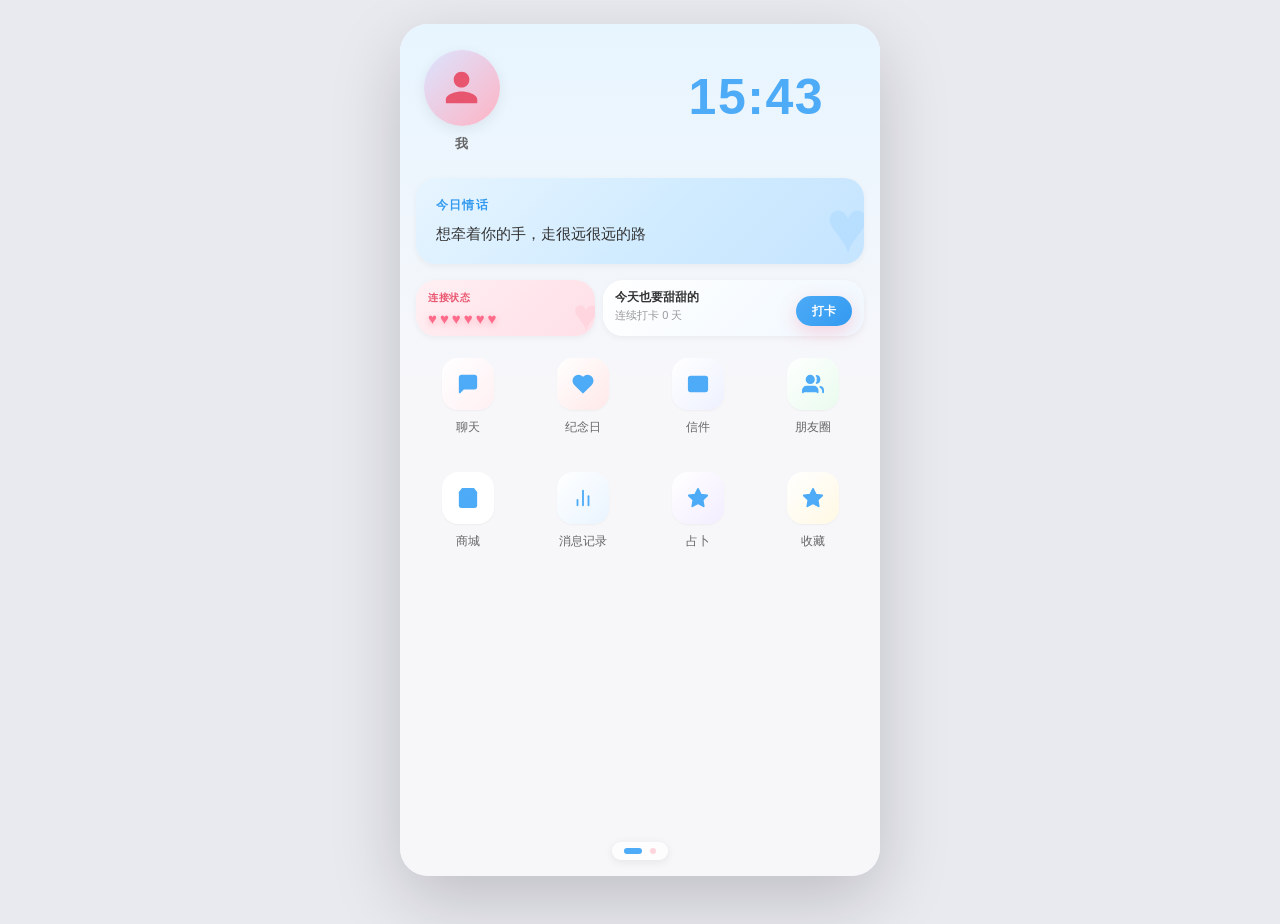
<file: index.html>
<!DOCTYPE html>
<html lang="zh-CN">
<head>
    <meta charset="UTF-8">
    <meta name="viewport" content="width=device-width, initial-scale=1.0, maximum-scale=1.0, user-scalable=no">
    <title>XIAO</title>
    <link rel="stylesheet" href="css/styles.css">
    <script>
window.addEventListener('error', function(e) {
    var msg = '【错误】\n'
        + '消息：' + (e.message || '') + '\n'
        + '文件：' + (e.filename || '') + '\n'
        + '行号：' + (e.lineno || '');
    alert(msg);
});
window.addEventListener('unhandledrejection', function(e) {
    alert('【Promise 错误】\n' + (e.reason && e.reason.message ? e.reason.message : e.reason));
});
</script>
</head>
<body>
    <div class="app" id="app" data-app-version="1.0.0">

        <!-- ============================================================ -->
        <!-- ==================== 首页（两页翻动） ======================== -->
        <!-- ============================================================ -->
        <div class="screen screen-home active" id="screen-home" data-screen="home" data-active-page="1">

            <!-- 首页翻页容器 -->
            <div class="home-pages" id="home-pages" data-current-page="1">

                <!-- ==================== 第一页 ==================== -->
                <section class="home-page home-page-1" id="home-page-1" data-page="1" data-page-name="main">

                    <!-- TA 与我 头像区 -->
                    <div class="avatar-section" id="avatar-section">
    <div class="avatar avatar-me" id="avatar-me" data-user="me" role="button" tabindex="0" aria-label="点击修改我的头像">
        <div class="avatar-circle avatar-circle-me" id="avatar-circle-me">
            <svg class="avatar-svg" viewBox="0 0 24 24" aria-hidden="true" focusable="false">
                <path d="M12 12c2.21 0 4-1.79 4-4s-1.79-4-4-4-4 1.79-4 4 1.79 4 4 4zm0 2c-2.67 0-8 1.34-8 4v2h16v-2c0-2.66-5.33-4-8-4z"/>
            </svg>
        </div>
        <span class="avatar-label avatar-label-me" id="avatar-label-me" role="button" tabindex="0" aria-label="点击修改昵称">我</span>
    </div>
    <div class="avatar-time" id="avatar-time">--:--</div>
                    </div>

                    <!-- 情话与备忘卡片 -->
                    <div class="cards cards-home" id="cards-home">
    <div class="card card-love" id="card-love">
        <div class="card-label card-label-love" id="card-label-love">今日情话</div>
        <div class="card-text card-text-love" id="daily-love-text" data-editable="false">你是我藏在心里的欢喜</div>
    </div>
</div>

<!-- 连接状态 + 打卡 并排 -->
<div class="connection-checkin-row">
    <div class="card card-connection" id="card-connection">
        <div class="card-label card-label-connection" id="card-label-connection">连接状态</div>
        <div class="connection-hearts" id="connection-hearts"></div>
    </div>

    <div class="checkin-card" id="checkin-card">
        <div class="checkin-info" id="checkin-info">
            <div class="checkin-title" id="checkin-title">今天也要甜甜的</div>
            <div class="checkin-sub" id="checkin-days">连续打卡 1 天</div>
        </div>
        <button class="checkin-btn" id="btn-checkin" data-action="checkin" aria-label="打卡">打卡</button>
    </div>
</div>

                    <!-- 功能网格菜单（第一页） -->
                    <nav class="grid-menu grid-menu-1" id="grid-menu-1" aria-label="功能菜单">
    <button class="grid-item grid-item-chat" id="grid-chat" data-nav="chat-list" data-action="nav-chat-list" aria-label="聊天">
        <span class="grid-icon" aria-hidden="true">
            <svg viewBox="0 0 24 24" fill="none" stroke="currentColor" stroke-width="2" stroke-linecap="round" stroke-linejoin="round" focusable="false">
                <path d="M21 15a2 2 0 0 1-2 2H7l-4 4V5a2 2 0 0 1 2-2h14a2 2 0 0 1 2 2z"></path>
            </svg>
        </span>
        <span class="grid-label" id="grid-label-chat">聊天</span>
    </button>
    <button class="grid-item grid-item-anniversary" id="grid-anniversary" data-modal="modal-anniversary" data-action="open-anniversary" aria-label="纪念日">
        <span class="grid-icon" aria-hidden="true">
            <svg viewBox="0 0 24 24" fill="none" stroke="currentColor" stroke-width="2" stroke-linecap="round" stroke-linejoin="round" focusable="false">
                <path d="M20.84 4.61a5.5 5.5 0 0 0-7.78 0L12 5.67l-1.06-1.06a5.5 5.5 0 0 0-7.78 7.78l1.06 1.06L12 21.23l7.78-7.78 1.06-1.06a5.5 5.5 0 0 0 0-7.78z"></path>
            </svg>
        </span>
        <span class="grid-label" id="grid-label-anniversary">纪念日</span>
    </button>
    <button class="grid-item grid-item-letter" id="grid-letter" data-nav="letters" data-action="nav-letters" aria-label="信件">
        <span class="grid-icon" aria-hidden="true">
            <svg viewBox="0 0 24 24" fill="none" stroke="currentColor" stroke-width="2" stroke-linecap="round" stroke-linejoin="round" focusable="false">
                <path d="M4 4h16c1.1 0 2 .9 2 2v12c0 1.1-.9 2-2 2H4c-1.1 0-2-.9-2-2V6c0-1.1.9-2 2-2z"/>
                <polyline points="22,6 12,13 2,6"/>
            </svg>
        </span>
        <span class="grid-label" id="grid-label-letter">信件</span>
    </button>
    <button class="grid-item grid-item-moments" id="grid-moments" data-nav="moments" data-action="nav-moments" aria-label="朋友圈">
        <span class="grid-icon" aria-hidden="true">
            <svg viewBox="0 0 24 24" fill="none" stroke="currentColor" stroke-width="2" stroke-linecap="round" stroke-linejoin="round" focusable="false">
                <path d="M17 21v-2a4 4 0 0 0-4-4H5a4 4 0 0 0-4 4v2"></path>
                <circle cx="9" cy="7" r="4"></circle>
                <path d="M23 21v-2a4 4 0 0 0-3-3.87"></path>
                <path d="M16 3.13a4 4 0 0 1 0 7.75"></path>
            </svg>
        </span>
        <span class="grid-label" id="grid-label-moments">朋友圈</span>
    </button>
    <button class="grid-item grid-item-shop" id="grid-shop" data-nav="shop" data-action="nav-shop" aria-label="商城">
        <span class="grid-icon" aria-hidden="true">
            <svg viewBox="0 0 24 24" fill="none" stroke="currentColor" stroke-width="2" stroke-linecap="round" stroke-linejoin="round" focusable="false">
                <path d="M6 2 3 6v14a2 2 0 0 0 2 2h14a2 2 0 0 0 2-2V6l-3-4z"/>
                <line x1="3" y1="6" x2="21" y2="6"/>
                <path d="M16 10a4 4 0 0 1-8 0"/>
            </svg>
        </span>
        <span class="grid-label" id="grid-label-shop">商城</span>
    </button>
    <button class="grid-item grid-item-message-stats" id="grid-message-stats" data-nav="message-stats" data-action="nav-message-stats" aria-label="消息记录">
        <span class="grid-icon" aria-hidden="true">
            <svg viewBox="0 0 24 24" fill="none" stroke="currentColor" stroke-width="2" stroke-linecap="round" stroke-linejoin="round" focusable="false">
                <line x1="18" y1="20" x2="18" y2="10"></line>
                <line x1="12" y1="20" x2="12" y2="4"></line>
                <line x1="6" y1="20" x2="6" y2="14"></line>
            </svg>
        </span>
        <span class="grid-label" id="grid-label-message-stats">消息记录</span>
    </button>
    <button class="grid-item grid-item-divine" id="grid-divine" data-nav="divine" data-action="nav-divine" aria-label="占卜">
        <span class="grid-icon" aria-hidden="true">
            <svg viewBox="0 0 24 24" fill="none" stroke="currentColor" stroke-width="2" stroke-linecap="round" stroke-linejoin="round" focusable="false">
                <polygon points="12 2 15.09 8.26 22 9.27 17 14.14 18.18 21.02 12 17.77 5.82 21.02 7 14.14 2 9.27 8.91 8.26 12 2"></polygon>
            </svg>
        </span>
        <span class="grid-label" id="grid-label-divine">占卜</span>
    </button>
    <button class="grid-item grid-item-favorites" id="grid-favorites" data-nav="favorites" data-action="nav-favorites" aria-label="收藏">
        <span class="grid-icon" aria-hidden="true">
            <svg viewBox="0 0 24 24" fill="none" stroke="currentColor" stroke-width="2" stroke-linecap="round" stroke-linejoin="round" focusable="false">
                <polygon points="12 2 15.09 8.26 22 9.27 17 14.14 18.18 21.02 12 17.77 5.82 21.02 7 14.14 2 9.27 8.91 8.26 12 2"></polygon>
            </svg>
        </span>
        <span class="grid-label" id="grid-label-favorites">收藏</span>
    </button>
</nav>

                </section>

                <!-- ==================== 第二页 ==================== -->
                <section class="home-page home-page-2" id="home-page-2" data-page="2" data-page-name="tools">

                    <!-- 音乐播放器卡片 -->
                    <div class="music-player-card" id="home-music-player">
                        <div class="music-player-top">
                            <div class="music-player-icon" id="home-music-icon" aria-hidden="true">♪</div>
                            <div class="music-player-info">
                                <div class="music-player-title" id="home-music-title">未在播放</div>
                                <div class="music-player-sub" id="home-music-sub">选择一首歌开始</div>
                            </div>
                        </div>
                        <div class="music-progress" id="home-music-progress-wrap">
                            <div class="music-progress-bar" id="home-music-progress" style="width: 0%;"></div>
                        </div>
                        <div class="music-time-row">
                            <span class="music-current-time" id="home-music-current-time">00:00</span>
                            <span class="music-total-time" id="home-music-total-time">00:00</span>
                        </div>
                        <div class="music-controls" id="home-music-controls">
                            <button class="music-control-btn" id="btn-home-music-prev" data-action="music-prev" aria-label="上一首">⏮</button>
                            <button class="music-play-btn" id="btn-home-music-play" data-action="music-play" aria-label="播放或暂停">▶</button>
                            <button class="music-control-btn" id="btn-home-music-next" data-action="music-next" aria-label="下一首">⏭</button>
                        </div>
                    </div>

                    <!-- 功能网格菜单（第二页） -->
                    <nav class="grid-menu grid-menu-2" id="grid-menu-2" aria-label="工具菜单">
                        <button class="grid-item grid-item-music" id="grid-music" data-nav="music" data-action="nav-music" aria-label="音乐">
                            <span class="grid-icon" aria-hidden="true">
                                <svg viewBox="0 0 24 24" fill="none" stroke="currentColor" stroke-width="2" stroke-linecap="round" stroke-linejoin="round" focusable="false">
                                    <path d="M9 18V5l12-2v13"></path>
                                    <circle cx="6" cy="18" r="3"></circle>
                                    <circle cx="18" cy="16" r="3"></circle>
                                </svg>
                            </span>
                            <span class="grid-label" id="grid-label-music">音乐</span>
                        </button>
                        <button class="grid-item grid-item-questions" id="grid-questions" data-nav="questions" data-action="nav-questions" aria-label="提问">
                            <span class="grid-icon" aria-hidden="true">
                                <svg viewBox="0 0 24 24" fill="none" stroke="currentColor" stroke-width="2" stroke-linecap="round" stroke-linejoin="round" focusable="false">
                                    <circle cx="12" cy="12" r="10"></circle>
                                    <path d="M9.09 9a3 3 0 0 1 5.83 1c0 2-3 3-3 3"></path>
                                    <line x1="12" y1="17" x2="12.01" y2="17"></line>
                                </svg>
                            </span>
                            <span class="grid-label" id="grid-label-questions">提问</span>
                        </button>
                        <button class="grid-item grid-item-period-2" id="grid-period-2" data-nav="period" data-action="nav-period" aria-label="经期记录">
                            <span class="grid-icon" aria-hidden="true">
                                <svg viewBox="0 0 24 24" fill="none" stroke="currentColor" stroke-width="2" stroke-linecap="round" stroke-linejoin="round" focusable="false">
                                    <rect x="3" y="4" width="18" height="18" rx="2" ry="2"></rect>
                                    <line x1="16" y1="2" x2="16" y2="6"></line>
                                    <line x1="8" y1="2" x2="8" y2="6"></line>
                                    <line x1="3" y1="10" x2="21" y2="10"></line>
                                </svg>
                            </span>
                            <span class="grid-label" id="grid-label-period-2">经期记录</span>
                        </button>
                        <button class="grid-item grid-item-settings" id="grid-settings" data-nav="settings" data-action="nav-settings" aria-label="设置">
                            <span class="grid-icon" aria-hidden="true">
                                <svg viewBox="0 0 24 24" fill="none" stroke="currentColor" stroke-width="2" stroke-linecap="round" stroke-linejoin="round" focusable="false">
                                    <circle cx="12" cy="12" r="3"></circle>
                                    <path d="M19.4 15a1.65 1.65 0 0 0 .33 1.82l.06.06a2 2 0 0 1 0 2.83 2 2 0 0 1-2.83 0l-.06-.06a1.65 1.65 0 0 0-1.82-.33 1.65 1.65 0 0 0-1 1.51V21a2 2 0 0 1-2 2 2 2 0 0 1-2-2v-.09A1.65 1.65 0 0 0 9 19.4a1.65 1.65 0 0 0-1.82.33l-.06.06a2 2 0 0 1-2.83 0 2 2 0 0 1 0-2.83l.06-.06a1.65 1.65 0 0 0 .33-1.82 1.65 1.65 0 0 0-1.51-1H3a2 2 0 0 1-2-2 2 2 0 0 1 2-2h.09A1.65 1.65 0 0 0 4.6 9a1.65 1.65 0 0 0-.33-1.82l-.06-.06a2 2 0 0 1 0-2.83 2 2 0 0 1 2.83 0l.06.06a1.65 1.65 0 0 0 1.82.33H9a1.65 1.65 0 0 0 1-1.51V3a2 2 0 0 1 2-2 2 2 0 0 1 2 2v.09a1.65 1.65 0 0 0 1 1.51 1.65 1.65 0 0 0 1.82-.33l.06-.06a2 2 0 0 1 2.83 0 2 2 0 0 1 0 2.83l-.06.06a1.65 1.65 0 0 0-.33 1.82V9a1.65 1.65 0 0 0 1.51 1H21a2 2 0 0 1 2 2 2 2 0 0 1-2 2h-.09a1.65 1.65 0 0 0-1.51 1z"></path>
                                </svg>
                            </span>
                            <span class="grid-label" id="grid-label-settings">设置</span>
                        </button>
                        <button class="grid-item grid-item-water" id="grid-water" data-nav="water" data-action="nav-water" aria-label="喝水">
                            <span class="grid-icon" aria-hidden="true">
                                <svg viewBox="0 0 24 24" fill="none" stroke="currentColor" stroke-width="2" stroke-linecap="round" stroke-linejoin="round" focusable="false">
                                    <path d="M12 2.69l5.66 5.66a8 8 0 1 1-11.31 0z"/>
                                </svg>
                            </span>
                            <span class="grid-label" id="grid-label-water">喝水</span>
                        </button>
                    </nav>

                    <!-- 经期状态卡片 -->
                    <div class="period-card-home" id="period-card-home" data-nav="period" data-action="nav-period">
                        <div class="period-card-home-title" id="period-card-home-title">经期</div>
                        <div class="period-card-home-sub" id="home-period-status">未记录</div>
                    </div>

                    <!-- 今日备忘与心情 -->
                    <div class="two-cards" id="two-cards">
                        <div class="two-card two-card-memo" id="two-card-memo" data-action="edit-daily-memo">
                            <div class="two-card-label" id="two-card-label-memo">今日备忘</div>
                            <div class="two-card-text two-card-placeholder" id="home-memo-text">点这里记一句话</div>
                        </div>
                        <div class="two-card two-card-mood" id="two-card-mood" data-action="edit-mood">
                            <div class="two-card-label" id="two-card-label-mood">今天的心情</div>
                            <div class="two-card-text two-card-placeholder" id="home-mood-text">点一下选心情</div>
                        </div>
                    </div>

                </section>

            </div>

            <!-- 开发测试：模拟来电按钮 -->
            <button class="dev-btn" id="btn-simulate-incoming" data-action="simulate-incoming-call" aria-label="模拟来电">模拟来电</button>

        </div>

        <!-- ============================================================ -->
        <!-- ==================== 聊天列表页面 ============================ -->
        <!-- ============================================================ -->
        <div class="screen screen-chat-list" id="screen-chat-list" data-screen="chat-list">

            <header class="header header-chat-list" id="header-chat-list">
                <button class="header-icon" id="btn-chat-list-back" data-nav="home" aria-label="返回首页">←</button>
                <h1 class="header-title" id="chat-list-title">消息</h1>
                 <div class="header-actions">
                <button class="header-icon" id="btn-chat-list-search" data-action="search-chat" aria-label="搜索聊天">
    <svg viewBox="0 0 24 24" fill="none" stroke="currentColor" stroke-width="2" stroke-linecap="round" stroke-linejoin="round">
        <circle cx="11" cy="11" r="8"/>
        <line x1="21" y1="21" x2="16.65" y2="16.65"/>
    </svg>
</button>
<button class="header-icon" id="btn-chat-list-add" data-action="manage-characters" aria-label="管理梦角">
    <svg viewBox="0 0 24 24" fill="none" stroke="currentColor" stroke-width="2" stroke-linecap="round" stroke-linejoin="round">
        <path d="M17 21v-2a4 4 0 0 0-4-4H5a4 4 0 0 0-4 4v2"/>
        <circle cx="9" cy="7" r="4"/>
        <path d="M23 21v-2a4 4 0 0 0-3-3.87"/>
        <path d="M16 3.13a4 4 0 0 1 0 7.75"/>
    </svg>
</button>
            </div>
        </header>

            <div class="chat-list" id="chat-list-container" data-list-type="chat">
                <button class="list-item list-item-ta" id="chat-list-item-ta" data-chat-id="ta" data-nav="chat" aria-label="与 TA 的聊天">
                    <div class="list-avatar" id="chat-list-avatar-ta">
                        <svg viewBox="0 0 24 24" aria-hidden="true" focusable="false">
                            <path d="M12 12c2.21 0 4-1.79 4-4s-1.79-4-4-4-4 1.79-4 4 1.79 4 4 4zm0 2c-2.67 0-8 1.34-8 4v2h16v-2c0-2.66-5.33-4-8-4z"/>
                        </svg>
                    </div>
                    <div class="list-info" id="chat-list-info-ta">
                        <div class="list-name" id="chat-list-name-ta">TA</div>
                        <div class="list-msg" id="chat-list-last-msg">还没有对话哦</div>
                    </div>
                    <div class="list-meta" id="chat-list-meta-ta">
                        <span class="list-time" id="chat-list-time-ta"></span>
                        <span class="list-unread" id="chat-list-unread-ta"></span>
                    </div>
                </button>
            </div>

        </div>

        <!-- ============================================================ -->
        <!-- ==================== 聊天页面 ================================ -->
        <!-- ============================================================ -->
        <div class="screen screen-chat" id="screen-chat" data-screen="chat" data-chat-with="ta">

            <header class="chat-header" id="chat-header">
                <div class="chat-header-left" id="chat-header-left">
                    <button class="header-icon" id="btn-chat-back" data-nav="chat-list" aria-label="返回消息列表">←</button>
                    <div class="chat-header-avatar" id="chat-header-avatar">
                        <svg viewBox="0 0 24 24" aria-hidden="true" focusable="false">
                            <path d="M12 12c2.21 0 4-1.79 4-4s-1.79-4-4-4-4 1.79-4 4 1.79 4 4 4zm0 2c-2.67 0-8 1.34-8 4v2h16v-2c0-2.66-5.33-4-8-4z"/>
                        </svg>
                    </div>
                    <div class="chat-header-name" id="chat-header-name">TA</div>
                </div>
                <div class="chat-header-right" id="chat-header-right">
                    <button class="header-icon" id="btn-chat-call" data-action="start-call" aria-label="语音通话">
                        <svg viewBox="0 0 24 24" fill="none" stroke="currentColor" stroke-width="2" stroke-linecap="round" stroke-linejoin="round" aria-hidden="true" focusable="false">
                            <path d="M22 16.92v3a2 2 0 0 1-2.18 2 19.79 19.79 0 0 1-8.63-3.07 19.5 19.5 0 0 1-6-6 19.79 19.79 0 0 1-3.07-8.67A2 2 0 0 1 4.11 2h3a2 2 0 0 1 2 1.72 12.84 12.84 0 0 0 .7 2.81 2 2 0 0 1-.45 2.11L8.09 9.91a16 16 0 0 0 6 6l1.27-1.27a2 2 0 0 1 2.11-.45 12.84 12.84 0 0 0 2.81.7A2 2 0 0 1 22 16.92z"></path>
                        </svg>
                    </button>
                    <button class="header-icon" id="btn-chat-more" data-nav="chat-info" aria-label="聊天信息">⋯</button>
                </div>
            </header>

            <!-- 消息列表容器（空白状态，后续由 JS 渲染消息） -->
            <div class="chat-body" id="chat-message-list" data-message-list="empty">
                <div class="chat-empty" id="chat-empty-state">
                    <div class="chat-heart" id="chat-heart-icon" aria-hidden="true">♥</div>
                    <div class="chat-hint" id="chat-hint-text">还没有聊天哦，快来增加感情吧</div>
                </div>
            </div>

            <!-- 输入区 -->
            <footer class="chat-footer" id="chat-footer">
                <input type="text" class="chat-input" id="chat-input" name="chat-message" placeholder="" autocomplete="off" aria-label="输入消息">
                <button class="chat-footer-btn" id="btn-chat-emoji" data-action="toggle-emoji-picker" aria-label="表情">
    <svg viewBox="0 0 24 24" fill="none" stroke="currentColor" stroke-width="2" stroke-linecap="round" stroke-linejoin="round">
        <circle cx="12" cy="12" r="10"/>
        <path d="M8 14s1.5 2 4 2 4-2 4-2"/>
        <line x1="9" y1="9" x2="9.01" y2="9"/>
        <line x1="15" y1="9" x2="15.01" y2="9"/>
    </svg>
</button>
                <button class="chat-footer-btn" id="btn-chat-plus" data-action="toggle-more-panel" aria-label="更多功能">+</button>
            </footer>

        </div>

        <!-- ============================================================ -->
        <!-- ==================== 聊天信息页面 ============================ -->
        <!-- ============================================================ -->
        <div class="screen screen-chat-info" id="screen-chat-info" data-screen="chat-info" data-chat-with="ta">

            <header class="header header-chat-info" id="header-chat-info">
                <button class="header-icon" id="btn-chat-info-back" data-nav="chat" aria-label="返回聊天">←</button>
                <h1 class="header-title" id="chat-info-title">聊天信息</h1>
                <button class="header-icon" id="btn-chat-info-close" data-action="close-chat-info" aria-label="关闭聊天信息">✕</button>
            </header>

            <div class="info-body" id="chat-info-body">

                <!-- TA 信息入口 -->
                <section class="info-section info-section-profile" id="info-section-profile">
                    <button class="info-row info-row-profile" id="info-row-profile" data-nav="chat" data-action="view-ta-profile" aria-label="查看 TA 资料">
                        <div class="info-row-left">
                            <div class="info-row-avatar" id="info-row-avatar">
                                <svg viewBox="0 0 24 24" aria-hidden="true" focusable="false">
                                    <path d="M12 12c2.21 0 4-1.79 4-4s-1.79-4-4-4-4 1.79-4 4 1.79 4 4 4zm0 2c-2.67 0-8 1.34-8 4v2h16v-2c0-2.66-5.33-4-8-4z"/>
                                </svg>
                            </div>
                            <span class="info-row-name" id="info-row-name">TA</span>
                        </div>
                        <span class="info-row-arrow" aria-hidden="true">›</span>
                    </button>
                </section>

                <!-- 发起群聊 -->
                <section class="info-section info-section-group" id="info-section-group">
                    <button class="info-row info-row-group" id="info-row-group" data-modal="modal-group-chat" data-action="open-group-chat" aria-label="发起群聊">
                        <div class="info-row-left">
                            <span class="info-row-plus" aria-hidden="true">+</span>
                            <span class="info-row-label" id="info-row-label-group">发起群聊</span>
                        </div>
                        <span class="info-row-arrow" aria-hidden="true">›</span>
                    </button>
                </section>

                <!-- 外观设置 -->
                <section class="info-section info-section-appearance" id="info-section-appearance">
                    <button class="info-row info-row-bg" id="info-row-bg" data-modal="modal-bg" data-action="open-bg-settings" aria-label="聊天背景">
                        <span class="info-row-label" id="info-row-label-bg">背景</span>
                        <span class="info-row-arrow" aria-hidden="true">›</span>
                    </button>
                    <button class="info-row info-row-bubble" id="info-row-bubble" data-modal="modal-bubble" data-action="open-bubble-settings" aria-label="气泡设置">
                        <span class="info-row-label" id="info-row-label-bubble">气泡</span>
                        <span class="info-row-value" id="info-row-value-bubble">14px <span class="info-row-arrow" aria-hidden="true">›</span></span>
                    </button>
                    <button class="info-row info-row-text" id="info-row-text" data-modal="modal-text" data-action="open-text-settings" aria-label="文字设置">
                        <span class="info-row-label" id="info-row-label-text">文字</span>
                        <span class="info-row-value" id="info-row-value-text">14px <span class="info-row-arrow" aria-hidden="true">›</span></span>
                    </button>
                    <button class="info-row info-row-avatar-settings" id="info-row-avatar-settings" data-modal="modal-avatar" data-action="open-avatar-settings" aria-label="头像设置">
                        <span class="info-row-label" id="info-row-label-avatar">头像</span>
                        <span class="info-row-value" id="info-row-value-avatar">圆形 · 38px <span class="info-row-arrow" aria-hidden="true">›</span></span>
                    </button>
                    <button class="info-row info-row-timestamp" id="info-row-timestamp" data-modal="modal-timestamp" data-action="open-timestamp-settings" aria-label="时间戳与已读">
                        <span class="info-row-label" id="info-row-label-timestamp">时间戳 / 已读</span>
                        <span class="info-row-value" id="info-row-value-timestamp">时间戳 · 未读 <span class="info-row-arrow" aria-hidden="true">›</span></span>
                    </button>
                </section>

                <!-- 数据 -->
                <section class="info-section info-section-data" id="info-section-data">
                    <button class="info-row info-row-data" id="info-row-data" data-modal="modal-data" data-action="open-chat-data" aria-label="聊天数据">
                        <span class="info-row-label" id="info-row-label-data">数据</span>
                        <span class="info-row-arrow" aria-hidden="true">›</span>
                    </button>
                </section>

            </div>

        </div>

        <!-- ============================================================ -->
        <!-- ==================== 纪念日弹窗 ============================== -->
        <!-- ============================================================ -->
        <div class="modal-overlay" id="modal-anniversary" data-modal-id="anniversary" data-modal-type="anniversary" role="dialog" aria-modal="true" aria-labelledby="modal-anniversary-title">
    <div class="modal modal-anniversary" id="modal-anniversary-content">
        <div class="modal-header" id="modal-anniversary-header">
            <h2 class="modal-title" id="modal-anniversary-title">纪念日</h2>
            <button class="modal-close" data-action="close-modal" aria-label="关闭">✕</button>
        </div>
        <div class="anniversary-list" id="anniversary-list"></div>
        <button class="anniversary-add" id="btn-add-anniversary" data-action="add-anniversary" aria-label="添加纪念日">+ 添加纪念日</button>
    </div>
        </div>

        <!-- ============================================================ -->
        <!-- ==================== 信件页面 ================================ -->
        <!-- ============================================================ -->
        <div class="screen screen-letters" id="screen-letters" data-screen="letters">

            <header class="header header-letters" id="header-letters">
                <button class="header-icon" id="btn-letters-back" data-nav="home" aria-label="返回首页">←</button>
                <h1 class="header-title" id="letters-title">❤️信件❤️</h1>
                <span class="header-icon header-icon-placeholder" aria-hidden="true"></span>
            </header>

            <div class="letter-tabs" id="letter-tabs" role="tablist" aria-label="信件分类">
                <button class="letter-tab active" id="letter-tab-sent" role="tab" data-letter-tab="sent" aria-selected="true" aria-controls="letter-content" tabindex="0">✈ 寄出的信</button>
                <button class="letter-tab" id="letter-tab-received" role="tab" data-letter-tab="received" aria-selected="false" aria-controls="letter-content" tabindex="-1">📥 收到的信</button>
                <button class="letter-tab" id="letter-tab-time" role="tab" data-letter-tab="time" aria-selected="false" aria-controls="letter-content" tabindex="-1">🌐 时空来信</button>
            </div>

            <div class="letter-body" id="letter-content" role="tabpanel">
                <div class="letter-icon" id="letter-icon" aria-hidden="true">✉</div>
                <div class="letter-hint" id="letter-hint">还没有寄出任何信件</div>
                <div class="letter-sub" id="letter-sub">提笔写下心意，寄送给Ta吧~</div>
            </div>

            <div class="letter-footer" id="letter-footer">
                <button class="letter-btn primary" id="btn-write-letter" data-action="write-letter" aria-label="提笔写信">✏ 提笔写信</button>
                <button class="letter-btn secondary" id="btn-close-letters" data-nav="home" aria-label="关闭信件页面">关闭</button>
            </div>

        </div>

        <!-- ============================================================ -->
        <!-- ==================== 朋友圈页面 ============================== -->
        <!-- ============================================================ -->
        <div class="screen screen-moments" id="screen-moments" data-screen="moments">

            <header class="header header-moments" id="header-moments">
                <button class="header-icon" id="btn-moments-back" data-nav="home" aria-label="返回首页">←</button>
                <h1 class="header-title" id="moments-title">朋友圈</h1>
                <div class="header-actions" id="moments-header-actions">
                    <button class="header-icon" id="btn-moments-visitors" data-action="view-visitors" aria-label="查看访问记录">🔔</button>
                    <button class="header-icon" id="btn-moments-post" data-action="post-moment" aria-label="发朋友圈">+</button>
                </div>
            </header>

            <div class="moments-bg" id="moments-bg" data-action="change-moments-bg" aria-label="更换朋友圈背景">
                <div class="moments-bg-avatar" id="moments-bg-avatar">
                    <svg viewBox="0 0 24 24" aria-hidden="true" focusable="false">
                        <path d="M12 12c2.21 0 4-1.79 4-4s-1.79-4-4-4-4 1.79-4 4 1.79 4 4 4zm0 2c-2.67 0-8 1.34-8 4v2h16v-2c0-2.66-5.33-4-8-4z"/>
                    </svg>
                </div>
                <div class="moments-bg-name" id="moments-bg-name">我</div>
            </div>

            <div class="moments-feed" id="moments-feed">
                <div class="moments-empty" id="moments-empty">还没有动态</div>
                <!-- 动态列表由 JS 动态渲染 -->
            </div>

        </div>

        <!-- ============================================================ -->
        <!-- ==================== 经期记录页面 ============================ -->
        <!-- ============================================================ -->
        <div class="screen screen-period" id="screen-period" data-screen="period">

            <header class="header header-period" id="header-period">
                <button class="header-icon" id="btn-period-back" data-nav="home" aria-label="返回首页">←</button>
                <h1 class="header-title" id="period-title">经期记录</h1>
                <div class="header-actions" id="period-header-actions">
                    <button class="header-icon" id="btn-period-notifications" data-action="period-notifications" aria-label="经期通知">🔔</button>
                    <button class="header-icon" id="btn-period-settings" data-action="period-settings" aria-label="经期设置">⚙</button>
                </div>
            </header>

            <div class="period-body" id="period-body">

                <!-- 记录卡片 -->
                <section class="period-card period-card-record" id="period-card-record">
                    <div class="period-ring" id="period-ring" aria-hidden="true">
                        <div class="period-ring-line" id="period-ring-line"></div>
                    </div>
                    <div class="period-row" id="period-row-status">
                        <div class="period-icon" id="period-icon-status">
                            <svg viewBox="0 0 24 24" aria-hidden="true" focusable="false">
                                <path d="M12 2C8 2 5 5 5 9c0 5 7 13 7 13s7-8 7-13c0-4-3-7-7-7z"/>
                            </svg>
                        </div>
                        <div class="period-info" id="period-info-status">
                            <div class="period-info-title" id="period-info-title">暂无记录</div>
                            <div class="period-info-sub" id="period-info-sub">点下方按钮标记本次经期开始</div>
                        </div>
                    </div>
                    <div class="period-btns" id="period-btns">
                        <button class="period-btn pink" id="btn-mark-period-start" data-action="mark-period-start" aria-label="标记今天开始">标记今天开始</button>
                        <button class="period-btn white" id="btn-record-today" data-action="record-today" aria-label="记录今天">记录今天</button>
                    </div>
                </section>

                <!-- 日历卡片 -->
                <section class="period-card period-card-calendar" id="period-card-calendar">
                    <div class="calendar-nav" id="calendar-nav">
                        <button class="calendar-nav-btn" id="btn-calendar-prev" data-action="calendar-prev" aria-label="上个月">‹</button>
                        <div class="calendar-nav-title" id="calendar-title">2026 年 9 月</div>
                        <button class="calendar-nav-btn" id="btn-calendar-next" data-action="calendar-next" aria-label="下个月">›</button>
                    </div>
                    <div class="period-legend" id="period-legend">
                        <div class="legend-item" id="legend-period"><span class="legend-dot pink" aria-hidden="true"></span> 经期</div>
                        <div class="legend-item" id="legend-predicted"><span class="legend-dot dashed" aria-hidden="true"></span> 预测</div>
                        <div class="legend-item" id="legend-ovulation"><span class="legend-dot yellow" aria-hidden="true"></span> 排卵期</div>
                    </div>
                    <div class="calendar" id="period-calendar">
                        <div class="calendar-header" aria-hidden="true">日</div>
                        <div class="calendar-header" aria-hidden="true">一</div>
                        <div class="calendar-header" aria-hidden="true">二</div>
                        <div class="calendar-header" aria-hidden="true">三</div>
                        <div class="calendar-header" aria-hidden="true">四</div>
                        <div class="calendar-header" aria-hidden="true">五</div>
                        <div class="calendar-header" aria-hidden="true">六</div>
                        <div class="calendar-day calendar-day-empty"></div>
                        <div class="calendar-day calendar-day-empty"></div>
                        <div class="calendar-day" data-date="2026-09-01">1</div>
                        <div class="calendar-day" data-date="2026-09-02">2</div>
                        <div class="calendar-day" data-date="2026-09-03">3</div>
                        <div class="calendar-day" data-date="2026-09-04">4</div>
                        <div class="calendar-day" data-date="2026-09-05">5</div>
                        <div class="calendar-day" data-date="2026-09-06">6</div>
                        <div class="calendar-day" data-date="2026-09-07">7</div>
                        <div class="calendar-day" data-date="2026-09-08">8</div>
                        <div class="calendar-day" data-date="2026-09-09">9</div>
                        <div class="calendar-day" data-date="2026-09-10">10</div>
                        <div class="calendar-day" data-date="2026-09-11">11</div>
                        <div class="calendar-day" data-date="2026-09-12">12</div>
                        <div class="calendar-day" data-date="2026-09-13">13</div>
                        <div class="calendar-day" data-date="2026-09-14">14</div>
                        <div class="calendar-day" data-date="2026-09-15">15</div>
                        <div class="calendar-day today" data-date="2026-09-16">16</div>
                        <div class="calendar-day" data-date="2026-09-17">17</div>
                        <div class="calendar-day" data-date="2026-09-18">18</div>
                        <div class="calendar-day" data-date="2026-09-19">19</div>
                        <div class="calendar-day" data-date="2026-09-20">20</div>
                        <div class="calendar-day" data-date="2026-09-21">21</div>
                        <div class="calendar-day" data-date="2026-09-22">22</div>
                        <div class="calendar-day" data-date="2026-09-23">23</div>
                        <div class="calendar-day" data-date="2026-09-24">24</div>
                        <div class="calendar-day" data-date="2026-09-25">25</div>
                        <div class="calendar-day" data-date="2026-09-26">26</div>
                        <div class="calendar-day" data-date="2026-09-27">27</div>
                        <div class="calendar-day" data-date="2026-09-28">28</div>
                        <div class="calendar-day" data-date="2026-09-29">29</div>
                        <div class="calendar-day" data-date="2026-09-30">30</div>
                        <div class="calendar-day calendar-day-empty"></div>
                        <div class="calendar-day calendar-day-empty"></div>
                        <div class="calendar-day calendar-day-empty"></div>
                    </div>
                </section>

                <!-- 历史记录 -->
                <section class="period-card period-card-history" id="period-card-history">
                    <h3 class="period-card-title" id="period-history-title">历史记录</h3>
                    <div class="period-history-list" id="period-history-list">
                        <div class="period-empty" id="period-history-empty">还没有记录，标记本次经期开始后会显示在这里</div>
                    </div>
                </section>

                <!-- 统计 -->
                <section class="period-card period-card-stats" id="period-card-stats">
                    <div class="period-card-header" id="period-stats-header">
                        <h3 class="period-card-title" id="period-stats-title">统计</h3>
                        <button class="period-report-btn" id="btn-monthly-report" data-action="monthly-report" aria-label="查看月度报告">月度报告</button>
                    </div>
                    <div class="period-stat-text" id="period-stat-text">继续记录几次经期后，这里会有周期洞察。</div>
                    <div class="period-stat-sub" id="period-stat-sub">暂无症状记录（长按日格可录入）</div>
                </section>

                <!-- 症状缓解建议 -->
                <section class="period-card period-card-relief" id="period-card-relief">
                    <h3 class="period-card-title" id="period-relief-title">症状缓解建议</h3>
                    <div class="period-stat-text" id="period-relief-text">记录症状后，这里会给针对性缓解建议。</div>
                </section>

                <!-- 健康小贴士 -->
                <section class="period-card period-card-tips" id="period-card-tips">
                    <h3 class="period-card-title" id="period-tips-title">健康小贴士</h3>
                    <div class="period-stat-text" id="period-tips-text">连续记录几次经期后，我可以帮你预测周期和排卵窗口。</div>
                    <div class="period-tip" id="period-tip-text">梦角 · 从今天开始记一点点，好吗？</div>
                </section>

            </div>

        </div>

        <!-- ============================================================ -->
        <!-- ==================== 消息记录页面 ============================ -->
        <!-- ============================================================ -->
        <div class="screen screen-message-stats" id="screen-message-stats" data-screen="message-stats">

            <header class="header header-message-stats" id="header-message-stats">
                <button class="header-icon" id="btn-message-stats-back" data-nav="home" aria-label="返回首页">←</button>
                <h1 class="header-title" id="message-stats-title">消息记录</h1>
                <span class="header-icon header-icon-placeholder" aria-hidden="true"></span>
            </header>

            <div class="message-stats-body" id="message-stats-body">

                <div class="stat-row" id="stat-row">
                    <div class="stat-card stat-card-my" id="stat-card-my">
                        <div class="stat-card-label" id="stat-label-my">我发送</div>
                        <div class="stat-card-value" id="stat-my-count">0</div>
                    </div>
                    <div class="stat-card stat-card-ta" id="stat-card-ta">
                        <div class="stat-card-label" id="stat-label-ta">TA 发送</div>
                        <div class="stat-card-value" id="stat-ta-count">0</div>
                    </div>
                </div>

                <div class="stat-block stat-block-my-top5" id="stat-block-my-top5">
                    <div class="stat-block-title" id="stat-title-my-top5">我的高频词 TOP 5</div>
                    <div class="stat-block-empty" id="stat-my-top5">暂无数据</div>
                </div>

                <div class="stat-block stat-block-ta-top5" id="stat-block-ta-top5">
                    <div class="stat-block-title" id="stat-title-ta-top5">TA 的高频词 TOP 5</div>
                    <div class="stat-block-empty" id="stat-ta-top5">暂无数据</div>
                </div>

                <div class="stat-block stat-block-recent7" id="stat-block-recent7">
                    <div class="stat-block-title" id="stat-title-recent7">最近 7 天</div>
                    <div class="stat-block-empty" id="stat-recent7">暂无数据</div>
                </div>

            </div>

        </div>

        <!-- ============================================================ -->
        <!-- ==================== 占卜页面 ================================ -->
        <!-- ============================================================ -->
        <div class="screen screen-divine" id="screen-divine" data-screen="divine">

            <header class="header header-divine" id="header-divine">
                <button class="header-icon" id="btn-divine-back" data-nav="home" aria-label="返回首页">←</button>
                <h1 class="header-title" id="divine-title">占卜</h1>
                <span class="header-icon header-icon-placeholder" aria-hidden="true"></span>
            </header>

            <div class="divine-body" id="divine-body">

                <div class="divine-options" id="divine-options">
                    <button class="divine-card active" id="divine-card-tarot" data-divine-type="tarot" aria-pressed="true" aria-label="塔罗牌">
                        <div class="divine-card-icon" id="divine-icon-tarot" aria-hidden="true">🔮</div>
                        <div class="divine-card-title" id="divine-title-tarot">塔罗牌</div>
                        <div class="divine-card-sub" id="divine-sub-tarot">78 张 · 正逆位</div>
                    </button>
                    <button class="divine-card" id="divine-card-lenormand" data-divine-type="lenormand" aria-pressed="false" aria-label="雷诺曼">
                        <div class="divine-card-icon" id="divine-icon-lenormand" aria-hidden="true">🌙</div>
                        <div class="divine-card-title" id="divine-title-lenormand">雷诺曼</div>
                        <div class="divine-card-sub" id="divine-sub-lenormand">36 张</div>
                    </button>
                </div>

                <div class="divine-input" id="divine-input-wrap">
                    <label class="divine-label" for="divine-question" id="divine-question-label">你想问什么？</label>
                    <textarea id="divine-question" name="divine-question" placeholder="输入你的问题..." rows="4" aria-label="输入占卜问题"></textarea>
                </div>

                <div class="divine-label divine-count-label" id="divine-count-label">选择牌数</div>
                <div class="divine-counts" id="divine-counts">
                    <button class="divine-count active" id="divine-count-1" data-divine-count="1" aria-pressed="true">1 张</button>
                    <button class="divine-count" id="divine-count-3" data-divine-count="3" aria-pressed="false">3 张</button>
                    <button class="divine-count" id="divine-count-7" data-divine-count="7" aria-pressed="false">7 张</button>
                </div>

                <button class="divine-btn" id="btn-start-divine" data-action="start-divine" aria-label="开始占卜">开始占卜</button>
                <div class="divine-note" id="divine-note">每次占卜都会重新洗牌打乱，结果随机。</div>

                <div class="divine-result" id="divine-result" hidden>
                    <!-- 占卜结果由 JS 动态渲染 -->
                </div>

            </div>

        </div>

        <!-- ============================================================ -->
        <!-- ==================== 收藏页面 ================================ -->
        <!-- ============================================================ -->
        <div class="screen screen-favorites" id="screen-favorites" data-screen="favorites">

            <header class="header header-favorites" id="header-favorites">
                <button class="header-icon" id="btn-favorites-back" data-nav="home" aria-label="返回首页">←</button>
                <h1 class="header-title" id="favorites-title">收藏</h1>
                <button class="header-action-text" id="btn-favorites-multi-select" data-action="toggle-fav-multi-select" aria-label="多选收藏">多选</button>
            </header>

            <div class="fav-tabs" id="fav-tabs" role="tablist" aria-label="收藏分类">
                <button class="fav-tab active" id="fav-tab-my" role="tab" data-fav-tab="my" aria-selected="true" tabindex="0">我的收藏</button>
                <button class="fav-tab" id="fav-tab-ta" role="tab" data-fav-tab="ta" aria-selected="false" tabindex="-1">TA 的收藏</button>
            </div>

            <div class="fav-list" id="fav-list" role="tabpanel">
                <div class="fav-empty" id="fav-empty">还没有收藏</div>
                <!-- 收藏列表由 JS 动态渲染 -->
            </div>

            <!-- 多选模式下底部操作栏 -->
            <div class="fav-multi-actions" id="fav-multi-actions" hidden>
                <button class="fav-multi-delete" id="btn-fav-delete" data-action="delete-selected-fav" aria-label="删除选中收藏">删除</button>
                <button class="fav-multi-cancel" id="btn-fav-cancel" data-action="cancel-fav-multi-select" aria-label="取消多选">取消</button>
            </div>

        </div>

        <!-- ============================================================ -->
        <!-- ==================== 音乐页面 ================================ -->
        <!-- ============================================================ -->
        <div class="screen screen-music" id="screen-music" data-screen="music">

            <header class="header header-music" id="header-music">
                <button class="header-icon" id="btn-music-back" data-nav="home" aria-label="返回首页">←</button>
                <h1 class="header-title" id="music-title">音乐</h1>
                <div class="header-actions" id="music-header-actions">
                    <button class="header-action-text" id="btn-music-batch-manage" data-action="music-batch-manage" aria-label="批量管理">批量管理</button>
                    <button class="header-icon" id="btn-music-add" data-action="add-music" aria-label="添加音乐">+</button>
                </div>
            </header>

            <div class="music-tabs" id="music-tabs" role="tablist" aria-label="音乐分类">
                <button class="music-tab active" id="music-tab-my-library" role="tab" data-music-tab="my-library" aria-selected="true" tabindex="0">我的音乐库</button>
                <button class="music-tab" id="music-tab-my-fav" role="tab" data-music-tab="my-fav" aria-selected="false" tabindex="-1">我的收藏</button>
                <button class="music-tab" id="music-tab-ta-fav" role="tab" data-music-tab="ta-fav" aria-selected="false" tabindex="-1">TA 的收藏</button>
            </div>

            <!-- 添加音乐输入区 -->
            <div class="music-add-input" id="music-add-input" hidden>
                <input type="text" id="music-url-input" name="music-url" placeholder="输入音乐链接" value="https://music.example.com/song.mp3" aria-label="输入音乐链接">
                <button id="btn-confirm-add-music" data-action="confirm-add-music" aria-label="确认添加音乐">添加</button>
            </div>

            <!-- 音乐库列表 -->
            <div class="music-library" id="music-library" role="tabpanel">
                <div class="music-empty" id="music-empty">还没有音乐</div>
                <!-- 音乐列表由 JS 动态渲染 -->
            </div>

            <!-- 歌单区域 -->
            <div class="music-playlist" id="music-playlist">
                <div class="music-playlist-title" id="music-playlist-title">我的歌单</div>
                <div class="music-playlist-items" id="music-playlist-items">
                    <button class="music-playlist-item" id="music-playlist-default" data-playlist-id="default" aria-label="默认歌单">
                        <span class="music-playlist-icon" aria-hidden="true">♪</span>
                        <span class="music-playlist-name">默认歌单</span>
                    </button>
                </div>
                <button class="music-playlist-add" id="btn-music-playlist-add" data-action="add-playlist" aria-label="新建歌单">+ 新建歌单</button>
            </div>

            <!-- 批量管理操作栏 -->
            <div class="music-batch-actions" id="music-batch-actions" hidden>
                <button class="music-batch-delete" id="btn-music-batch-delete" data-action="delete-selected-music" aria-label="删除选中音乐">删除</button>
                <button class="music-batch-cancel" id="btn-music-batch-cancel" data-action="cancel-music-batch" aria-label="取消批量管理">取消</button>
            </div>

        </div>

        <!-- ============================================================ -->
        <!-- ==================== 提问页面 ================================ -->
        <!-- ============================================================ -->
        <div class="screen screen-questions" id="screen-questions" data-screen="questions">

            <header class="header header-questions" id="header-questions">
                <button class="header-icon" id="btn-questions-back" data-nav="home" aria-label="返回首页">←</button>
                <h1 class="header-title" id="questions-title">提问</h1>
                <button class="header-icon" id="btn-questions-add" data-action="add-question" aria-label="新建提问">+</button>
            </header>

            <div class="question-tabs" id="question-tabs" role="tablist" aria-label="提问分类">
                <button class="question-tab active" id="question-tab-my" role="tab" data-question-tab="my" aria-selected="true" tabindex="0">我的提问</button>
                <button class="question-tab" id="question-tab-ta" role="tab" data-question-tab="ta" aria-selected="false" tabindex="-1">TA 的提问</button>
            </div>

            <div class="question-list" id="question-list" role="tabpanel">
                <div class="question-empty" id="question-empty">还没有提问</div>
                <!-- 提问列表由 JS 动态渲染 -->
            </div>

            <div class="question-note" id="question-note">一次提问可以包含至少 1 个问题，数量不限。</div>

            <!-- 新建提问弹窗（内联隐藏） -->
            <div class="question-create-panel" id="question-create-panel" hidden>
                <div class="question-create-header">
                    <h3 id="question-create-title">新建提问</h3>
                    <button id="btn-question-create-close" data-action="close-question-create" aria-label="关闭新建提问">✕</button>
                </div>
                <div class="question-create-body" id="question-create-body">
                    <div class="question-create-item" id="question-create-item-1">
                        <label for="question-input-1">问题 1</label>
                        <input type="text" id="question-input-1" name="question-1" placeholder="输入问题..." aria-label="问题 1">
                        <select id="question-type-1" name="question-type-1" aria-label="问题类型">
                            <option value="single">单选题</option>
                            <option value="multiple">多选题</option>
                        </select>
                    </div>
                    <!-- 更多问题由 JS 动态添加 -->
                </div>
                <div class="question-create-actions" id="question-create-actions">
                    <button id="btn-question-add-item" data-action="add-question-item" aria-label="添加问题">+ 添加问题</button>
                    <button id="btn-question-save" data-action="save-question" aria-label="保存提问">保存</button>
                </div>
            </div>

        </div>

        <!-- ============================================================ -->
        <!-- ==================== 喝水页面 ================================ -->
        <!-- ============================================================ -->
        <div class="screen screen-water" id="screen-water" data-screen="water">

            <header class="header header-water" id="header-water">
                <button class="header-icon" id="btn-water-back" data-nav="home" aria-label="返回首页">←</button>
                <h1 class="header-title" id="water-title">喝水</h1>
                <span class="header-icon header-icon-placeholder" aria-hidden="true"></span>
            </header>

            <div class="water-body" id="water-body">

                <!-- 主统计卡片 -->
                <div class="water-main-card" id="water-main-card">
                    <div class="water-big-num" id="water-count">0</div>
                    <div class="water-sub" id="water-sub">0 杯 · 0 ml / 8 杯 · 2000 ml</div>
                    <div class="water-progress" id="water-progress-wrap">
                        <div class="water-progress-bar" id="water-progress-bar" style="width: 0%;"></div>
                    </div>
                    <div class="water-cups" id="water-cups">
                        <div class="water-cup" data-cup-index="1"></div>
                        <div class="water-cup" data-cup-index="2"></div>
                        <div class="water-cup" data-cup-index="3"></div>
                        <div class="water-cup" data-cup-index="4"></div>
                        <div class="water-cup" data-cup-index="5"></div>
                        <div class="water-cup" data-cup-index="6"></div>
                        <div class="water-cup" data-cup-index="7"></div>
                        <div class="water-cup" data-cup-index="8"></div>
                    </div>
                </div>

                <!-- 近 7 天图表 -->
                <div class="water-chart" id="water-chart">
                    <div class="water-chart-label" id="water-chart-label">近 7 天</div>
                    <div class="water-bars" id="water-bars">
                        <div class="water-bar-item" data-date="10"><div class="water-bar"></div><div class="water-bar-label">10</div></div>
                        <div class="water-bar-item" data-date="11"><div class="water-bar"></div><div class="water-bar-label">11</div></div>
                        <div class="water-bar-item" data-date="12"><div class="water-bar"></div><div class="water-bar-label">12</div></div>
                        <div class="water-bar-item" data-date="13"><div class="water-bar"></div><div class="water-bar-label">13</div></div>
                        <div class="water-bar-item" data-date="14"><div class="water-bar"></div><div class="water-bar-label">14</div></div>
                        <div class="water-bar-item" data-date="15"><div class="water-bar"></div><div class="water-bar-label">15</div></div>
                        <div class="water-bar-item" data-date="16"><div class="water-bar active"></div><div class="water-bar-label">16</div></div>
                    </div>
                </div>

                <!-- 加减操作 -->
                <div class="water-actions" id="water-actions">
                    <button class="water-btn minus" id="btn-water-minus" data-action="water-minus" aria-label="减少一杯">-1</button>
                    <button class="water-btn plus" id="btn-water-plus" data-action="water-plus" aria-label="增加一杯">+1</button>
                </div>

                <!-- 提醒按钮 -->
                <div class="water-remind" id="water-remind">
                    <button class="water-remind-btn" id="btn-water-remind" data-action="water-remind" aria-label="别忘了喝水">“别忘了喝水”</button>
                </div>

                <!-- 发到聊天 / TA 提醒 -->
                <div class="water-remind-actions" id="water-remind-actions">
                    <button class="water-action-btn blue" id="btn-water-send-chat" data-action="water-send-chat" aria-label="发到聊天">发到聊天</button>
                    <button class="water-action-btn orange" id="btn-water-ta-remind" data-action="water-ta-remind" aria-label="TA 提醒">TA 提醒</button>
                </div>

                <!-- 设置按钮 -->
                <div class="water-settings" id="water-settings">
                    <button class="water-setting-btn" id="btn-water-set-goal" data-action="water-set-goal" aria-label="设置目标">设目标</button>
                    <button class="water-setting-btn" id="btn-water-set-volume" data-action="water-set-volume" aria-label="设置单次量">单次量</button>
                    <button class="water-setting-btn" id="btn-water-add-reminder" data-action="water-add-reminder" aria-label="添加提醒字卡">+ 提醒字卡</button>
                </div>

            </div>

        </div>

<!-- ============================================================ -->
<!-- ==================== 商城页面 ================================ -->
<!-- ============================================================ -->
<div class="screen screen-shop" id="screen-shop" data-screen="shop">

    <!-- 头部 -->
    <header class="shop-header">
        <button class="header-icon" data-nav="home" aria-label="返回首页">←</button>
        <h1 class="header-title" id="shop-title">商城</h1>
        <button class="shop-balance" id="shop-balance-btn" data-action="edit-balance" aria-label="修改余额">
            💰 余额：<span id="shop-balance">¥520.00</span>
        </button>
    </header>

    <!-- 面板：商城 / 购物车 / 订单 -->
    <div class="shop-panel-wrap">

        <!-- 商城 -->
        <div class="shop-panel active" data-shop-panel="shop">
            <div class="shop-search-row">
                <input type="text" class="shop-search" id="shop-search" placeholder="搜索商品..." aria-label="搜索商品">
                <button class="shop-wish-btn" id="btn-shop-wish" data-action="wish-product">✏️ 许愿</button>
            </div>

            <div class="shop-tabs" id="shop-tabs">
                <button class="shop-tab active" data-shop-tab="recommend">推荐</button>
                <button class="shop-tab" data-shop-tab="takeout">外卖</button>
            </div>

            <div class="shop-products" id="shop-products"></div>
        </div>

        <!-- 购物车 -->
        <div class="shop-panel" data-shop-panel="cart">
            <div class="shop-cart-list" id="shop-cart-list"></div>
            <div class="shop-cart-bar">
                <label class="shop-cart-selectall">
                    <input type="checkbox" id="cart-select-all">
                    <span>全选</span>
                </label>
                <div class="shop-cart-total">
                    合计：<span id="cart-total">¥0</span>
                </div>
                <button class="shop-cart-delete" id="btn-cart-delete" data-action="cart-delete">删除</button>
                <button class="shop-cart-checkout" id="btn-cart-checkout" data-action="cart-checkout">结算</button>
            </div>
        </div>

        <!-- 订单 -->
        <div class="shop-panel" data-shop-panel="orders">
            <div class="shop-order-tabs" id="shop-order-tabs">
                <button class="shop-order-tab active" data-order-tab="all">全部</button>
                <button class="shop-order-tab" data-order-tab="pending">待送达</button>
                <button class="shop-order-tab" data-order-tab="done">已完成</button>
                <button class="shop-order-tab" data-order-tab="cancelled">已取消</button>
            </div>
            <div class="shop-orders" id="shop-orders"></div>
        </div>

    </div>

    <!-- 底部导航 -->
    <nav class="shop-nav" id="shop-nav">
        <button class="shop-nav-item active" data-shop-view="shop" aria-label="商城">
            <span class="shop-nav-icon" aria-hidden="true">
                <svg viewBox="0 0 24 24" fill="none" stroke="currentColor" stroke-width="2" stroke-linecap="round" stroke-linejoin="round">
                    <path d="M6 2 3 6v14a2 2 0 0 0 2 2h14a2 2 0 0 0 2-2V6l-3-4z"/>
                    <line x1="3" y1="6" x2="21" y2="6"/>
                    <path d="M16 10a4 4 0 0 1-8 0"/>
                </svg>
            </span>
            <span class="shop-nav-label">商城</span>
        </button>
        <button class="shop-nav-item" data-shop-view="cart" aria-label="购物车">
            <span class="shop-nav-icon" aria-hidden="true">
                <svg viewBox="0 0 24 24" fill="none" stroke="currentColor" stroke-width="2" stroke-linecap="round" stroke-linejoin="round">
                    <circle cx="9" cy="21" r="1"/>
                    <circle cx="20" cy="21" r="1"/>
                    <path d="M1 1h4l2.68 13.39a2 2 0 0 0 2 1.61h9.72a2 2 0 0 0 2-1.61L23 6H6"/>
                </svg>
            </span>
            <span class="shop-nav-label">购物车</span>
        </button>
        <button class="shop-nav-item" data-shop-view="orders" aria-label="订单">
            <span class="shop-nav-icon" aria-hidden="true">
                <svg viewBox="0 0 24 24" fill="none" stroke="currentColor" stroke-width="2" stroke-linecap="round" stroke-linejoin="round">
                    <path d="M14 2H6a2 2 0 0 0-2 2v16a2 2 0 0 0 2 2h12a2 2 0 0 0 2-2V8z"/>
                    <polyline points="14 2 14 8 20 8"/>
                    <line x1="16" y1="13" x2="8" y2="13"/>
                    <line x1="16" y1="17" x2="8" y2="17"/>
                </svg>
            </span>
            <span class="shop-nav-label">订单</span>
        </button>
    </nav>

</div>
        
        <!-- ============================================================ -->
        <!-- ==================== 设置页面 ================================ -->
        <!-- ============================================================ -->
        <div class="screen screen-settings" id="screen-settings" data-screen="settings">

            <header class="header header-settings" id="header-settings">
                <button class="header-icon" id="btn-settings-back" data-nav="home" aria-label="返回首页">←</button>
                <h1 class="header-title" id="settings-title">设置</h1>
                <span class="header-icon header-icon-placeholder" aria-hidden="true"></span>
            </header>

            <div class="settings-body" id="settings-body">

                <!-- 第一组：内容设置 -->
                <section class="settings-section settings-section-content" id="settings-section-content">
                    <button class="settings-row" id="settings-row-word-card" data-modal="modal-word-card" data-action="open-word-card" aria-label="字卡设置">
                        <div class="settings-row-left">
                            <span class="settings-row-icon" aria-hidden="true">
    <svg viewBox="0 0 24 24" fill="none" stroke="currentColor" stroke-width="2" stroke-linecap="round" stroke-linejoin="round">
        <path d="M16 4h2a2 2 0 0 1 2 2v14a2 2 0 0 1-2 2H6a2 2 0 0 1-2-2V6a2 2 0 0 1 2-2h2"/>
        <rect x="8" y="2" width="8" height="4" rx="1" ry="1"/>
    </svg>
                            </span>
                            <span class="settings-row-label" id="settings-label-word-card">字卡</span>
                        </div>
                        <span class="settings-row-arrow" aria-hidden="true">›</span>
                    </button>
                    <button class="settings-row" id="settings-row-reply" data-modal="modal-reply" data-action="open-reply-settings" aria-label="回复设置">
                        <div class="settings-row-left">
                            <span class="settings-row-icon" aria-hidden="true">
    <svg viewBox="0 0 24 24" fill="none" stroke="currentColor" stroke-width="2" stroke-linecap="round" stroke-linejoin="round">
        <path d="M21 15a2 2 0 0 1-2 2H7l-4 4V5a2 2 0 0 1 2-2h14a2 2 0 0 1 2 2z"/>
    </svg>
                            </span>
                            <span class="settings-row-label" id="settings-label-reply">回复</span>
                        </div>
                        <span class="settings-row-arrow" aria-hidden="true">›</span>
                    </button>
                    <button class="settings-row" id="settings-row-letter-settings" data-modal="modal-letter-settings" data-action="open-letter-settings" aria-label="信件设置">
                        <div class="settings-row-left">
                            <span class="settings-row-icon" aria-hidden="true">
    <svg viewBox="0 0 24 24" fill="none" stroke="currentColor" stroke-width="2" stroke-linecap="round" stroke-linejoin="round">
        <path d="M4 4h16c1.1 0 2 .9 2 2v12c0 1.1-.9 2-2 2H4c-1.1 0-2-.9-2-2V6c0-1.1.9-2 2-2z"/>
        <polyline points="22,6 12,13 2,6"/>
    </svg>
                            </span>
                            <span class="settings-row-label" id="settings-label-letter">信件</span>
                        </div>
                        <span class="settings-row-arrow" aria-hidden="true">›</span>
                    </button>
                    <button class="settings-row" id="settings-row-moments-settings" data-modal="modal-moments-settings" data-action="open-moments-settings" aria-label="朋友圈设置">
                        <div class="settings-row-left">
                            <span class="settings-row-icon" aria-hidden="true">
    <svg viewBox="0 0 24 24" fill="none" stroke="currentColor" stroke-width="2" stroke-linecap="round" stroke-linejoin="round">
        <path d="M23 19a2 2 0 0 1-2 2H3a2 2 0 0 1-2-2V8a2 2 0 0 1 2-2h4l2-3h6l2 3h4a2 2 0 0 1 2 2z"/>
        <circle cx="12" cy="13" r="4"/>
    </svg>
                            </span>
                            <span class="settings-row-label" id="settings-label-moments">朋友圈</span>
                        </div>
                        <span class="settings-row-arrow" aria-hidden="true">›</span>
                    </button>
                </section>

                <!-- 第二组：系统设置 -->
                <section class="settings-section settings-section-system" id="settings-section-system">
                    <button class="settings-row" id="settings-row-dark-mode" data-modal="modal-dark-mode" data-action="open-dark-mode" aria-label="深色模式">
                        <div class="settings-row-left">
                            <span class="settings-row-icon" aria-hidden="true">
    <svg viewBox="0 0 24 24" fill="none" stroke="currentColor" stroke-width="2" stroke-linecap="round" stroke-linejoin="round">
        <path d="M21 12.79A9 9 0 1 1 11.21 3 7 7 0 0 0 21 12.79z"/>
    </svg>
                            </span>
                            <span class="settings-row-label" id="settings-label-dark-mode">深色模式</span>
                        </div>
                        <span class="settings-row-arrow" aria-hidden="true">›</span>
                    </button>
                    <button class="settings-row" id="settings-row-notification" data-modal="modal-notification" data-action="open-notification" aria-label="后台通知">
                        <div class="settings-row-left">
                            <span class="settings-row-icon" aria-hidden="true">
    <svg viewBox="0 0 24 24" fill="none" stroke="currentColor" stroke-width="2" stroke-linecap="round" stroke-linejoin="round">
        <path d="M18 8A6 6 0 0 0 6 8c0 7-3 9-3 9h18s-3-2-3-9"/>
        <path d="M13.73 21a2 2 0 0 1-3.46 0"/>
    </svg>
                            </span>
                            <span class="settings-row-label" id="settings-label-notification">后台通知</span>
                        </div>
                        <span class="settings-row-arrow" aria-hidden="true">›</span>
                    </button>
                </section>

                <!-- 第三组：数据设置 -->
                <section class="settings-section settings-section-data" id="settings-section-data">
                    <button class="settings-row" id="settings-row-data" data-modal="modal-data-settings" data-action="open-data-settings" aria-label="数据管理">
                        <div class="settings-row-left">
                            <span class="settings-row-icon" aria-hidden="true">
    <svg viewBox="0 0 24 24" fill="none" stroke="currentColor" stroke-width="2" stroke-linecap="round" stroke-linejoin="round">
        <ellipse cx="12" cy="5" rx="9" ry="3"/>
        <path d="M21 12c0 1.66-4 3-9 3s-9-1.34-9-3"/>
        <path d="M3 5v14c0 1.66 4 3 9 3s9-1.34 9-3V5"/>
    </svg>
                            </span>
                            <span class="settings-row-label" id="settings-label-data">数据</span>
                        </div>
                        <span class="settings-row-arrow" aria-hidden="true">›</span>
                    </button>
                    <button class="settings-row" id="settings-row-storage" data-modal="modal-storage" data-action="open-storage" aria-label="存储管理">
                        <div class="settings-row-left">
                            <span class="settings-row-icon" aria-hidden="true">
    <svg viewBox="0 0 24 24" fill="none" stroke="currentColor" stroke-width="2" stroke-linecap="round" stroke-linejoin="round">
        <line x1="18" y1="20" x2="18" y2="10"/>
        <line x1="12" y1="20" x2="12" y2="4"/>
        <line x1="6" y1="20" x2="6" y2="14"/>
    </svg>
                            </span>
                            <span class="settings-row-label" id="settings-label-storage">存储</span>
                        </div>
                        <span class="settings-row-arrow" aria-hidden="true">›</span>
                    </button>
                </section>

            </div>

        </div>

        <!-- ============================================================ -->
        <!-- ==================== 设置弹窗：字卡库 ======================== -->
        <!-- ============================================================ -->
        <div class="modal-overlay" id="modal-word-card" data-modal-id="word-card" data-modal-type="word-card" role="dialog" aria-modal="true" aria-labelledby="modal-word-card-title">
            <div class="modal modal-word-card" id="modal-word-card-content">
                <div class="modal-header" id="modal-word-card-header">
                    <h2 class="modal-title" id="modal-word-card-title">字卡库</h2>
                </div>

                <div class="word-card-tabs" id="word-card-tabs" role="tablist" aria-label="字卡分类">
                    <button class="word-card-tab active" id="word-card-tab-main" role="tab" data-word-card-tab="main" aria-selected="true" tabindex="0">主字卡</button>
                    <button class="word-card-tab" id="word-card-tab-kaomoji" role="tab" data-word-card-tab="kaomoji" aria-selected="false" tabindex="-1">颜文字</button>
                    <button class="word-card-tab" id="word-card-tab-emoji" role="tab" data-word-card-tab="emoji" aria-selected="false" tabindex="-1">Emoji</button>
                    <button class="word-card-tab" id="word-card-tab-sticker" role="tab" data-word-card-tab="sticker" aria-selected="false" tabindex="-1">表情库</button>
                    <button class="word-card-tab" id="word-card-tab-voice" role="tab" data-word-card-tab="voice" aria-selected="false" tabindex="-1">语音</button>
                </div>

                <div class="word-card-icons" id="word-card-icons">
    <button class="word-card-icon-btn" id="btn-word-card-search" data-action="word-card-search" aria-label="搜索字卡">
        <svg viewBox="0 0 24 24" fill="none" stroke="currentColor" stroke-width="2" stroke-linecap="round" stroke-linejoin="round">
            <circle cx="11" cy="11" r="8"/>
            <line x1="21" y1="21" x2="16.65" y2="16.65"/>
        </svg>
    </button>
    <button class="word-card-icon-btn" id="btn-word-card-folder" data-action="word-card-folder" aria-label="字卡文件夹">
        <svg viewBox="0 0 24 24" fill="none" stroke="currentColor" stroke-width="2" stroke-linecap="round" stroke-linejoin="round">
            <path d="M22 19a2 2 0 0 1-2 2H4a2 2 0 0 1-2-2V5a2 2 0 0 1 2-2h5l2 3h9a2 2 0 0 1 2 2z"/>
        </svg>
    </button>
    <button class="word-card-icon-btn" id="btn-word-card-select" data-action="word-card-select" aria-label="选择字卡">
        <svg viewBox="0 0 24 24" fill="none" stroke="currentColor" stroke-width="2" stroke-linecap="round" stroke-linejoin="round">
            <polyline points="9 11 12 14 22 4"/>
            <path d="M21 12v7a2 2 0 0 1-2 2H5a2 2 0 0 1-2-2V5a2 2 0 0 1 2-2h11"/>
        </svg>
    </button>
    <button class="word-card-icon-btn" id="btn-word-card-import" data-action="word-card-import" aria-label="导入字卡">
        <svg viewBox="0 0 24 24" fill="none" stroke="currentColor" stroke-width="2" stroke-linecap="round" stroke-linejoin="round">
            <path d="M21 15v4a2 2 0 0 1-2 2H5a2 2 0 0 1-2-2v-4"/>
            <polyline points="7 10 12 15 17 10"/>
            <line x1="12" y1="15" x2="12" y2="3"/>
        </svg>
    </button>
    <button class="word-card-icon-btn" id="btn-word-card-export" data-action="word-card-export" aria-label="导出字卡">
        <svg viewBox="0 0 24 24" fill="none" stroke="currentColor" stroke-width="2" stroke-linecap="round" stroke-linejoin="round">
            <path d="M21 15v4a2 2 0 0 1-2 2H5a2 2 0 0 1-2-2v-4"/>
            <polyline points="17 8 12 3 7 8"/>
            <line x1="12" y1="3" x2="12" y2="15"/>
        </svg>
    </button>
</div>

                <div class="word-card-list" id="word-card-list" role="tabpanel">
                    <div class="word-card-empty" id="word-card-empty">
                        <div class="word-card-empty-icon" id="word-card-empty-icon" aria-hidden="true">🔍</div>
                        <div class="word-card-empty-text" id="word-card-empty-text">列表空空如也</div>
                        <div class="word-card-empty-sub" id="word-card-empty-sub">暂无内容</div>
                    </div>
                </div>

                <div class="modal-actions" id="word-card-actions">
                    <button class="modal-btn primary" id="btn-add-word-card" data-action="add-word-card" aria-label="新增字卡">+ 新增</button>
                    <button class="modal-btn secondary" id="btn-close-word-card" data-action="close-modal" aria-label="关闭字卡库">关闭</button>
                </div>
            </div>
        </div>

        <!-- ============================================================ -->
        <!-- ==================== 设置弹窗：回复 ========================== -->
        <!-- ============================================================ -->
        <div class="modal-overlay" id="modal-reply" data-modal-id="reply" data-modal-type="reply" role="dialog" aria-modal="true" aria-labelledby="modal-reply-title">
            <div class="modal modal-reply" id="modal-reply-content">
                <div class="modal-header" id="modal-reply-header">
                    <h2 class="modal-title" id="modal-reply-title">回复</h2>
                </div>

                <div class="setting-form-row" id="reply-row-min-speed">
                    <label class="setting-form-label" for="reply-min-speed" id="reply-label-min-speed">回复速度最短</label>
                    <div class="setting-form-value">
                        <input class="setting-form-input" id="reply-min-speed" name="reply-min-speed" type="number" value="1" min="0" aria-label="回复速度最短">
                        <span class="setting-form-unit" id="reply-unit-min-speed">秒</span>
                    </div>
                </div>

                <div class="setting-form-row" id="reply-row-max-speed">
                    <label class="setting-form-label" for="reply-max-speed" id="reply-label-max-speed">回复速度最长</label>
                    <div class="setting-form-value">
                        <input class="setting-form-input" id="reply-max-speed" name="reply-max-speed" type="number" value="10" min="0" aria-label="回复速度最长">
                        <span class="setting-form-unit" id="reply-unit-max-speed">秒</span>
                    </div>
                </div>

                <div class="setting-form-row" id="reply-row-min-count">
                    <label class="setting-form-label" for="reply-min-count" id="reply-label-min-count">回复条数最少</label>
                    <div class="setting-form-value">
                        <input class="setting-form-input" id="reply-min-count" name="reply-min-count" type="number" value="1" min="1" aria-label="回复条数最少">
                        <span class="setting-form-unit" id="reply-unit-min-count">条</span>
                    </div>
                </div>

                <div class="setting-form-row" id="reply-row-max-count">
                    <label class="setting-form-label" for="reply-max-count" id="reply-label-max-count">回复条数最多</label>
                    <div class="setting-form-value">
                        <input class="setting-form-input" id="reply-max-count" name="reply-max-count" type="number" value="3" min="1" aria-label="回复条数最多">
                        <span class="setting-form-unit" id="reply-unit-max-count">条</span>
                    </div>
                </div>

                <div class="setting-form-row" id="reply-row-spell-card">
                    <span class="setting-form-label" id="reply-label-spell-card">拼字卡</span>
                    <button class="switch" id="switch-spell-card" data-action="toggle-switch" data-switch-id="spell-card" role="switch" aria-checked="false" aria-label="拼字卡"></button>
                </div>

                <div class="setting-form-row" id="reply-row-read-no-reply">
                    <span class="setting-form-label" id="reply-label-read-no-reply">已读不回</span>
                    <button class="switch" id="switch-read-no-reply" data-action="toggle-switch" data-switch-id="read-no-reply" role="switch" aria-checked="false" aria-label="已读不回"></button>
                </div>

                <div class="setting-form-row" id="reply-row-ta-proactive">
                    <span class="setting-form-label" id="reply-label-ta-proactive">TA 主动发信息</span>
                    <button class="switch" id="switch-ta-proactive" data-action="toggle-switch" data-switch-id="ta-proactive" role="switch" aria-checked="false" aria-label="TA 主动发信息"></button>
                </div>

                <div class="modal-actions" id="reply-actions">
                    <button class="modal-btn primary" id="btn-close-reply" data-action="close-modal" aria-label="关闭回复设置">关闭</button>
                    <button class="modal-btn secondary" id="btn-save-reply" data-action="save-reply-settings" aria-label="保存回复设置">保存</button>
                </div>
            </div>
        </div>

        <!-- ============================================================ -->
        <!-- ==================== 设置弹窗：信件 ========================== -->
        <!-- ============================================================ -->
        <div class="modal-overlay" id="modal-letter-settings" data-modal-id="letter-settings" data-modal-type="letter-settings" role="dialog" aria-modal="true" aria-labelledby="modal-letter-settings-title">
            <div class="modal modal-letter-settings" id="modal-letter-settings-content">
                <div class="modal-header" id="modal-letter-settings-header">
                    <h2 class="modal-title" id="modal-letter-settings-title">信件</h2>
                </div>

                <div class="setting-form-row" id="letter-row-min-time">
                    <label class="setting-form-label" for="letter-min-time" id="letter-label-min-time">写信时间最短</label>
                    <div class="setting-form-value">
                        <input class="setting-form-input" id="letter-min-time" name="letter-min-time" type="number" value="5" min="0" aria-label="写信时间最短">
                        <span class="setting-form-unit" id="letter-unit-min-time">秒</span>
                    </div>
                </div>

                <div class="setting-form-row" id="letter-row-max-time">
                    <label class="setting-form-label" for="letter-max-time" id="letter-label-max-time">写信时间最长</label>
                    <div class="setting-form-value">
                        <input class="setting-form-input" id="letter-max-time" name="letter-max-time" type="number" value="30" min="0" aria-label="写信时间最长">
                        <span class="setting-form-unit" id="letter-unit-max-time">秒</span>
                    </div>
                </div>

                <div class="setting-form-row" id="letter-row-min-cards">
                    <label class="setting-form-label" for="letter-min-cards" id="letter-label-min-cards">写信最少使用字卡</label>
                    <div class="setting-form-value">
                        <input class="setting-form-input" id="letter-min-cards" name="letter-min-cards" type="number" value="1" min="0" aria-label="写信最少使用字卡">
                        <span class="setting-form-unit" id="letter-unit-min-cards">张</span>
                    </div>
                </div>

                <div class="setting-form-row" id="letter-row-max-cards">
                    <label class="setting-form-label" for="letter-max-cards" id="letter-label-max-cards">写信最多使用字卡</label>
                    <div class="setting-form-value">
                        <input class="setting-form-input" id="letter-max-cards" name="letter-max-cards" type="number" value="5" min="0" aria-label="写信最多使用字卡">
                        <span class="setting-form-unit" id="letter-unit-max-cards">张</span>
                    </div>
                </div>

                <button class="modal-btn primary" id="btn-close-letter-settings" data-action="close-modal" aria-label="关闭信件设置">关闭</button>
            </div>
        </div>

        <!-- ============================================================ -->
        <!-- ==================== 设置弹窗：朋友圈 ======================== -->
        <!-- ============================================================ -->
        <div class="modal-overlay" id="modal-moments-settings" data-modal-id="moments-settings" data-modal-type="moments-settings" role="dialog" aria-modal="true" aria-labelledby="modal-moments-settings-title">
            <div class="modal modal-moments-settings" id="modal-moments-settings-content">
                <div class="modal-header" id="modal-moments-settings-header">
                    <h2 class="modal-title" id="modal-moments-settings-title">朋友圈</h2>
                </div>

                <div class="setting-form-row" id="moments-row-min-time">
                    <label class="setting-form-label" for="moments-min-time" id="moments-label-min-time">发朋友圈时间最短</label>
                    <div class="setting-form-value">
                        <input class="setting-form-input" id="moments-min-time" name="moments-min-time" type="number" value="30" min="0" aria-label="发朋友圈时间最短">
                        <span class="setting-form-unit" id="moments-unit-min-time">秒</span>
                    </div>
                </div>

                <div class="setting-form-row" id="moments-row-max-time">
                    <label class="setting-form-label" for="moments-max-time" id="moments-label-max-time">发朋友圈时间最长</label>
                    <div class="setting-form-value">
                        <input class="setting-form-input" id="moments-max-time" name="moments-max-time" type="number" value="120" min="0" aria-label="发朋友圈时间最长">
                        <span class="setting-form-unit" id="moments-unit-max-time">秒</span>
                    </div>
                </div>

                <div class="setting-form-row" id="moments-row-min-cards">
                    <label class="setting-form-label" for="moments-min-cards" id="moments-label-min-cards">发朋友圈最少使用字卡</label>
                    <div class="setting-form-value">
                        <input class="setting-form-input" id="moments-min-cards" name="moments-min-cards" type="number" value="1" min="0" aria-label="发朋友圈最少使用字卡">
                        <span class="setting-form-unit" id="moments-unit-min-cards">张</span>
                    </div>
                </div>

                <div class="setting-form-row" id="moments-row-max-cards">
                    <label class="setting-form-label" for="moments-max-cards" id="moments-label-max-cards">发朋友圈最多使用字卡</label>
                    <div class="setting-form-value">
                        <input class="setting-form-input" id="moments-max-cards" name="moments-max-cards" type="number" value="3" min="0" aria-label="发朋友圈最多使用字卡">
                        <span class="setting-form-unit" id="moments-unit-max-cards">张</span>
                    </div>
                </div>

                <div class="setting-form-row" id="moments-row-all-dream">
                    <span class="setting-form-label" id="moments-label-all-dream">朋友圈让全部梦角看见</span>
                    <button class="switch on" id="switch-moments-all-dream" data-action="toggle-switch" data-switch-id="moments-all-dream" role="switch" aria-checked="true" aria-label="朋友圈让全部梦角看见"></button>
                </div>

                <div class="setting-form-row" id="moments-row-cross-comment">
                    <span class="setting-form-label" id="moments-label-cross-comment">允许 TA 们看见对方评论</span>
                    <button class="switch on" id="switch-moments-cross-comment" data-action="toggle-switch" data-switch-id="moments-cross-comment" role="switch" aria-checked="true" aria-label="允许 TA 们看见对方评论"></button>
                </div>

                <div class="modal-actions" id="moments-actions">
                    <button class="modal-btn primary" id="btn-close-moments-settings" data-action="close-modal" aria-label="关闭朋友圈设置">关闭</button>
                    <button class="modal-btn secondary" id="btn-save-moments-settings" data-action="save-moments-settings" aria-label="保存朋友圈设置">保存</button>
                </div>
            </div>
        </div>

        <!-- ============================================================ -->
        <!-- ==================== 设置弹窗：深色模式 ====================== -->
        <!-- ============================================================ -->
        <div class="modal-overlay" id="modal-dark-mode" data-modal-id="dark-mode" data-modal-type="dark-mode" role="dialog" aria-modal="true" aria-labelledby="modal-dark-mode-title">
            <div class="modal modal-dark-mode" id="modal-dark-mode-content">
                <div class="modal-header" id="modal-dark-mode-header">
                    <h2 class="modal-title" id="modal-dark-mode-title">深色模式</h2>
                </div>

                <div class="setting-form-row" id="dark-mode-row-system">
                    <span class="setting-form-label" id="dark-mode-label-system">跟随系统</span>
                    <button class="check-indicator checked" id="check-dark-system" data-action="select-dark-mode" data-mode="system" aria-label="跟随系统">✓</button>
                </div>

                <div class="setting-form-row" id="dark-mode-row-dark">
                    <span class="setting-form-label" id="dark-mode-label-dark">黑色</span>
                    <button class="check-indicator" id="check-dark-black" data-action="select-dark-mode" data-mode="dark" aria-label="黑色"></button>
                </div>

                <div class="setting-form-row" id="dark-mode-row-light">
                    <span class="setting-form-label" id="dark-mode-label-light">白色</span>
                    <button class="check-indicator" id="check-dark-white" data-action="select-dark-mode" data-mode="light" aria-label="白色"></button>
                </div>

                <button class="modal-btn primary" id="btn-close-dark-mode" data-action="close-modal" aria-label="关闭深色模式">关闭</button>
            </div>
        </div>

        <!-- ============================================================ -->
        <!-- ==================== 设置弹窗：后台通知 ====================== -->
        <!-- ============================================================ -->
        <div class="modal-overlay" id="modal-notification" data-modal-id="notification" data-modal-type="notification" role="dialog" aria-modal="true" aria-labelledby="modal-notification-title">
            <div class="modal modal-notification" id="modal-notification-content">
                <div class="modal-header" id="modal-notification-header">
                    <h2 class="modal-title" id="modal-notification-title">后台通知</h2>
                </div>

                <div class="setting-form-row" id="notification-row-main">
                    <span class="setting-form-label" id="notification-label-main">后台通知</span>
                    <button class="switch" id="switch-notification" data-action="toggle-switch" data-switch-id="notification" role="switch" aria-checked="false" aria-label="后台通知"></button>
                </div>

                <div class="setting-form-row" id="notification-row-keepalive">
                    <span class="setting-form-label" id="notification-label-keepalive">后台保活</span>
                    <button class="switch" id="switch-background-keepalive" data-action="toggle-switch" data-switch-id="background-keepalive" role="switch" aria-checked="false" aria-label="后台保活"></button>
                </div>

                <button class="upload-btn" id="btn-test-notification" data-action="test-notification" aria-label="测试通知">测试</button>
                <button class="modal-btn primary" id="btn-close-notification" data-action="close-modal" aria-label="关闭后台通知">关闭</button>
            </div>
        </div>

        <!-- ============================================================ -->
        <!-- ==================== 设置弹窗：数据 ========================== -->
        <!-- ============================================================ -->
        <div class="modal-overlay" id="modal-data-settings" data-modal-id="data-settings" data-modal-type="data-settings" role="dialog" aria-modal="true" aria-labelledby="modal-data-settings-title">
            <div class="modal modal-data-settings" id="modal-data-settings-content">
                <div class="modal-header" id="modal-data-settings-header">
                    <h2 class="modal-title" id="modal-data-settings-title">数据</h2>
                </div>

                <button class="data-option" id="btn-import-data" data-action="import-data" aria-label="导入数据">导入数据</button>
                <button class="data-option" id="btn-export-data" data-action="export-data" aria-label="导出数据">导出数据</button>
                <button class="data-option danger" id="btn-clear-data" data-action="clear-data" aria-label="清除数据">清除数据</button>
                <button class="modal-btn primary" id="btn-close-data-settings" data-action="close-modal" aria-label="关闭数据设置">关闭</button>
            </div>
        </div>

        <!-- ============================================================ -->
        <!-- ==================== 设置弹窗：存储 ========================== -->
        <!-- ============================================================ -->
        <div class="modal-overlay" id="modal-storage" data-modal-id="storage" data-modal-type="storage" role="dialog" aria-modal="true" aria-labelledby="modal-storage-title">
            <div class="modal modal-storage" id="modal-storage-content">
                <div class="modal-header" id="modal-storage-header">
                    <h2 class="modal-title" id="modal-storage-title">存储</h2>
                </div>

                <div class="storage-list" id="storage-list">
                    <div class="storage-row" id="storage-row-chat"><span class="storage-label">聊天记录</span><span class="storage-value" id="storage-chat">390 B</span></div>
                    <div class="storage-row" id="storage-row-word-card"><span class="storage-label">字卡</span><span class="storage-value" id="storage-word-card">170 B</span></div>
                    <div class="storage-row" id="storage-row-favorites"><span class="storage-label">收藏</span><span class="storage-value" id="storage-favorites">4 B</span></div>
                    <div class="storage-row" id="storage-row-moments"><span class="storage-label">朋友圈</span><span class="storage-value" id="storage-moments">2 B</span></div>
                    <div class="storage-row" id="storage-row-stickers"><span class="storage-label">表情包</span><span class="storage-value" id="storage-stickers">4 B</span></div>
                    <div class="storage-row" id="storage-row-letters"><span class="storage-label">信件</span><span class="storage-value" id="storage-letters">2 B</span></div>
                    <div class="storage-row" id="storage-row-anniversary"><span class="storage-label">纪念日</span><span class="storage-value" id="storage-anniversary">2 B</span></div>
                    <div class="storage-row" id="storage-row-divine"><span class="storage-label">占卜记录</span><span class="storage-value" id="storage-divine">2 B</span></div>
                    <div class="storage-row" id="storage-row-music"><span class="storage-label">音乐</span><span class="storage-value" id="storage-music">2 B</span></div>
                    <div class="storage-row" id="storage-row-questions"><span class="storage-label">提问</span><span class="storage-value" id="storage-questions">4 B</span></div>
                    <div class="storage-row" id="storage-row-period"><span class="storage-label">经期记录</span><span class="storage-value" id="storage-period">39 B</span></div>
                </div>

                <button class="modal-btn primary" id="btn-close-storage" data-action="close-modal" aria-label="关闭存储设置">关闭</button>
            </div>
        </div>

        <!-- ============================================================ -->
        <!-- ==================== 聊天信息弹窗：发起群聊 ================== -->
        <!-- ============================================================ -->
        <div class="modal-overlay" id="modal-group-chat" data-modal-id="group-chat" data-modal-type="group-chat" role="dialog" aria-modal="true" aria-labelledby="modal-group-chat-title">
            <div class="modal modal-group-chat" id="modal-group-chat-content">
                <div class="modal-header" id="modal-group-chat-header">
                    <h2 class="modal-title" id="modal-group-chat-title">发起群聊</h2>
                </div>

                <div class="form-group" id="group-chat-name-group">
                    <label class="form-label" for="group-chat-name" id="group-chat-name-label">群聊名称</label>
                    <input class="form-input" id="group-chat-name" name="group-chat-name" type="text" value="TA" aria-label="群聊名称">
                </div>

                <div class="form-group" id="group-chat-members-group">
                    <div class="form-label" id="group-chat-members-label">群成员</div>
                    <div class="group-member-item" id="group-member-item-ta">
                        <div class="group-member-avatar" id="group-member-avatar-ta">
                            <svg viewBox="0 0 24 24" aria-hidden="true" focusable="false">
                                <path d="M12 12c2.21 0 4-1.79 4-4s-1.79-4-4-4-4 1.79-4 4 1.79 4 4 4zm0 2c-2.67 0-8 1.34-8 4v2h16v-2c0-2.66-5.33-4-8-4z"/>
                            </svg>
                        </div>
                        <span class="group-member-name" id="group-member-name-ta">TA</span>
                    </div>
                </div>

                <button class="upload-btn" id="btn-add-group-member" data-action="add-group-member" aria-label="添加群成员">+ 添加群成员</button>

                <div class="modal-actions" id="group-chat-actions">
                    <button class="modal-btn primary" id="btn-close-group-chat" data-action="close-modal" aria-label="关闭发起群聊">关闭</button>
                    <button class="modal-btn secondary" id="btn-create-group-chat" data-action="create-group-chat" aria-label="创建群聊">创建</button>
                </div>
            </div>
        </div>

        <!-- ============================================================ -->
        <!-- ==================== 聊天信息弹窗：数据 ====================== -->
        <!-- ============================================================ -->
        <div class="modal-overlay" id="modal-data" data-modal-id="data" data-modal-type="data" role="dialog" aria-modal="true" aria-labelledby="modal-data-title">
            <div class="modal modal-data" id="modal-data-content">
                <div class="modal-header" id="modal-data-header">
                    <h2 class="modal-title" id="modal-data-title">聊天数据</h2>
                    <button class="modal-close" id="btn-close-data" data-action="close-modal" aria-label="关闭聊天数据">✕</button>
                </div>

                <button class="data-option" id="btn-export-chat" data-action="export-chat" aria-label="导出聊天记录">导出聊天记录</button>
                <button class="data-option" id="btn-import-chat" data-action="import-chat" aria-label="导入聊天记录">导入聊天记录</button>
                <button class="data-option danger" id="btn-delete-chat" data-action="delete-chat" aria-label="删除聊天记录">删除聊天记录</button>
                <button class="data-option" id="btn-cancel-data" data-action="close-modal" aria-label="取消">取消</button>
            </div>
        </div>

        <!-- ============================================================ -->
        <!-- ==================== 聊天信息弹窗：时间戳 / 已读 ============= -->
        <!-- ============================================================ -->
        <div class="modal-overlay" id="modal-timestamp" data-modal-id="timestamp" data-modal-type="timestamp" role="dialog" aria-modal="true" aria-labelledby="modal-timestamp-title">
            <div class="modal modal-timestamp" id="modal-timestamp-content">
                <div class="modal-header" id="modal-timestamp-header">
                    <h2 class="modal-title" id="modal-timestamp-title">时间戳 / 已读</h2>
                    <button class="modal-close" id="btn-close-timestamp" data-action="close-modal" aria-label="关闭时间戳设置">✕</button>
                </div>

                <div class="check-row" id="timestamp-row-display">
                    <span class="check-row-label" id="timestamp-label-display">显示时间戳</span>
                    <button class="check-indicator checked" id="check-timestamp" data-action="toggle-check" data-check-id="timestamp" aria-label="显示时间戳">✓</button>
                </div>

                <div class="check-row" id="timestamp-row-read">
                    <span class="check-row-label" id="timestamp-label-read">显示已读</span>
                    <button class="check-indicator" id="check-read-receipt" data-action="toggle-check" data-check-id="read-receipt" aria-label="显示已读"></button>
                </div>
                <div class="check-row" id="timestamp-row-format">
                   <span class="check-row-label" id="timestamp-label-format">时间格式</span>
                   <div class="time-format-toggle">
                   <button class="time-format-btn active" data-time-format="hm">时:分</button>
                   <button class="time-format-btn" data-time-format="hms">时:分:秒</button>
                </div>
                </div>

                <button class="modal-btn primary" id="btn-done-timestamp" data-action="close-modal" aria-label="完成时间戳设置">完成</button>
            </div>
        </div>

        <!-- ============================================================ -->
        <!-- ==================== 聊天信息弹窗：头像设置 ================== -->
        <!-- ============================================================ -->
        <div class="modal-overlay" id="modal-avatar" data-modal-id="avatar" data-modal-type="avatar" role="dialog" aria-modal="true" aria-labelledby="modal-avatar-title">
            <div class="modal modal-avatar" id="modal-avatar-content">
                <div class="modal-header" id="modal-avatar-header">
                    <h2 class="modal-title" id="modal-avatar-title">头像设置</h2>
                    <button class="modal-close" id="btn-close-avatar" data-action="close-modal" aria-label="关闭头像设置">✕</button>
                </div>

                <div class="form-group" id="avatar-shape-group">
                    <div class="form-label" id="avatar-shape-label">形状</div>
                    <div class="shape-options" id="avatar-shape-options">
                        <button class="shape-option active" id="avatar-shape-circle" data-shape="circle" aria-pressed="true">圆形</button>
                        <button class="shape-option" id="avatar-shape-square" data-shape="square" aria-pressed="false">方形</button>
                    </div>
                </div>

                <div class="form-group" id="avatar-size-group">
                    <label class="form-label" for="avatar-size" id="avatar-size-label">大小（px）</label>
                    <input class="form-input" id="avatar-size" name="avatar-size" type="number" value="38" min="1" max="200" aria-label="头像大小">
                </div>

                <div class="modal-actions" id="avatar-actions">
                    <button class="modal-btn secondary" id="btn-cancel-avatar" data-action="close-modal" aria-label="取消头像设置">取消</button>
                    <button class="modal-btn primary" id="btn-save-avatar" data-action="save-avatar-settings" aria-label="保存头像设置">保存</button>
                </div>
            </div>
        </div>

        <!-- ============================================================ -->
        <!-- ==================== 聊天信息弹窗：文字设置 ================== -->
        <!-- ============================================================ -->
        <div class="modal-overlay" id="modal-text" data-modal-id="text" data-modal-type="text" role="dialog" aria-modal="true" aria-labelledby="modal-text-title">
            <div class="modal modal-text" id="modal-text-content">
                <div class="modal-header" id="modal-text-header">
                    <h2 class="modal-title" id="modal-text-title">文字设置</h2>
                    <button class="modal-close" id="btn-close-text" data-action="close-modal" aria-label="关闭文字设置">✕</button>
                </div>

                <div class="form-group" id="text-size-group">
                    <label class="form-label" for="text-size" id="text-size-label">文字大小（px）</label>
                    <input class="form-input" id="text-size" name="text-size" type="number" value="14" min="1" max="100" aria-label="文字大小">
                </div>

                <div class="form-group" id="text-css-url-group">
                    <label class="form-label" for="text-css-url" id="text-css-url-label">🔗 文字 CSS 链接（可选）</label>
                    <input class="form-input" id="text-css-url" name="text-css-url" type="text" placeholder="https://.../text.css" aria-label="文字 CSS 链接">
                </div>

                <button class="upload-btn" id="btn-upload-text-css" data-action="upload-text-css" aria-label="上传文字 CSS 文件">📁 或上传 CSS 文件</button>

                <div class="form-group" id="text-custom-css-group">
                    <label class="form-label" for="text-custom-css" id="text-custom-css-label">自定义 CSS 代码（可选）</label>
                    <textarea class="form-textarea" id="text-custom-css" name="text-custom-css" rows="4" aria-label="自定义文字 CSS 代码"></textarea>
                </div>

                <div class="modal-actions" id="text-actions">
                    <button class="modal-btn secondary" id="btn-cancel-text" data-action="close-modal" aria-label="取消文字设置">取消</button>
                    <button class="modal-btn primary" id="btn-save-text" data-action="save-text-settings" aria-label="保存文字设置">保存</button>
                </div>
            </div>
        </div>

        <!-- ============================================================ -->
        <!-- ==================== 聊天信息弹窗：气泡设置 ================== -->
        <!-- ============================================================ -->
        <div class="modal-overlay" id="modal-bubble" data-modal-id="bubble" data-modal-type="bubble" role="dialog" aria-modal="true" aria-labelledby="modal-bubble-title">
            <div class="modal modal-bubble" id="modal-bubble-content">
                <div class="modal-header" id="modal-bubble-header">
                    <h2 class="modal-title" id="modal-bubble-title">气泡设置</h2>
                    <button class="modal-close" id="btn-close-bubble" data-action="close-modal" aria-label="关闭气泡设置">✕</button>
                </div>

                <div class="form-group" id="bubble-size-group">
                    <label class="form-label" for="bubble-size" id="bubble-size-label">气泡大小（px）</label>
                    <input class="form-input" id="bubble-size" name="bubble-size" type="number" value="14" min="1" max="100" aria-label="气泡大小">
                </div>

                <div class="form-group" id="bubble-radius-group">
                    <label class="form-label" for="bubble-radius" id="bubble-radius-label">圆角（px）</label>
                    <input class="form-input" id="bubble-radius" name="bubble-radius" type="number" value="15" min="0" max="100" aria-label="气泡圆角">
                </div>

                <div class="form-group" id="bubble-color-group">
                    <div class="form-label" id="bubble-color-label">气泡颜色（我）</div>
                    <div class="color-grid" id="bubble-color-grid">
                        <button class="color-item active" id="bubble-color-black" data-color="#000" style="background:#000;" aria-label="黑色"></button>
                        <button class="color-item" id="bubble-color-dark" data-color="#1a1a1a" style="background:#1a1a1a;" aria-label="深灰"></button>
                        <button class="color-item" id="bubble-color-red" data-color="#ff6b6b" style="background:#ff6b6b;" aria-label="红色"></button>
                        <button class="color-item" id="bubble-color-green" data-color="#51cf66" style="background:#51cf66;" aria-label="绿色"></button>
                        <button class="color-item" id="bubble-color-blue" data-color="#4dabf7" style="background:#4dabf7;" aria-label="蓝色"></button>
                        <button class="color-item" id="bubble-color-yellow" data-color="#fcc419" style="background:#fcc419;" aria-label="黄色"></button>
                        <button class="color-item" id="bubble-color-purple" data-color="#b197fc" style="background:#b197fc;" aria-label="紫色"></button>
                    </div>
                </div>

                <div class="form-group" id="bubble-css-url-group">
                    <label class="form-label" for="bubble-css-url" id="bubble-css-url-label">🔗 气泡 CSS 链接（可选）</label>
                    <input class="form-input" id="bubble-css-url" name="bubble-css-url" type="text" placeholder="https://.../bubble.css" aria-label="气泡 CSS 链接">
                </div>

                <button class="upload-btn" id="btn-upload-bubble-css" data-action="upload-bubble-css" aria-label="上传气泡 CSS 文件">📁 或上传 CSS 文件</button>

                <div class="form-group" id="bubble-custom-css-group">
                    <label class="form-label" for="bubble-custom-css" id="bubble-custom-css-label">自定义 CSS 代码（可选）</label>
                    <textarea class="form-textarea" id="bubble-custom-css" name="bubble-custom-css" rows="4" aria-label="自定义气泡 CSS 代码"></textarea>
                </div>

                <div class="modal-actions" id="bubble-actions">
                    <button class="modal-btn secondary" id="btn-cancel-bubble" data-action="close-modal" aria-label="取消气泡设置">取消</button>
                    <button class="modal-btn primary" id="btn-save-bubble" data-action="save-bubble-settings" aria-label="保存气泡设置">保存</button>
                </div>
            </div>
        </div>

        <!-- ============================================================ -->
        <!-- ==================== 聊天信息弹窗：聊天背景 ================== -->
        <!-- ============================================================ -->
        <div class="modal-overlay" id="modal-bg" data-modal-id="bg" data-modal-type="bg" role="dialog" aria-modal="true" aria-labelledby="modal-bg-title">
            <div class="modal modal-bg" id="modal-bg-content">
                <div class="modal-header" id="modal-bg-header">
                    <h2 class="modal-title" id="modal-bg-title">聊天背景</h2>
                    <button class="modal-close" id="btn-close-bg" data-action="close-modal" aria-label="关闭聊天背景设置">✕</button>
                </div>

                <div class="color-grid color-grid-center" id="bg-color-grid">
                    <button class="color-item active" id="bg-color-white" data-bg-color="#fff" style="background:#fff;" aria-label="白色"></button>
                    <button class="color-item" id="bg-color-light-gray" data-bg-color="#f5f5f5" style="background:#f5f5f5;" aria-label="浅灰"></button>
                    <button class="color-item" id="bg-color-pink" data-bg-color="#ffe0e6" style="background:#ffe0e6;" aria-label="粉色"></button>
                    <button class="color-item" id="bg-color-green" data-bg-color="#e6ffe6" style="background:#e6ffe6;" aria-label="绿色"></button>
                    <button class="color-item" id="bg-color-yellow" data-bg-color="#fff9e6" style="background:#fff9e6;" aria-label="黄色"></button>
                    <button class="color-item" id="bg-color-blue" data-bg-color="#e6f3ff" style="background:#e6f3ff;" aria-label="蓝色"></button>
                    <button class="color-item" id="bg-color-purple" data-bg-color="#f0e6ff" style="background:#f0e6ff;" aria-label="紫色"></button>
                </div>

                <div class="modal-actions" id="bg-actions">
                    <button class="modal-btn secondary" id="btn-cancel-bg" data-action="close-modal" aria-label="取消聊天背景设置">取消</button>
                    <button class="modal-btn primary" id="btn-upload-bg-image" data-action="upload-bg-image" aria-label="上传背景图片">上传图片</button>
                </div>
            </div>
        </div>

        <!-- ============================================================ -->
        <!-- ==================== 拨出电话弹窗 ============================ -->
        <!-- ============================================================ -->
 <div class="call-modal-overlay" id="call-modal-overlay" data-call-state="outgoing" hidden>
    <div class="call-modal" id="call-modal-content">
        <button class="call-modal-topbtn" id="btn-card-minimize" data-action="minimize-call" aria-label="最小化" hidden>−</button>
        <div class="call-modal-avatar" id="call-modal-avatar">
            <svg viewBox="0 0 24 24" aria-hidden="true" focusable="false">
                <path d="M12 12c2.21 0 4-1.79 4-4s-1.79-4-4-4-4 1.79-4 4 1.79 4 4 4zm0 2c-2.67 0-8 1.34-8 4v2h16v-2c0-2.66-5.33-4-8-4z"/>
            </svg>
        </div>
        <div class="call-modal-body">
            <div class="call-modal-name" id="call-modal-name">TA</div>
            <div class="call-modal-time" id="call-modal-time">00:00</div>
        </div>
        <button class="call-modal-btn red" id="btn-minimize-call" data-action="minimize-call" aria-label="挂断">✕</button>
    </div>
</div>

        <!-- ============================================================ -->
        <!-- ==================== 悬浮小窗通话 ============================ -->
        <!-- ============================================================ -->
        <div class="mini-call" id="mini-call" hidden>
            <div class="mini-call-avatar" id="mini-call-avatar">
                <svg viewBox="0 0 24 24" aria-hidden="true" focusable="false">
                    <path d="M12 12c2.21 0 4-1.79 4-4s-1.79-4-4-4-4 1.79-4 4 1.79 4 4 4zm0 2c-2.67 0-8 1.34-8 4v2h16v-2c0-2.66-5.33-4-8-4z"/>
                </svg>
            </div>
            <div class="mini-call-info" id="mini-call-info">
                <div class="mini-call-name" id="mini-call-name">默认</div>
                <div class="mini-call-time" id="mini-call-time">00:00</div>
            </div>
            <button class="mini-call-hangup" id="btn-hang-up" data-action="hang-up" aria-label="挂断通话">✕</button>
        </div>

        <!-- ============================================================ -->
        <!-- ==================== 来电弹窗 ================================ -->
        <!-- ============================================================ -->
        <div class="incoming-overlay" id="incoming-overlay" hidden>
            <div class="incoming-overlay" id="incoming-overlay" hidden>
    <div class="incoming-modal" id="incoming-modal-content">
        <div class="incoming-avatar" id="incoming-avatar">
            <svg viewBox="0 0 24 24" aria-hidden="true" focusable="false">
                <path d="M12 12c2.21 0 4-1.79 4-4s-1.79-4-4-4-4 1.79-4 4 1.79 4 4 4zm0 2c-2.67 0-8 1.34-8 4v2h16v-2c0-2.66-5.33-4-8-4z"/>
            </svg>
        </div>
        <div class="incoming-body">
            <div class="incoming-name" id="incoming-name">TA</div>
            <div class="incoming-status" id="incoming-status">对方来电...</div>
            <div class="incoming-time" id="incoming-time">00:00</div>
            <div class="incoming-countdown" id="incoming-countdown">15 秒后未接听</div>
        </div>
        <button class="incoming-btn red" id="btn-reject-call" data-action="reject-call" aria-label="拒绝来电">✕</button>
        <button class="incoming-btn green" id="btn-accept-call" data-action="accept-call" aria-label="接听来电">📞</button>
    </div>
</div>

        <!-- ============================================================ -->
        <!-- ==================== 全局提示 / 吐司容器 ==================== -->
        <!-- ============================================================ -->
        <div class="toast-container" id="toast-container" aria-live="polite" aria-atomic="true"></div>

        <!-- ============================================================ -->
        <!-- ==================== 全局加载指示器 ========================== -->
        <!-- ============================================================ -->
        <div class="loading-overlay" id="loading-overlay" hidden>
            <div class="loading-spinner" id="loading-spinner" aria-label="加载中"></div>
        </div>

        <!-- ============================================================ -->
        <!-- ==================== 底部安全区占位 ========================== -->
        <!-- ============================================================ -->
        <div class="safe-area-bottom" id="safe-area-bottom" aria-hidden="true"></div>

    </div>

    <script type="module" src="js/app.js"></script>
</body>
</html>
</file>
<file: css/styles.css>
/* ==========================================================================
   梦角 · Dream Corner
   主样式表  styles.css
   --------------------------------------------------------------------------
   目录
   00. 设计变量 / Design Tokens
   01. 重置与基础 Reset & Base
   02. 应用容器与屏幕 Layout
   03. 通用组件（按钮 / 头部 / 开关 / 表单 / 提示）
   04. 首页 Home
   05. 聊天列表 Chat List
   06. 聊天 Chat
   07. 聊天信息 Chat Info
   08. 信件 Letters
   09. 朋友圈 Moments
   10. 经期记录 Period
   11. 消息记录 Message Stats
   12. 占卜 Divine
   13. 收藏 Favorites
   14. 音乐 Music
   15. 提问 Questions
   16. 喝水 Water
   17. 设置 Settings
   18. 弹窗 Modals
   19. 通话 Call / Incoming / Mini
   20. 全局反馈 Toast / Loading
   21. 深色模式 Dark Mode
   22. 响应式 Responsive
   23. 动画与工具类 Utilities & Animations
   ========================================================================== */


/* ==========================================================================
   00. 设计变量 / Design Tokens
   ========================================================================== */

:root {
    /* ---- 主色 ---- */
    --c-primary: #4dabf7;
    --c-primary-dark: #339af0;
    --c-primary-light: #d0ebff;
    --c-primary-soft: #e7f5ff;

    /* ---- 辅助色 ---- */
    --c-secondary: #7c8cff;
    --c-secondary-dark: #5f6fe0;
    --c-secondary-light: #e3e7ff;

    --c-success: #51cf66;
    --c-success-light: #e6ffe6;

    --c-warning: #fcc419;
    --c-warning-light: #fff9e6;

    --c-danger: #ff5252;
    --c-danger-dark: #e03c3c;
    --c-danger-light: #ffe8e8;

    --c-info: #4dabf7;
    --c-info-light: #e6f3ff;

    --c-purple: #b197fc;
    --c-purple-light: #f0e6ff;

    --c-orange: #ffa94d;
    --c-orange-light: #fff0e0;

    /* ---- 中性色 ---- */
    --c-text: #1a1a1a;
    --c-text-1: #333333;
    --c-text-2: #666666;
    --c-text-3: #999999;
    --c-text-4: #bbbbbb;
    --c-text-inverse: #ffffff;

    --c-bg: #f7f7fa;
    --c-bg-2: #f0f0f5;
    --c-bg-3: #e8e8ef;
    --c-surface: #ffffff;
    --c-surface-2: #fafafc;

    --c-line: #ececf2;
    --c-line-2: #e0e0e8;
    --c-line-3: #d5d5de;

    --c-overlay: rgba(0, 0, 0, 0.45);
    --c-overlay-light: rgba(0, 0, 0, 0.18);
    --c-mask: rgba(0, 0, 0, 0.06);

    /* ---- 圆角 ---- */
    --r-xs: 4px;
    --r-sm: 8px;
    --r-md: 12px;
    --r-lg: 16px;
    --r-xl: 20px;
    --r-2xl: 26px;
    --r-3xl: 32px;
    --r-full: 999px;

    /* ---- 间距 ---- */
    --s-1: 2px;
    --s-2: 4px;
    --s-3: 6px;
    --s-4: 8px;
    --s-5: 10px;
    --s-6: 12px;
    --s-7: 14px;
    --s-8: 16px;
    --s-9: 18px;
    --s-10: 20px;
    --s-12: 24px;
    --s-14: 28px;
    --s-16: 32px;
    --s-20: 40px;

    /* ---- 字号 ---- */
    --f-xxs: 10px;
    --f-xs: 11px;
    --f-sm: 12px;
    --f-base: 13px;
    --f-md: 14px;
    --f-lg: 15px;
    --f-xl: 17px;
    --f-2xl: 20px;
    --f-3xl: 24px;
    --f-4xl: 30px;
    --f-5xl: 38px;

    /* ---- 阴影 ---- */
    --sh-xs: 0 1px 2px rgba(0, 0, 0, 0.04);
    --sh-sm: 0 2px 6px rgba(0, 0, 0, 0.05);
    --sh-md: 0 4px 14px rgba(0, 0, 0, 0.07);
    --sh-lg: 0 8px 28px rgba(0, 0, 0, 0.10);
    --sh-xl: 0 16px 48px rgba(0, 0, 0, 0.14);
    --sh-primary: 0 6px 18px rgba(255, 107, 138, 0.28);
    --sh-inset: inset 0 1px 2px rgba(0, 0, 0, 0.05);

    /* ---- 过渡 ---- */
    --t-fast: 0.14s ease;
    --t-base: 0.22s ease;
    --t-slow: 0.36s cubic-bezier(0.22, 0.61, 0.36, 1);
    --t-spring: 0.42s cubic-bezier(0.34, 1.56, 0.64, 1);

    /* ---- 层级 ---- */
    --z-base: 1;
    --z-sticky: 50;
    --z-header: 100;
    --z-dropdown: 300;
    --z-modal: 900;
    --z-call: 1000;
    --z-toast: 1200;
    --z-loading: 1300;

    /* ---- 尺寸 ---- */
    --h-header: 50px;
    --h-footer: 56px;
    --h-tabbar: 52px;
    --w-avatar-sm: 32px;
    --w-avatar: 38px;
    --w-avatar-lg: 52px;
    --w-avatar-xl: 72px;
    --max-w: 560px;

    /* ---- 语义化变量 ---- */
    --bg-page: var(--c-bg);
    --bg-card: var(--c-surface);
    --text-main: var(--c-text);
    --text-sub: var(--c-text-2);
    --text-weak: var(--c-text-3);
    --line-main: var(--c-line);
}


/* ==========================================================================
   01. 重置与基础 Reset & Base
   ========================================================================== */

*,
*::before,
*::after {
    box-sizing: border-box;
}

html {
    -webkit-text-size-adjust: 100%;
    -webkit-tap-highlight-color: transparent;
    text-size-adjust: 100%;
}

html,
body {
    margin: 0;
    padding: 0;
    width: 100%;
    height: 100%;
}

body {
    font-family: -apple-system, BlinkMacSystemFont, "PingFang SC",
        "Hiragino Sans GB", "Microsoft YaHei", "Helvetica Neue", Helvetica,
        Arial, sans-serif;
    font-size: var(--f-md);
    line-height: 1.5;
    color: var(--text-main);
    background: var(--bg-page);
    overflow: hidden;
    -webkit-font-smoothing: antialiased;
    -moz-osx-font-smoothing: grayscale;
    overscroll-behavior: none;
}

h1,
h2,
h3,
h4,
h5,
h6,
p,
figure,
blockquote,
dl,
dd {
    margin: 0;
}

ul,
ol {
    margin: 0;
    padding: 0;
    list-style: none;
}

a {
    color: inherit;
    text-decoration: none;
}

img,
svg,
video,
canvas {
    display: block;
    max-width: 100%;
}

svg {
    fill: currentColor;
}

button {
    margin: 0;
    padding: 0;
    border: 0;
    outline: 0;
    background: none;
    font: inherit;
    color: inherit;
    cursor: pointer;
    -webkit-appearance: none;
    appearance: none;
    -webkit-tap-highlight-color: transparent;
    user-select: none;
}

button:disabled {
    cursor: not-allowed;
    opacity: 0.45;
}

input,
textarea,
select {
    margin: 0;
    border: 0;
    outline: 0;
    background: none;
    font: inherit;
    color: inherit;
    -webkit-appearance: none;
    appearance: none;
}

input::placeholder,
textarea::placeholder {
    color: var(--c-text-4);
}

textarea {
    resize: none;
}

table {
    border-collapse: collapse;
    border-spacing: 0;
}

[hidden] {
    display: none !important;
}

::selection {
    background: var(--c-primary-light);
    color: var(--c-primary-dark);
}

/* 滚动条（WebKit） */
::-webkit-scrollbar {
    width: 4px;
    height: 4px;
}

::-webkit-scrollbar-track {
    background: transparent;
}

::-webkit-scrollbar-thumb {
    background: rgba(0, 0, 0, 0.14);
    border-radius: var(--r-full);
}

::-webkit-scrollbar-thumb:hover {
    background: rgba(0, 0, 0, 0.24);
}


/* ==========================================================================
   02. 应用容器与屏幕 Layout
   ========================================================================== */

.app {
    position: relative;
    width: 100%;
    height: 100%;
    max-width: var(--max-w);
    margin: 0 auto;
    overflow: hidden;
    background: var(--bg-page);
    isolation: isolate;
}

/* ---------- 屏幕（页面） ---------- */

.screen {
    position: absolute;
    inset: 0;
    display: none;
    flex-direction: column;
    width: 100%;
    height: 100%;
    overflow: hidden;
    background: var(--bg-page);
}

.screen.active {
    display: flex;
}

/* 屏幕出现动画 */
.screen.active {
    animation: screen-in var(--t-slow) both;
}

@keyframes screen-in {
    from {
        opacity: 0;
        transform: translate3d(0, 8px, 0);
    }
    to {
        opacity: 1;
        transform: translate3d(0, 0, 0);
    }
}

/* ---------- 通用页面主体 ---------- */

.info-body,
.letter-body,
.moments-feed,
.period-body,
.message-stats-body,
.divine-body,
.fav-list,
.music-library,
.question-list,
.water-body,
.settings-body {
    flex: 1;
    min-height: 0;
    overflow-y: auto;
    overflow-x: hidden;
    -webkit-overflow-scrolling: touch;
    overscroll-behavior: contain;
    padding: var(--s-8);
}

/* ---------- 安全区 ---------- */

.safe-area-bottom {
    position: fixed;
    left: 0;
    right: 0;
    bottom: 0;
    height: env(safe-area-inset-bottom, 0px);
    pointer-events: none;
    z-index: var(--z-base);
}


/* ==========================================================================
   03. 通用组件 Components
   ========================================================================== */

/* ---------- 3.1 头部 Header ---------- */

.header {
    position: relative;
    z-index: var(--z-header);
    display: flex;
    align-items: center;
    justify-content: space-between;
    gap: var(--s-6);
    flex: 0 0 auto;
    height: var(--h-header);
    padding: 0 var(--s-6);
    background: var(--c-surface);
    border-bottom: 1px solid var(--c-line);
}

.header-icon {
    display: inline-flex;
    align-items: center;
    justify-content: center;
    flex: 0 0 auto;
    width: 34px;
    height: 34px;
    border-radius: var(--r-full);
    font-size: var(--f-xl);
    color: var(--c-text-1);
    transition: background var(--t-fast), transform var(--t-fast);
}

.header-icon:active {
    background: var(--c-mask);
    transform: scale(0.92);
}

.header-icon-placeholder {
    width: 34px;
    height: 34px;
    pointer-events: none;
}

.header-title {
    flex: 1 1 auto;
    min-width: 0;
    text-align: center;
    font-size: var(--f-xl);
    font-weight: 600;
    letter-spacing: 0.3px;
    color: var(--c-text);
    white-space: nowrap;
    overflow: hidden;
    text-overflow: ellipsis;
}

.header-actions {
    display: flex;
    align-items: center;
    gap: var(--s-2);
}

.header-action-text {
    flex: 0 0 auto;
    padding: var(--s-2) var(--s-6);
    border-radius: var(--r-full);
    font-size: var(--f-base);
    color: var(--c-primary);
    font-weight: 600;
    transition: background var(--t-fast), opacity var(--t-fast);
}

.header-action-text:active {
    background: var(--c-primary-soft);
    opacity: 0.8;
}

/* 头部下的分页标签（信件 / 收藏 / 音乐 / 提问） */
.letter-tabs,
.fav-tabs,
.music-tabs,
.question-tabs {
    display: flex;
    align-items: center;
    gap: var(--s-4);
    flex: 0 0 auto;
    padding: var(--s-6) var(--s-8);
    overflow-x: auto;
    background: var(--c-surface);
    border-bottom: 1px solid var(--c-line);
    scrollbar-width: none;
}

.letter-tabs::-webkit-scrollbar,
.fav-tabs::-webkit-scrollbar,
.music-tabs::-webkit-scrollbar,
.question-tabs::-webkit-scrollbar {
    display: none;
}

.letter-tab,
.fav-tab,
.music-tab,
.question-tab {
    position: relative;
    flex: 0 0 auto;
    padding: var(--s-4) var(--s-8);
    border-radius: var(--r-full);
    font-size: var(--f-base);
    color: var(--c-text-2);
    white-space: nowrap;
    transition: color var(--t-fast), background var(--t-fast);
}

.letter-tab:active,
.fav-tab:active,
.music-tab:active,
.question-tab:active {
    background: var(--c-mask);
}

.letter-tab.active,
.fav-tab.active,
.music-tab.active,
.question-tab.active {
    color: var(--c-text-inverse);
    background: var(--c-primary);
    font-weight: 600;
    box-shadow: var(--sh-primary);
}

/* ---------- 3.2 按钮 ---------- */

.modal-btn {
    display: inline-flex;
    align-items: center;
    justify-content: center;
    min-height: 42px;
    padding: 0 var(--s-10);
    border-radius: var(--r-full);
    font-size: var(--f-md);
    font-weight: 600;
    letter-spacing: 0.4px;
    transition: transform var(--t-fast), opacity var(--t-fast),
        background var(--t-fast), box-shadow var(--t-fast);
}

.modal-btn:active {
    transform: scale(0.96);
}

.modal-btn.primary {
    color: var(--c-text-inverse);
    background: linear-gradient(135deg, var(--c-primary), var(--c-primary-dark));
    box-shadow: var(--sh-primary);
}

.modal-btn.primary:active {
    box-shadow: 0 3px 10px rgba(255, 107, 138, 0.3);
}

.modal-btn.secondary {
    color: var(--c-text-1);
    background: var(--c-bg-2);
}

.modal-btn.secondary:active {
    background: var(--c-bg-3);
}

.modal-btn.danger {
    color: var(--c-text-inverse);
    background: var(--c-danger);
}

/* 上传 / 小工具按钮 */
.upload-btn {
    display: inline-flex;
    align-items: center;
    justify-content: center;
    width: 100%;
    min-height: 40px;
    margin-top: var(--s-6);
    padding: 0 var(--s-8);
    border: 1px dashed var(--c-line-3);
    border-radius: var(--r-md);
    font-size: var(--f-base);
    color: var(--c-text-2);
    background: var(--c-surface-2);
    transition: border-color var(--t-fast), color var(--t-fast),
        background var(--t-fast);
}

.upload-btn:active {
    border-color: var(--c-primary);
    color: var(--c-primary);
    background: var(--c-primary-soft);
}

/* ---------- 3.3 开关 Switch ---------- */

.switch {
    position: relative;
    flex: 0 0 auto;
    width: 48px;
    height: 28px;
    border-radius: var(--r-full);
    background: var(--c-line-3);
    transition: background var(--t-base);
}

.switch::after {
    content: "";
    position: absolute;
    top: 3px;
    left: 3px;
    width: 22px;
    height: 22px;
    border-radius: var(--r-full);
    background: #fff;
    box-shadow: 0 1px 3px rgba(0, 0, 0, 0.2);
    transition: transform var(--t-spring);
}

.switch.on,
.switch[aria-checked="true"] {
    background: var(--c-primary);
}

.switch.on::after,
.switch[aria-checked="true"]::after {
    transform: translateX(20px);
}

.switch:active::after {
    width: 24px;
}

/* 勾选指示器 */
.check-indicator {
    display: inline-flex;
    align-items: center;
    justify-content: center;
    flex: 0 0 auto;
    width: 24px;
    height: 24px;
    border: 1.5px solid var(--c-line-3);
    border-radius: var(--r-full);
    font-size: var(--f-base);
    color: transparent;
    transition: all var(--t-fast);
}

.check-indicator.checked {
    border-color: var(--c-primary);
    background: var(--c-primary);
    color: #fff;
}

.check-indicator:active {
    transform: scale(0.9);
}

/* 勾选行 */
.check-row {
    display: flex;
    align-items: center;
    justify-content: space-between;
    gap: var(--s-6);
    padding: var(--s-7) 0;
    border-bottom: 1px solid var(--c-line);
}

.check-row:last-of-type {
    border-bottom: 0;
}

.check-row-label {
    font-size: var(--f-md);
    color: var(--c-text-1);
}

/* ---------- 3.4 表单 ---------- */

.form-group {
    margin-top: var(--s-8);
}

.form-label {
    display: block;
    margin-bottom: var(--s-4);
    font-size: var(--f-base);
    font-weight: 600;
    color: var(--c-text-2);
}

.form-input {
    display: block;
    width: 100%;
    height: 44px;
    padding: 0 var(--s-8);
    border: 1px solid var(--c-line-2);
    border-radius: var(--r-md);
    font-size: var(--f-md);
    background: var(--c-surface-2);
    transition: border-color var(--t-fast), box-shadow var(--t-fast),
        background var(--t-fast);
}

.form-input:focus {
    border-color: var(--c-primary);
    background: var(--c-surface);
    box-shadow: 0 0 0 3px var(--c-primary-soft);
}

.form-textarea {
    display: block;
    width: 100%;
    min-height: 96px;
    padding: var(--s-6) var(--s-8);
    border: 1px solid var(--c-line-2);
    border-radius: var(--r-md);
    font-size: var(--f-md);
    line-height: 1.6;
    background: var(--c-surface-2);
    transition: border-color var(--t-fast), box-shadow var(--t-fast),
        background var(--t-fast);
}

.form-textarea:focus {
    border-color: var(--c-primary);
    background: var(--c-surface);
    box-shadow: 0 0 0 3px var(--c-primary-soft);
}

/* 设置表单行 */
.setting-form-row {
    display: flex;
    align-items: center;
    justify-content: space-between;
    gap: var(--s-6);
    padding: var(--s-7) 0;
    border-bottom: 1px solid var(--c-line);
}

.setting-form-row:last-of-type {
    border-bottom: 0;
}

.setting-form-label {
    flex: 1 1 auto;
    min-width: 0;
    font-size: var(--f-md);
    color: var(--c-text-1);
    line-height: 1.4;
}

.setting-form-value {
    display: flex;
    align-items: center;
    gap: var(--s-4);
    flex: 0 0 auto;
}

.setting-form-input {
    width: 76px;
    height: 36px;
    padding: 0 var(--s-6);
    border: 1px solid var(--c-line-2);
    border-radius: var(--r-sm);
    text-align: center;
    font-size: var(--f-md);
    background: var(--c-surface-2);
    transition: border-color var(--t-fast), box-shadow var(--t-fast);
}

.setting-form-input:focus {
    border-color: var(--c-primary);
    box-shadow: 0 0 0 3px var(--c-primary-soft);
}

.setting-form-unit {
    font-size: var(--f-base);
    color: var(--c-text-3);
}

/* 颜色选择网格 */
.color-grid {
    display: flex;
    flex-wrap: wrap;
    gap: var(--s-6);
    margin-top: var(--s-4);
}

.color-grid-center {
    justify-content: center;
}

.color-item {
    position: relative;
    width: 34px;
    height: 34px;
    border-radius: var(--r-full);
    border: 2px solid transparent;
    box-shadow: inset 0 0 0 1px rgba(0, 0, 0, 0.08);
    transition: transform var(--t-fast), border-color var(--t-fast);
}

.color-item:active {
    transform: scale(0.9);
}

.color-item.active {
    border-color: var(--c-primary);
    box-shadow: 0 0 0 2px var(--c-primary-soft),
        inset 0 0 0 1px rgba(0, 0, 0, 0.08);
}

.color-item.active::after {
    content: "✓";
    position: absolute;
    inset: 0;
    display: flex;
    align-items: center;
    justify-content: center;
    font-size: var(--f-base);
    color: #fff;
    text-shadow: 0 1px 2px rgba(0, 0, 0, 0.35);
}

/* 形状选项 */
.shape-options {
    display: flex;
    gap: var(--s-6);
}

.shape-option {
    flex: 1 1 0;
    height: 40px;
    border: 1px solid var(--c-line-2);
    border-radius: var(--r-md);
    font-size: var(--f-base);
    color: var(--c-text-2);
    background: var(--c-surface-2);
    transition: all var(--t-fast);
}

.shape-option.active {
    border-color: var(--c-primary);
    color: var(--c-primary);
    background: var(--c-primary-soft);
    font-weight: 600;
}

.shape-option:active {
    transform: scale(0.97);
}

/* ---------- 3.5 列表项 ---------- */

.list-item {
    display: flex;
    align-items: center;
    gap: var(--s-7);
    width: 100%;
    padding: var(--s-8) var(--s-8);
    text-align: left;
    background: var(--c-surface);
    border-bottom: 1px solid var(--c-line);
    transition: background var(--t-fast);
}

.list-item:active {
    background: var(--c-bg-2);
}

.list-avatar {
    flex: 0 0 auto;
    width: 46px;
    height: 46px;
    border-radius: var(--r-full);
    overflow: hidden;
    background: var(--c-primary-light);
    color: var(--c-primary-dark);
}

.list-avatar svg {
    width: 100%;
    height: 100%;
    padding: 8px;
}

.list-info {
    flex: 1 1 auto;
    min-width: 0;
}

.list-name {
    font-size: var(--f-lg);
    font-weight: 600;
    color: var(--c-text);
    white-space: nowrap;
    overflow: hidden;
    text-overflow: ellipsis;
}

.list-msg {
    margin-top: 3px;
    font-size: var(--f-base);
    color: var(--c-text-3);
    white-space: nowrap;
    overflow: hidden;
    text-overflow: ellipsis;
}

.list-meta {
    display: flex;
    flex-direction: column;
    align-items: flex-end;
    gap: var(--s-3);
    flex: 0 0 auto;
}

.list-time {
    font-size: var(--f-xs);
    color: var(--c-text-4);
}

.list-unread {
    display: inline-flex;
    align-items: center;
    justify-content: center;
    min-width: 18px;
    height: 18px;
    padding: 0 5px;
    border-radius: var(--r-full);
    font-size: var(--f-xxs);
    color: #fff;
    background: var(--c-danger);
}

.list-unread:empty {
    display: none;
}

/* ---------- 3.6 空状态 ---------- */

.chat-empty,
.letter-body,
.moments-empty,
.period-empty,
.word-card-empty,
.fav-empty,
.music-empty,
.question-empty,
.stat-block-empty {
    color: var(--c-text-3);
}

.chat-empty,
.letter-body {
    display: flex;
    flex-direction: column;
    align-items: center;
    justify-content: center;
    gap: var(--s-5);
    text-align: center;
}

.chat-heart {
    font-size: 34px;
    color: var(--c-primary-light);
    animation: heartbeat 1.8s ease-in-out infinite;
}

.chat-hint {
    font-size: var(--f-base);
    color: var(--c-text-3);
}

@keyframes heartbeat {
    0%,
    100% {
        transform: scale(1);
        opacity: 0.75;
    }
    50% {
        transform: scale(1.14);
        opacity: 1;
    }
}


/* ==========================================================================
   04. 首页 Home
   ========================================================================== */

.screen-home {
    background: linear-gradient(
        180deg,
        var(--c-primary-soft) 0%,
        var(--bg-page) 42%,
        var(--bg-page) 100%
    );
}

/* ---------- 4.1 翻页容器 ---------- */

.home-pages {
    position: relative;
    flex: 1;
    min-height: 0;
    display: flex;
    overflow-x: auto;
    overflow-y: hidden;
    scroll-snap-type: x mandatory;
    -webkit-overflow-scrolling: touch;
    scrollbar-width: none;
    overscroll-behavior-x: contain;
}

.home-pages::-webkit-scrollbar {
    display: none;
}

.home-page {
    flex: 0 0 100%;
    width: 100%;
    height: 100%;
    overflow-y: auto;
    -webkit-overflow-scrolling: touch;
    scroll-snap-align: start;
    scroll-snap-stop: always;
    padding: var(--s-10) var(--s-8) var(--s-16);
    overscroll-behavior: contain;
}

.home-page::-webkit-scrollbar {
    width: 0;
}

/* ---------- 4.2 头像区 ---------- */

.avatar-section {
    display: flex;
    align-items: center;
    justify-content: center;
    gap: var(--s-6);
    margin: var(--s-6) 0 var(--s-12);
}

.avatar {
    display: flex;
    flex-direction: column;
    align-items: center;
    gap: var(--s-4);
}

.avatar-circle {
    display: flex;
    align-items: center;
    justify-content: center;
    width: 76px;
    height: 76px;
    border-radius: var(--r-full);
    overflow: hidden;
    box-shadow: var(--sh-md);
    transition: transform var(--t-spring);
}

.avatar-circle:active {
    transform: scale(0.94);
}

.avatar-circle-ta {
    background: linear-gradient(135deg, #dbe4ff, #b9c7ff);
    color: #5f6fe0;
}

.avatar-circle-me {
    background: linear-gradient(135deg, #dbe4ff, #ffb3c4);
    color: #e8556f;
}

.avatar-svg {
    width: 62%;
    height: 62%;
}

.avatar-label {
    font-size: var(--f-base);
    font-weight: 600;
    color: var(--c-text-2);
    letter-spacing: 0.5px;
}

.heart-icon {
    font-size: 22px;
    color: var(--c-primary);
    animation: heartbeat 1.8s ease-in-out infinite;
    user-select: none;
}

/* ---------- 4.3 卡片 ---------- */

.cards-home {
    display: flex;
    flex-direction: column;
    gap: var(--s-7);
    margin-bottom: var(--s-8);
}

.card {
    position: relative;
    padding: var(--s-9) var(--s-10);
    border-radius: var(--r-xl);
    background: var(--c-surface);
    box-shadow: var(--sh-sm);
    overflow: hidden;
    transition: transform var(--t-fast), box-shadow var(--t-fast);
}

.card:active {
    transform: scale(0.99);
}

.card-love {
    background: linear-gradient(
        135deg,
        #e7f5ff 0%,
        #d0ebff 55%,
        #c5e4ff 100%
    );
}

.card-love::after {
    content: "♥";
    position: absolute;
    right: -6px;
    bottom: -18px;
    font-size: 74px;
    color: rgba(77, 171, 247, 0.12);
    pointer-events: none;
}

.card-memo {
    background: linear-gradient(
        135deg,
        #f2f5ff 0%,
        #e9edff 60%,
        #e3e7ff 100%
    );
}

.card-memo::after {
    content: "✎";
    position: absolute;
    right: 2px;
    bottom: -14px;
    font-size: 66px;
    color: rgba(124, 140, 255, 0.12);
    pointer-events: none;
}

.card-label {
    position: relative;
    z-index: 1;
    font-size: var(--f-sm);
    font-weight: 600;
    letter-spacing: 1.2px;
    text-transform: uppercase;
    color: var(--c-text-3);
}

.card-label-love {
    color: #339af0;
}

.card-label-memo {
    color: #5f6fe0;
}

.card-text {
    position: relative;
    z-index: 1;
    margin-top: var(--s-4);
    font-size: var(--f-lg);
    line-height: 1.6;
    color: var(--c-text-1);
    word-break: break-word;
}

.card-placeholder,
.two-card-placeholder {
    color: var(--c-text-4);
    font-style: italic;
}

/* ---------- 4.4 打卡卡片 ---------- */

.checkin-card {
    display: flex;
    align-items: center;
    justify-content: space-between;
    gap: var(--s-8);
    padding: var(--s-9) var(--s-10);
    margin-bottom: var(--s-12);
    border-radius: var(--r-xl);
    background: linear-gradient(135deg, #fff, #f0f8ff);
    box-shadow: var(--sh-sm);
}

.checkin-info {
    flex: 1 1 auto;
    min-width: 0;
}

.checkin-title {
    font-size: var(--f-md);
    font-weight: 600;
    color: var(--c-text-1);
}

.checkin-sub {
    margin-top: 3px;
    font-size: var(--f-sm);
    color: var(--c-text-3);
}

.checkin-btn {
    flex: 0 0 auto;
    min-width: 68px;
    height: 36px;
    padding: 0 var(--s-8);
    border-radius: var(--r-full);
    font-size: var(--f-base);
    font-weight: 600;
    color: #fff;
    background: linear-gradient(135deg, var(--c-primary), var(--c-primary-dark));
    box-shadow: var(--sh-primary);
    transition: transform var(--t-fast), box-shadow var(--t-fast);
}

.checkin-btn:active {
    transform: scale(0.94);
    box-shadow: 0 3px 10px rgba(255, 107, 138, 0.3);
}

.checkin-btn.done,
.checkin-btn:disabled {
    color: var(--c-text-3);
    background: var(--c-bg-2);
    box-shadow: none;
}

/* ---------- 4.5 功能网格 ---------- */

.grid-menu {
    display: grid;
    grid-template-columns: repeat(4, 1fr);
    gap: var(--s-7) var(--s-4);
}

.grid-item {
    display: flex;
    flex-direction: column;
    align-items: center;
    gap: var(--s-4);
    padding: var(--s-5) var(--s-2);
    border-radius: var(--r-lg);
    transition: background var(--t-fast), transform var(--t-fast);
}

.grid-item:active {
    background: rgba(255, 255, 255, 0.7);
    transform: scale(0.94);
}

.grid-icon {
    display: flex;
    align-items: center;
    justify-content: center;
    width: 48px;
    height: 48px;
    border-radius: var(--r-lg);
    background: var(--c-surface);
    box-shadow: var(--sh-xs);
    color: var(--c-primary);
    transition: box-shadow var(--t-fast), transform var(--t-fast);
}

.grid-icon svg {
    width: 22px;
    height: 22px;
}

.grid-item:active .grid-icon {
    box-shadow: var(--sh-sm);
}

.grid-label {
    font-size: var(--f-sm);
    color: var(--c-text-2);
    white-space: nowrap;
}

/* 每个入口的个性色 */
.grid-item-chat .grid-icon {
    color: #ff6b8a;
    background: linear-gradient(135deg, #fff, #fff0f3);
}

.grid-item-anniversary .grid-icon {
    color: #ff5252;
    background: linear-gradient(135deg, #fff, #ffe8e8);
}

.grid-item-letter .grid-icon {
    color: #7c8cff;
    background: linear-gradient(135deg, #fff, #eef1ff);
}

.grid-item-moments .grid-icon {
    color: #51cf66;
    background: linear-gradient(135deg, #fff, #e9fbee);
}

.grid-item-period .grid-icon,
.grid-item-period-2 .grid-icon {
    color: #ff8fab;
    background: linear-gradient(135deg, #fff, #ffeef3);
}

.grid-item-message-stats .grid-icon {
    color: #4dabf7;
    background: linear-gradient(135deg, #fff, #e9f4ff);
}

.grid-item-divine .grid-icon {
    color: #b197fc;
    background: linear-gradient(135deg, #fff, #f3edff);
}

.grid-item-favorites .grid-icon {
    color: #fcc419;
    background: linear-gradient(135deg, #fff, #fff8e3);
}

.grid-item-music .grid-icon {
    color: #ff922b;
    background: linear-gradient(135deg, #fff, #fff1e3);
}

.grid-item-questions .grid-icon {
    color: #20c997;
    background: linear-gradient(135deg, #fff, #e6faf4);
}

.grid-item-settings .grid-icon {
    color: #868e96;
    background: linear-gradient(135deg, #fff, #f3f4f6);
}

.grid-item-water .grid-icon {
    color: #4dabf7;
    background: linear-gradient(135deg, #fff, #e8f5ff);
}

/* ---------- 4.6 首页音乐播放器 ---------- */

.music-player-card {
    padding: var(--s-9) var(--s-10);
    margin-bottom: var(--s-10);
    border-radius: var(--r-xl);
    background: linear-gradient(135deg, #2b2d42 0%, #3d3f5c 100%);
    color: #fff;
    box-shadow: var(--sh-md);
}

.music-player-top {
    display: flex;
    align-items: center;
    gap: var(--s-7);
}

.music-player-icon {
    display: flex;
    align-items: center;
    justify-content: center;
    flex: 0 0 auto;
    width: 44px;
    height: 44px;
    border-radius: var(--r-md);
    font-size: var(--f-xl);
    background: rgba(255, 255, 255, 0.14);
    color: #fff;
}

.music-player-info {
    flex: 1 1 auto;
    min-width: 0;
}

.music-player-title {
    font-size: var(--f-md);
    font-weight: 600;
    white-space: nowrap;
    overflow: hidden;
    text-overflow: ellipsis;
}

.music-player-sub {
    margin-top: 2px;
    font-size: var(--f-sm);
    color: rgba(255, 255, 255, 0.6);
    white-space: nowrap;
    overflow: hidden;
    text-overflow: ellipsis;
}

.music-progress {
    position: relative;
    height: 3px;
    margin-top: var(--s-8);
    border-radius: var(--r-full);
    background: rgba(255, 255, 255, 0.18);
    overflow: hidden;
}

.music-progress-bar {
    height: 100%;
    border-radius: var(--r-full);
    background: linear-gradient(90deg, #ff9fb5, #ff6b8a);
    transition: width 0.3s linear;
}

.music-time-row {
    display: flex;
    align-items: center;
    justify-content: space-between;
    margin-top: var(--s-4);
    font-size: var(--f-xs);
    color: rgba(255, 255, 255, 0.55);
    font-variant-numeric: tabular-nums;
}

.music-controls {
    display: flex;
    align-items: center;
    justify-content: center;
    gap: var(--s-12);
    margin-top: var(--s-6);
}

.music-control-btn {
    display: flex;
    align-items: center;
    justify-content: center;
    width: 38px;
    height: 38px;
    border-radius: var(--r-full);
    font-size: var(--f-lg);
    color: rgba(255, 255, 255, 0.85);
    transition: background var(--t-fast), transform var(--t-fast);
}

.music-control-btn:active {
    background: rgba(255, 255, 255, 0.14);
    transform: scale(0.9);
}

.music-play-btn {
    display: flex;
    align-items: center;
    justify-content: center;
    width: 50px;
    height: 50px;
    border-radius: var(--r-full);
    font-size: var(--f-xl);
    color: #2b2d42;
    background: #fff;
    box-shadow: 0 6px 16px rgba(0, 0, 0, 0.25);
    transition: transform var(--t-spring);
}

.music-play-btn:active {
    transform: scale(0.92);
}

/* ---------- 4.7 经期状态卡片（首页） ---------- */

.period-card-home {
    display: flex;
    align-items: center;
    justify-content: space-between;
    gap: var(--s-6);
    padding: var(--s-8) var(--s-10);
    margin-bottom: var(--s-8);
    border-radius: var(--r-lg);
    background: linear-gradient(135deg, #fff5f8, #ffeef3);
    box-shadow: var(--sh-xs);
    transition: transform var(--t-fast);
}

.period-card-home:active {
    transform: scale(0.99);
}

.period-card-home-title {
    font-size: var(--f-md);
    font-weight: 600;
    color: #d94f72;
}

.period-card-home-sub {
    font-size: var(--f-base);
    color: #b8738a;
}

/* ---------- 4.8 双卡片（备忘 / 心情） ---------- */

.two-cards {
    display: grid;
    grid-template-columns: 1fr 1fr;
    gap: var(--s-7);
    margin-bottom: var(--s-10);
}

.two-card {
    display: flex;
    flex-direction: column;
    gap: var(--s-4);
    padding: var(--s-8) var(--s-9);
    border-radius: var(--r-lg);
    background: var(--c-surface);
    box-shadow: var(--sh-xs);
    transition: transform var(--t-fast), box-shadow var(--t-fast);
}

.two-card:active {
    transform: scale(0.98);
    box-shadow: var(--sh-sm);
}

.two-card-label {
    font-size: var(--f-sm);
    font-weight: 600;
    color: var(--c-text-3);
    letter-spacing: 0.6px;
}

.two-card-text {
    font-size: var(--f-base);
    line-height: 1.5;
    color: var(--c-text-1);
    word-break: break-word;
    min-height: 20px;
}

.two-card-memo {
    background: linear-gradient(135deg, #ffffff, #f6f8ff);
}

.two-card-memo .two-card-label {
    color: #5f6fe0;
}

.two-card-mood {
    background: linear-gradient(135deg, #ffffff, #fff8ef);
}

.two-card-mood .two-card-label {
    color: #e8930c;
}

/* ---------- 4.9 开发调试按钮 ---------- */

.dev-btn {
    position: absolute;
    right: var(--s-6);
    bottom: var(--s-10);
    z-index: var(--z-sticky);
    padding: var(--s-4) var(--s-8);
    border-radius: var(--r-full);
    font-size: var(--f-xs);
    color: #fff;
    background: rgba(0, 0, 0, 0.4);
    backdrop-filter: blur(6px);
    -webkit-backdrop-filter: blur(6px);
    opacity: 0.5;
    transition: opacity var(--t-fast);
}

.dev-btn:active {
    opacity: 1;
}


/* ==========================================================================
   05. 聊天列表 Chat List
   ========================================================================== */

.chat-list {
    flex: 1;
    min-height: 0;
    overflow-y: auto;
    -webkit-overflow-scrolling: touch;
    background: var(--c-surface);
}


/* ==========================================================================
   06. 聊天 Chat
   ========================================================================== */

.screen-chat {
    background: var(--chat-bg, var(--bg-page));
}

/* ---------- 6.1 聊天头部 ---------- */

.chat-header {
    display: flex;
    align-items: center;
    justify-content: space-between;
    gap: var(--s-6);
    flex: 0 0 auto;
    height: var(--h-header);
    padding: 0 var(--s-6);
    background: var(--c-surface);
    border-bottom: 1px solid var(--c-line);
    z-index: var(--z-header);
}

.chat-header-left {
    display: flex;
    align-items: center;
    gap: var(--s-5);
    flex: 1 1 auto;
    min-width: 0;
}

.chat-header-avatar {
    flex: 0 0 auto;
    width: 32px;
    height: 32px;
    border-radius: var(--avatar-radius, var(--r-full));
    overflow: hidden;
    background: var(--c-primary-light);
    color: var(--c-primary-dark);
}

.chat-header-avatar svg {
    width: 100%;
    height: 100%;
    padding: 5px;
}

.chat-header-name {
    font-size: var(--f-lg);
    font-weight: 600;
    color: var(--c-text);
    white-space: nowrap;
    overflow: hidden;
    text-overflow: ellipsis;
}

.chat-header-right {
    display: flex;
    align-items: center;
    gap: var(--s-2);
    flex: 0 0 auto;
}

.chat-header-right .header-icon svg {
    width: 20px;
    height: 20px;
}

/* ---------- 6.2 消息区 ---------- */

.chat-body {
    flex: 1;
    min-height: 0;
    overflow-y: auto;
    overflow-x: hidden;
    -webkit-overflow-scrolling: touch;
    overscroll-behavior: contain;
    padding: var(--s-8) var(--s-8) var(--s-10);
    display: flex;
    flex-direction: column;
    gap: var(--s-6);
}

/* 消息行（由 JS 渲染） */
.chat-row {
    display: flex;
    align-items: flex-start;
    gap: var(--s-5);
    max-width: 100%;
}

.chat-row.me {
    flex-direction: row-reverse;
}

.chat-row-avatar {
    flex: 0 0 auto;
    width: var(--avatar-size, 38px);
    height: var(--avatar-size, 38px);
    border-radius: var(--avatar-radius, var(--r-full));
    overflow: hidden;
    background: var(--c-bg-3);
}

.chat-row-avatar svg {
    width: 100%;
    height: 100%;
    padding: 6px;
}

.chat-bubble {
    position: relative;
    max-width: 72%;
    padding: var(--s-6) var(--s-9);
    border-radius: var(--bubble-radius, 15px);
    font-size: var(--bubble-size, 14px);
    line-height: 1.55;
    word-break: break-word;
    white-space: pre-wrap;
    box-shadow: var(--sh-xs);
    animation: bubble-in var(--t-base) both;
}

@keyframes bubble-in {
    from {
        opacity: 0;
        transform: translateY(6px) scale(0.97);
    }
    to {
        opacity: 1;
        transform: translateY(0) scale(1);
    }
}

.chat-bubble.ta {
    align-self: flex-start;
    color: var(--c-text-1);
    background: var(--c-surface);
    border-top-left-radius: var(--r-xs);
}

.chat-bubble.me {
    align-self: flex-end;
    color: var(--bubble-me-text, #fff);
    background: var(--bubble-me-bg, var(--c-primary));
    border-top-right-radius: var(--r-xs);
}

/* 时间戳 */
.chat-timestamp {
    align-self: center;
    margin: var(--s-4) 0;
    padding: 2px var(--s-6);
    border-radius: var(--r-full);
    font-size: var(--f-xs);
    color: var(--c-text-3);
    background: rgba(0, 0, 0, 0.05);
}

/* 已读标记 */
.chat-read {
    align-self: flex-end;
    margin-top: 2px;
    font-size: var(--f-xs);
    color: var(--c-text-4);
}

/* 图片 / 表情消息 */
.chat-bubble-image {
    padding: 0;
    background: transparent;
    box-shadow: none;
}

.chat-bubble-image img {
    max-width: 180px;
    border-radius: var(--r-md);
}

/* 语音消息 */
.chat-bubble-voice {
    display: inline-flex;
    align-items: center;
    gap: var(--s-5);
    min-width: 78px;
}

.chat-bubble-voice-icon {
    font-size: var(--f-lg);
}

/* ---------- 6.3 输入区 ---------- */

.chat-footer {
    display: flex;
    align-items: center;
    gap: var(--s-5);
    flex: 0 0 auto;
    min-height: var(--h-footer);
    padding: var(--s-5) var(--s-7);
    padding-bottom: calc(var(--s-5) + env(safe-area-inset-bottom, 0px));
    background: var(--c-surface);
    border-top: 1px solid var(--c-line);
}

.chat-input {
    flex: 1 1 auto;
    min-width: 0;
    height: 38px;
    padding: 0 var(--s-9);
    border-radius: var(--r-full);
    font-size: var(--f-md);
    background: var(--c-bg-2);
    transition: background var(--t-fast), box-shadow var(--t-fast);
}

.chat-input:focus {
    background: var(--c-surface);
    box-shadow: 0 0 0 3px var(--c-primary-soft);
}

.chat-footer-btn {
    display: flex;
    align-items: center;
    justify-content: center;
    flex: 0 0 auto;
    width: 36px;
    height: 36px;
    border-radius: var(--r-full);
    font-size: var(--f-lg);
    color: var(--c-text-2);
    transition: background var(--t-fast), transform var(--t-fast);
}

.chat-footer-btn:active {
    background: var(--c-mask);
    transform: scale(0.9);
}


/* ==========================================================================
   07. 聊天信息 Chat Info
   ========================================================================== */

.info-body {
    background: var(--bg-page);
}

.info-section {
    margin-bottom: var(--s-8);
    border-radius: var(--r-lg);
    overflow: hidden;
    background: var(--c-surface);
    box-shadow: var(--sh-xs);
}

.info-row {
    display: flex;
    align-items: center;
    justify-content: space-between;
    gap: var(--s-6);
    width: 100%;
    min-height: 50px;
    padding: var(--s-6) var(--s-10);
    text-align: left;
    border-bottom: 1px solid var(--c-line);
    transition: background var(--t-fast);
}

.info-section .info-row:last-child {
    border-bottom: 0;
}

.info-row:active {
    background: var(--c-bg-2);
}

.info-row-left {
    display: flex;
    align-items: center;
    gap: var(--s-7);
    flex: 1 1 auto;
    min-width: 0;
}

.info-row-avatar {
    flex: 0 0 auto;
    width: 40px;
    height: 40px;
    border-radius: var(--r-full);
    overflow: hidden;
    background: var(--c-primary-light);
    color: var(--c-primary-dark);
}

.info-row-avatar svg {
    width: 100%;
    height: 100%;
    padding: 7px;
}

.info-row-name {
    font-size: var(--f-md);
    font-weight: 600;
    color: var(--c-text);
    white-space: nowrap;
    overflow: hidden;
    text-overflow: ellipsis;
}

.info-row-label {
    font-size: var(--f-md);
    color: var(--c-text-1);
}

.info-row-value {
    display: inline-flex;
    align-items: center;
    gap: var(--s-2);
    flex: 0 0 auto;
    font-size: var(--f-base);
    color: var(--c-text-3);
}

.info-row-arrow {
    flex: 0 0 auto;
    font-size: var(--f-lg);
    color: var(--c-text-4);
    line-height: 1;
}

.info-row-plus {
    display: flex;
    align-items: center;
    justify-content: center;
    flex: 0 0 auto;
    width: 40px;
    height: 40px;
    border: 1px dashed var(--c-line-3);
    border-radius: var(--r-sm);
    font-size: var(--f-2xl);
    color: var(--c-text-3);
}

.info-row-switch {
    cursor: default;
}

.info-row-data .info-row-label {
    color: var(--c-danger);
}


/* ==========================================================================
   08. 信件 Letters
   ========================================================================== */

.screen-letters .letter-body {
    padding: var(--s-20) var(--s-10);
}

.letter-icon {
    font-size: 52px;
    color: var(--c-primary-light);
    line-height: 1;
}

.letter-hint {
    margin-top: var(--s-6);
    font-size: var(--f-lg);
    font-weight: 600;
    color: var(--c-text-2);
}

.letter-sub {
    margin-top: var(--s-3);
    font-size: var(--f-base);
    color: var(--c-text-3);
}

.letter-footer {
    display: flex;
    gap: var(--s-6);
    flex: 0 0 auto;
    padding: var(--s-7) var(--s-8);
    padding-bottom: calc(var(--s-7) + env(safe-area-inset-bottom, 0px));
    background: var(--c-surface);
    border-top: 1px solid var(--c-line);
}

.letter-btn {
    flex: 1 1 0;
    height: 44px;
    border-radius: var(--r-full);
    font-size: var(--f-md);
    font-weight: 600;
    transition: transform var(--t-fast), opacity var(--t-fast);
}

.letter-btn:active {
    transform: scale(0.97);
}

.letter-btn.primary {
    color: #fff;
    background: linear-gradient(135deg, var(--c-primary), var(--c-primary-dark));
    box-shadow: var(--sh-primary);
}

.letter-btn.secondary {
    color: var(--c-text-2);
    background: var(--c-bg-2);
}


/* ==========================================================================
   09. 朋友圈 Moments
   ========================================================================== */

.moments-bg {
    position: relative;
    flex: 0 0 auto;
    display: flex;
    align-items: flex-end;
    gap: var(--s-7);
    height: 180px;
    padding: var(--s-8) var(--s-10);
    background: linear-gradient(135deg, #ffe0e6, #e3e7ff 60%, #dff3ff);
    background-size: cover;
    background-position: center;
}

.moments-bg::after {
    content: "";
    position: absolute;
    inset: 0;
    background: linear-gradient(
        180deg,
        rgba(0, 0, 0, 0) 40%,
        rgba(0, 0, 0, 0.22) 100%
    );
    pointer-events: none;
}

.moments-bg-avatar {
    position: relative;
    z-index: 1;
    width: 56px;
    height: 56px;
    border-radius: var(--r-md);
    overflow: hidden;
    background: rgba(255, 255, 255, 0.85);
    color: var(--c-primary-dark);
    box-shadow: var(--sh-sm);
}

.moments-bg-avatar svg {
    width: 100%;
    height: 100%;
    padding: 10px;
}

.moments-bg-name {
    position: relative;
    z-index: 1;
    padding-bottom: 4px;
    font-size: var(--f-lg);
    font-weight: 600;
    color: #fff;
    text-shadow: 0 1px 4px rgba(0, 0, 0, 0.35);
}

.moments-feed {
    display: flex;
    flex-direction: column;
    gap: var(--s-8);
    background: var(--bg-page);
}

.moments-empty {
    padding: var(--s-20) 0;
    text-align: center;
    font-size: var(--f-base);
    color: var(--c-text-3);
}

/* 动态卡片（JS 渲染预留） */
.moment-item {
    display: flex;
    gap: var(--s-7);
    padding: var(--s-9) var(--s-10);
    border-radius: var(--r-lg);
    background: var(--c-surface);
    box-shadow: var(--sh-xs);
}

.moment-avatar {
    flex: 0 0 auto;
    width: 40px;
    height: 40px;
    border-radius: var(--r-sm);
    overflow: hidden;
    background: var(--c-bg-2);
}

.moment-main {
    flex: 1 1 auto;
    min-width: 0;
}

.moment-name {
    font-size: var(--f-md);
    font-weight: 600;
    color: #5f6fe0;
}

.moment-text {
    margin-top: var(--s-4);
    font-size: var(--f-md);
    line-height: 1.6;
    color: var(--c-text-1);
    word-break: break-word;
}

.moment-images {
    display: grid;
    grid-template-columns: repeat(3, 1fr);
    gap: var(--s-3);
    margin-top: var(--s-6);
}

.moment-images img {
    width: 100%;
    aspect-ratio: 1 / 1;
    object-fit: cover;
    border-radius: var(--r-sm);
}

.moment-meta {
    display: flex;
    align-items: center;
    justify-content: space-between;
    margin-top: var(--s-6);
    font-size: var(--f-sm);
    color: var(--c-text-3);
}

.moment-actions {
    display: flex;
    gap: var(--s-8);
}

.moment-action {
    font-size: var(--f-sm);
    color: var(--c-text-3);
    transition: color var(--t-fast);
}

.moment-action:active {
    color: var(--c-primary);
}

.moment-comments {
    margin-top: var(--s-6);
    padding: var(--s-6) var(--s-7);
    border-radius: var(--r-sm);
    background: var(--c-bg-2);
}

.moment-comment {
    font-size: var(--f-sm);
    line-height: 1.7;
    color: var(--c-text-2);
}

.moment-comment-name {
    color: #5f6fe0;
    font-weight: 600;
}


/* ==========================================================================
   10. 经期记录 Period
   ========================================================================== */

.period-body {
    display: flex;
    flex-direction: column;
    gap: var(--s-8);
    background: var(--bg-page);
}

.period-card {
    padding: var(--s-10);
    border-radius: var(--r-xl);
    background: var(--c-surface);
    box-shadow: var(--sh-xs);
}

.period-card-title {
    font-size: var(--f-md);
    font-weight: 600;
    color: var(--c-text-1);
}

.period-card-header {
    display: flex;
    align-items: center;
    justify-content: space-between;
    gap: var(--s-6);
    margin-bottom: var(--s-6);
}

/* ---------- 10.1 记录卡片 ---------- */

.period-card-record {
    position: relative;
    overflow: hidden;
    background: linear-gradient(135deg, #fff6f9, #ffeef3);
}

.period-ring {
    position: absolute;
    top: -40px;
    right: -40px;
    width: 140px;
    height: 140px;
    border-radius: var(--r-full);
    background: rgba(255, 143, 171, 0.12);
    pointer-events: none;
}

.period-ring-line {
    position: absolute;
    inset: 20px;
    border: 2px dashed rgba(255, 143, 171, 0.3);
    border-radius: var(--r-full);
}

.period-row {
    position: relative;
    z-index: 1;
    display: flex;
    align-items: center;
    gap: var(--s-8);
}

.period-icon {
    display: flex;
    align-items: center;
    justify-content: center;
    flex: 0 0 auto;
    width: 44px;
    height: 44px;
    border-radius: var(--r-full);
    background: #fff;
    color: #ff8fab;
    box-shadow: var(--sh-xs);
}

.period-icon svg {
    width: 22px;
    height: 22px;
}

.period-info-title {
    font-size: var(--f-lg);
    font-weight: 600;
    color: #d94f72;
}

.period-info-sub {
    margin-top: 3px;
    font-size: var(--f-base);
    color: #b8738a;
}

.period-btns {
    position: relative;
    z-index: 1;
    display: flex;
    gap: var(--s-6);
    margin-top: var(--s-10);
}

.period-btn {
    flex: 1 1 0;
    height: 42px;
    border-radius: var(--r-full);
    font-size: var(--f-md);
    font-weight: 600;
    transition: transform var(--t-fast), box-shadow var(--t-fast);
}

.period-btn:active {
    transform: scale(0.97);
}

.period-btn.pink {
    color: #fff;
    background: linear-gradient(135deg, #ff9fb5, #ff6b8a);
    box-shadow: 0 6px 16px rgba(255, 107, 138, 0.28);
}

.period-btn.white {
    color: #d94f72;
    background: #fff;
    box-shadow: var(--sh-xs);
}

/* ---------- 10.2 日历卡片 ---------- */

.calendar-nav {
    display: flex;
    align-items: center;
    justify-content: space-between;
    gap: var(--s-6);
    margin-bottom: var(--s-7);
}

.calendar-nav-btn {
    display: flex;
    align-items: center;
    justify-content: center;
    width: 32px;
    height: 32px;
    border-radius: var(--r-full);
    font-size: var(--f-xl);
    color: var(--c-text-2);
    transition: background var(--t-fast);
}

.calendar-nav-btn:active {
    background: var(--c-mask);
}

.calendar-nav-title {
    font-size: var(--f-md);
    font-weight: 600;
    color: var(--c-text-1);
    font-variant-numeric: tabular-nums;
}

.period-legend {
    display: flex;
    flex-wrap: wrap;
    gap: var(--s-8);
    margin-bottom: var(--s-7);
    font-size: var(--f-sm);
    color: var(--c-text-3);
}

.legend-item {
    display: inline-flex;
    align-items: center;
    gap: var(--s-3);
}

.legend-dot {
    display: inline-block;
    width: 10px;
    height: 10px;
    border-radius: var(--r-full);
}

.legend-dot.pink {
    background: #ff8fab;
}

.legend-dot.yellow {
    background: #ffd43b;
}

.legend-dot.dashed {
    background: transparent;
    border: 1.5px dashed #ff8fab;
}

/* 日历网格 */
.calendar {
    display: grid;
    grid-template-columns: repeat(7, 1fr);
    gap: var(--s-3);
}

.calendar-header {
    padding: var(--s-3) 0;
    text-align: center;
    font-size: var(--f-sm);
    font-weight: 600;
    color: var(--c-text-3);
}

.calendar-day {
    position: relative;
    display: flex;
    align-items: center;
    justify-content: center;
    aspect-ratio: 1 / 1;
    border-radius: var(--r-full);
    font-size: var(--f-base);
    color: var(--c-text-1);
    font-variant-numeric: tabular-nums;
    cursor: pointer;
    transition: background var(--t-fast), color var(--t-fast),
        transform var(--t-fast);
}

.calendar-day:active {
    transform: scale(0.9);
}

.calendar-day-empty {
    pointer-events: none;
    visibility: hidden;
}

.calendar-day.today {
    color: #fff;
    font-weight: 700;
    background: var(--c-primary);
    box-shadow: 0 4px 12px rgba(255, 107, 138, 0.35);
}

.calendar-day.period {
    color: #fff;
    background: #ff8fab;
}

.calendar-day.predicted {
    color: #d94f72;
    background: transparent;
    box-shadow: inset 0 0 0 1.5px #ff8fab;
    border-radius: var(--r-full);
}

.calendar-day.ovulation {
    color: #a57d00;
    background: #fff3bf;
}

.calendar-day.symptom::after {
    content: "";
    position: absolute;
    bottom: 4px;
    left: 50%;
    width: 4px;
    height: 4px;
    margin-left: -2px;
    border-radius: var(--r-full);
    background: #ff922b;
}

/* ---------- 10.3 历史记录 ---------- */

.period-history-list {
    margin-top: var(--s-6);
    display: flex;
    flex-direction: column;
    gap: var(--s-5);
}

.period-empty {
    padding: var(--s-10) 0;
    text-align: center;
    font-size: var(--f-base);
    color: var(--c-text-3);
    line-height: 1.6;
}

.period-history-item {
    display: flex;
    align-items: center;
    justify-content: space-between;
    gap: var(--s-6);
    padding: var(--s-7) var(--s-8);
    border-radius: var(--r-md);
    background: var(--c-surface-2);
    font-size: var(--f-base);
    color: var(--c-text-1);
}

.period-history-item + .period-history-item {
    margin-top: var(--s-5);
}

.period-history-date {
    font-variant-numeric: tabular-nums;
}

.period-history-length {
    color: #d94f72;
    font-weight: 600;
}

/* ---------- 10.4 统计 / 建议 / 贴士 ---------- */

.period-stat-text {
    margin-top: var(--s-6);
    font-size: var(--f-base);
    line-height: 1.7;
    color: var(--c-text-2);
}

.period-stat-sub {
    margin-top: var(--s-4);
    font-size: var(--f-sm);
    color: var(--c-text-3);
}

.period-report-btn {
    padding: var(--s-3) var(--s-7);
    border-radius: var(--r-full);
    font-size: var(--f-sm);
    color: var(--c-primary);
    background: var(--c-primary-soft);
    transition: transform var(--t-fast);
}

.period-report-btn:active {
    transform: scale(0.95);
}

.period-tip {
    margin-top: var(--s-6);
    padding: var(--s-6) var(--s-8);
    border-left: 3px solid #ff8fab;
    border-radius: var(--r-sm);
    font-size: var(--f-base);
    line-height: 1.6;
    color: #b8738a;
    background: #fff5f8;
}


/* ==========================================================================
   11. 消息记录 Message Stats
   ========================================================================== */

.message-stats-body {
    display: flex;
    flex-direction: column;
    gap: var(--s-8);
}

.stat-row {
    display: grid;
    grid-template-columns: 1fr 1fr;
    gap: var(--s-7);
}

.stat-card {
    padding: var(--s-10);
    border-radius: var(--r-xl);
    color: #fff;
    box-shadow: var(--sh-sm);
}

.stat-card-my {
    background: linear-gradient(135deg, #a5b4fc, #7c8cff);
}

.stat-card-ta {
    background: linear-gradient(135deg, #74c0fc, #4dabf7);
}

.stat-card-label {
    font-size: var(--f-sm);
    opacity: 0.85;
    letter-spacing: 0.5px;
}

.stat-card-value {
    margin-top: var(--s-4);
    font-size: var(--f-4xl);
    font-weight: 700;
    line-height: 1;
    font-variant-numeric: tabular-nums;
}

.stat-block {
    padding: var(--s-9) var(--s-10);
    border-radius: var(--r-xl);
    background: var(--c-surface);
    box-shadow: var(--sh-xs);
}

.stat-block-title {
    font-size: var(--f-md);
    font-weight: 600;
    color: var(--c-text-1);
}

.stat-block-empty {
    margin-top: var(--s-5);
    font-size: var(--f-base);
    color: var(--c-text-3);
}

/* 词云 / 排行（JS 渲染预留） */
.stat-keyword-list {
    display: flex;
    flex-direction: column;
    gap: var(--s-5);
    margin-top: var(--s-7);
}

.stat-keyword {
    display: flex;
    align-items: center;
    gap: var(--s-6);
}

.stat-keyword-name {
    flex: 0 0 auto;
    min-width: 56px;
    font-size: var(--f-base);
    color: var(--c-text-2);
}

.stat-keyword-bar {
    flex: 1 1 auto;
    height: 8px;
    border-radius: var(--r-full);
    background: var(--c-bg-2);
    overflow: hidden;
}

.stat-keyword-bar > i {
    display: block;
    height: 100%;
    border-radius: var(--r-full);
    background: linear-gradient(90deg, #ffb3c4, #ff6b8a);
}

.stat-keyword-count {
    flex: 0 0 auto;
    font-size: var(--f-sm);
    color: var(--c-text-3);
    font-variant-numeric: tabular-nums;
}

/* 最近 7 天柱状 */
.stat-week {
    display: flex;
    align-items: flex-end;
    justify-content: space-between;
    gap: var(--s-4);
    height: 120px;
    margin-top: var(--s-7);
}

.stat-week-item {
    flex: 1 1 0;
    display: flex;
    flex-direction: column;
    align-items: center;
    justify-content: flex-end;
    gap: var(--s-3);
    height: 100%;
}

.stat-week-bar {
    width: 100%;
    max-width: 22px;
    border-radius: var(--r-sm);
    background: linear-gradient(180deg, #b9c7ff, #7c8cff);
    transition: height var(--t-slow);
}

.stat-week-label {
    font-size: var(--f-xs);
    color: var(--c-text-3);
}


/* ==========================================================================
   12. 占卜 Divine
   ========================================================================== */

.divine-body {
    display: flex;
    flex-direction: column;
    gap: var(--s-8);
    background: linear-gradient(180deg, #f6f2ff 0%, var(--bg-page) 46%);
}

.divine-options {
    display: grid;
    grid-template-columns: 1fr 1fr;
    gap: var(--s-7);
}

.divine-card {
    display: flex;
    flex-direction: column;
    align-items: center;
    gap: var(--s-4);
    padding: var(--s-10) var(--s-7);
    border: 1.5px solid transparent;
    border-radius: var(--r-xl);
    background: var(--c-surface);
    box-shadow: var(--sh-xs);
    transition: border-color var(--t-fast), transform var(--t-fast),
        box-shadow var(--t-fast);
}

.divine-card:active {
    transform: scale(0.97);
}

.divine-card.active {
    border-color: var(--c-purple);
    background: linear-gradient(135deg, #fff, #f7f2ff);
    box-shadow: 0 6px 18px rgba(177, 151, 252, 0.22);
}

.divine-card-icon {
    font-size: 32px;
    line-height: 1;
}

.divine-card-title {
    font-size: var(--f-lg);
    font-weight: 600;
    color: var(--c-text-1);
}

.divine-card-sub {
    font-size: var(--f-sm);
    color: var(--c-text-3);
}

.divine-input {
    display: flex;
    flex-direction: column;
    gap: var(--s-5);
}

.divine-label {
    font-size: var(--f-base);
    font-weight: 600;
    color: var(--c-text-2);
}

#divine-question {
    width: 100%;
    min-height: 108px;
    padding: var(--s-8);
    border: 1px solid var(--c-line-2);
    border-radius: var(--r-lg);
    font-size: var(--f-md);
    line-height: 1.65;
    background: var(--c-surface);
    transition: border-color var(--t-fast), box-shadow var(--t-fast);
}

#divine-question:focus {
    border-color: var(--c-purple);
    box-shadow: 0 0 0 3px rgba(177, 151, 252, 0.16);
}

.divine-count-label {
    margin-top: var(--s-2);
}

.divine-counts {
    display: flex;
    gap: var(--s-6);
}

.divine-count {
    flex: 1 1 0;
    height: 40px;
    border: 1px solid var(--c-line-2);
    border-radius: var(--r-full);
    font-size: var(--f-base);
    color: var(--c-text-2);
    background: var(--c-surface);
    transition: all var(--t-fast);
}

.divine-count:active {
    transform: scale(0.97);
}

.divine-count.active {
    border-color: var(--c-purple);
    color: #fff;
    background: linear-gradient(135deg, #b197fc, #8f77e8);
    box-shadow: 0 5px 14px rgba(177, 151, 252, 0.3);
    font-weight: 600;
}

.divine-btn {
    height: 48px;
    margin-top: var(--s-4);
    border-radius: var(--r-full);
    font-size: var(--f-lg);
    font-weight: 700;
    letter-spacing: 2px;
    color: #fff;
    background: linear-gradient(135deg, #b197fc, #7c5cf0);
    box-shadow: 0 8px 22px rgba(124, 92, 240, 0.3);
    transition: transform var(--t-fast), box-shadow var(--t-fast);
}

.divine-btn:active {
    transform: scale(0.97);
    box-shadow: 0 4px 12px rgba(124, 92, 240, 0.32);
}

.divine-note {
    text-align: center;
    font-size: var(--f-sm);
    color: var(--c-text-3);
}

/* 占卜结果 */
.divine-result {
    display: flex;
    flex-direction: column;
    gap: var(--s-7);
    padding: var(--s-10);
    border-radius: var(--r-xl);
    background: var(--c-surface);
    box-shadow: var(--sh-sm);
    animation: fade-up var(--t-slow) both;
}

.divine-result-card {
    display: flex;
    flex-direction: column;
    gap: var(--s-4);
    padding: var(--s-8);
    border-radius: var(--r-lg);
    background: linear-gradient(135deg, #f8f5ff, #f0eaff);
}

.divine-result-name {
    font-size: var(--f-lg);
    font-weight: 700;
    color: #6a4fd0;
}

.divine-result-position {
    font-size: var(--f-sm);
    color: #9b8ad8;
}

.divine-result-desc {
    font-size: var(--f-base);
    line-height: 1.7;
    color: var(--c-text-2);
}


/* ==========================================================================
   13. 收藏 Favorites
   ========================================================================== */

.fav-list {
    display: flex;
    flex-direction: column;
    gap: var(--s-6);
}

.fav-empty {
    padding: var(--s-20) 0;
    text-align: center;
    font-size: var(--f-base);
    color: var(--c-text-3);
}

.fav-item {
    display: flex;
    align-items: flex-start;
    gap: var(--s-7);
    padding: var(--s-8) var(--s-9);
    border-radius: var(--r-lg);
    background: var(--c-surface);
    box-shadow: var(--sh-xs);
    transition: transform var(--t-fast), background var(--t-fast);
}

.fav-item:active {
    transform: scale(0.99);
}

.fav-item.selected {
    background: var(--c-primary-soft);
    box-shadow: inset 0 0 0 1.5px var(--c-primary);
}

.fav-check {
    flex: 0 0 auto;
    width: 20px;
    height: 20px;
    margin-top: 2px;
    border: 1.5px solid var(--c-line-3);
    border-radius: var(--r-full);
    transition: all var(--t-fast);
}

.fav-item.selected .fav-check {
    border-color: var(--c-primary);
    background: var(--c-primary);
    box-shadow: inset 0 0 0 3px #fff;
}

.fav-main {
    flex: 1 1 auto;
    min-width: 0;
}

.fav-text {
    font-size: var(--f-md);
    line-height: 1.6;
    color: var(--c-text-1);
    word-break: break-word;
}

.fav-meta {
    display: flex;
    align-items: center;
    justify-content: space-between;
    gap: var(--s-5);
    margin-top: var(--s-5);
    font-size: var(--f-xs);
    color: var(--c-text-3);
}

/* 多选操作栏 */
.fav-multi-actions {
    display: flex;
    gap: var(--s-6);
    flex: 0 0 auto;
    padding: var(--s-7) var(--s-8);
    padding-bottom: calc(var(--s-7) + env(safe-area-inset-bottom, 0px));
    background: var(--c-surface);
    border-top: 1px solid var(--c-line);
}

.fav-multi-delete,
.fav-multi-cancel {
    flex: 1 1 0;
    height: 44px;
    border-radius: var(--r-full);
    font-size: var(--f-md);
    font-weight: 600;
    transition: transform var(--t-fast);
}

.fav-multi-delete:active,
.fav-multi-cancel:active {
    transform: scale(0.97);
}

.fav-multi-delete {
    color: #fff;
    background: var(--c-danger);
}

.fav-multi-cancel {
    color: var(--c-text-2);
    background: var(--c-bg-2);
}


/* ==========================================================================
   14. 音乐 Music
   ========================================================================== */

.music-library {
    display: flex;
    flex-direction: column;
    gap: var(--s-5);
}

.music-empty {
    padding: var(--s-20) 0;
    text-align: center;
    font-size: var(--f-base);
    color: var(--c-text-3);
}

.music-item {
    display: flex;
    align-items: center;
    gap: var(--s-7);
    padding: var(--s-7) var(--s-8);
    border-radius: var(--r-lg);
    background: var(--c-surface);
    box-shadow: var(--sh-xs);
    transition: background var(--t-fast), transform var(--t-fast);
}

.music-item:active {
    transform: scale(0.99);
}

.music-item.playing {
    background: linear-gradient(135deg, #fff5f8, #ffeef3);
}

.music-item-cover {
    flex: 0 0 auto;
    width: 44px;
    height: 44px;
    border-radius: var(--r-md);
    display: flex;
    align-items: center;
    justify-content: center;
    font-size: var(--f-lg);
    color: #fff;
    background: linear-gradient(135deg, #ffb3c4, #ff6b8a);
}

.music-item-info {
    flex: 1 1 auto;
    min-width: 0;
}

.music-item-title {
    font-size: var(--f-md);
    font-weight: 600;
    color: var(--c-text-1);
    white-space: nowrap;
    overflow: hidden;
    text-overflow: ellipsis;
}

.music-item-sub {
    margin-top: 2px;
    font-size: var(--f-sm);
    color: var(--c-text-3);
    white-space: nowrap;
    overflow: hidden;
    text-overflow: ellipsis;
}

/* 添加音乐输入区 */
.music-add-input {
    display: flex;
    gap: var(--s-5);
    flex: 0 0 auto;
    padding: var(--s-7) var(--s-8);
    background: var(--c-surface);
    border-bottom: 1px solid var(--c-line);
}

#music-url-input {
    flex: 1 1 auto;
    min-width: 0;
    height: 40px;
    padding: 0 var(--s-8);
    border-radius: var(--r-full);
    font-size: var(--f-base);
    background: var(--c-bg-2);
}

#music-url-input:focus {
    background: var(--c-surface);
    box-shadow: 0 0 0 3px var(--c-primary-soft);
}

#btn-confirm-add-music {
    flex: 0 0 auto;
    padding: 0 var(--s-9);
    height: 40px;
    border-radius: var(--r-full);
    font-size: var(--f-base);
    font-weight: 600;
    color: #fff;
    background: linear-gradient(135deg, var(--c-primary), var(--c-primary-dark));
    transition: transform var(--t-fast);
}

#btn-confirm-add-music:active {
    transform: scale(0.95);
}

/* 歌单区域 */
.music-playlist {
    flex: 0 0 auto;
    padding: var(--s-8) var(--s-8);
    padding-bottom: calc(var(--s-8) + env(safe-area-inset-bottom, 0px));
    background: var(--c-surface);
    border-top: 1px solid var(--c-line);
}

.music-playlist-title {
    font-size: var(--f-base);
    font-weight: 600;
    color: var(--c-text-2);
    margin-bottom: var(--s-6);
}

.music-playlist-items {
    display: flex;
    flex-direction: column;
    gap: var(--s-5);
}

.music-playlist-item {
    display: flex;
    align-items: center;
    gap: var(--s-6);
    width: 100%;
    padding: var(--s-6) var(--s-8);
    border-radius: var(--r-md);
    background: var(--c-surface-2);
    text-align: left;
    transition: background var(--t-fast);
}

.music-playlist-item:active {
    background: var(--c-bg-3);
}

.music-playlist-icon {
    flex: 0 0 auto;
    font-size: var(--f-lg);
    color: var(--c-primary);
}

.music-playlist-name {
    font-size: var(--f-base);
    color: var(--c-text-1);
}

.music-playlist-add {
    width: 100%;
    margin-top: var(--s-6);
    height: 38px;
    border: 1px dashed var(--c-line-3);
    border-radius: var(--r-md);
    font-size: var(--f-base);
    color: var(--c-text-2);
    transition: all var(--t-fast);
}

.music-playlist-add:active {
    border-color: var(--c-primary);
    color: var(--c-primary);
    background: var(--c-primary-soft);
}

/* 批量管理操作栏 */
.music-batch-actions {
    display: flex;
    gap: var(--s-6);
    flex: 0 0 auto;
    padding: var(--s-7) var(--s-8);
    padding-bottom: calc(var(--s-7) + env(safe-area-inset-bottom, 0px));
    background: var(--c-surface);
    border-top: 1px solid var(--c-line);
}

.music-batch-delete,
.music-batch-cancel {
    flex: 1 1 0;
    height: 44px;
    border-radius: var(--r-full);
    font-size: var(--f-md);
    font-weight: 600;
    transition: transform var(--t-fast);
}

.music-batch-delete:active,
.music-batch-cancel:active {
    transform: scale(0.97);
}

.music-batch-delete {
    color: #fff;
    background: var(--c-danger);
}

.music-batch-cancel {
    color: var(--c-text-2);
    background: var(--c-bg-2);
}


/* ==========================================================================
   15. 提问 Questions
   ========================================================================== */

.question-list {
    display: flex;
    flex-direction: column;
    gap: var(--s-6);
}

.question-empty {
    padding: var(--s-20) 0;
    text-align: center;
    font-size: var(--f-base);
    color: var(--c-text-3);
}

.question-note {
    flex: 0 0 auto;
    padding: var(--s-6) var(--s-10);
    padding-bottom: calc(var(--s-6) + env(safe-area-inset-bottom, 0px));
    font-size: var(--f-sm);
    color: var(--c-text-3);
    text-align: center;
    background: var(--c-surface);
    border-top: 1px solid var(--c-line);
}

.question-item {
    padding: var(--s-9) var(--s-10);
    border-radius: var(--r-lg);
    background: var(--c-surface);
    box-shadow: var(--sh-xs);
}

.question-item-title {
    font-size: var(--f-md);
    font-weight: 600;
    color: var(--c-text-1);
}

.question-item-sub {
    margin-top: var(--s-4);
    font-size: var(--f-sm);
    color: var(--c-text-3);
}

/* 新建提问面板 */
.question-create-panel {
    position: absolute;
    left: 0;
    right: 0;
    bottom: 0;
    z-index: var(--z-modal);
    max-height: 78%;
    display: flex;
    flex-direction: column;
    border-radius: var(--r-2xl) var(--r-2xl) 0 0;
    background: var(--c-surface);
    box-shadow: var(--sh-xl);
    animation: sheet-up var(--t-slow) both;
}

@keyframes sheet-up {
    from {
        transform: translateY(100%);
    }
    to {
        transform: translateY(0);
    }
}

.question-create-header {
    display: flex;
    align-items: center;
    justify-content: space-between;
    gap: var(--s-6);
    padding: var(--s-8) var(--s-10);
    border-bottom: 1px solid var(--c-line);
}

.question-create-header h3 {
    font-size: var(--f-lg);
    font-weight: 600;
}

#btn-question-create-close {
    display: flex;
    align-items: center;
    justify-content: center;
    width: 30px;
    height: 30px;
    border-radius: var(--r-full);
    font-size: var(--f-lg);
    color: var(--c-text-3);
}

#btn-question-create-close:active {
    background: var(--c-mask);
}

.question-create-body {
    flex: 1;
    min-height: 0;
    overflow-y: auto;
    padding: var(--s-8) var(--s-10);
    display: flex;
    flex-direction: column;
    gap: var(--s-8);
}

.question-create-item {
    display: flex;
    flex-direction: column;
    gap: var(--s-4);
}

.question-create-item label {
    font-size: var(--f-base);
    font-weight: 600;
    color: var(--c-text-2);
}

.question-create-item input[type="text"] {
    height: 42px;
    padding: 0 var(--s-8);
    border: 1px solid var(--c-line-2);
    border-radius: var(--r-md);
    font-size: var(--f-md);
    background: var(--c-surface-2);
}

.question-create-item input[type="text"]:focus {
    border-color: var(--c-primary);
    box-shadow: 0 0 0 3px var(--c-primary-soft);
}

.question-create-item select {
    height: 40px;
    padding: 0 var(--s-8);
    border: 1px solid var(--c-line-2);
    border-radius: var(--r-md);
    font-size: var(--f-base);
    color: var(--c-text-2);
    background: var(--c-surface-2);
    background-image: linear-gradient(45deg, transparent 50%, var(--c-text-3) 50%),
        linear-gradient(135deg, var(--c-text-3) 50%, transparent 50%);
    background-position: calc(100% - 16px) 17px, calc(100% - 11px) 17px;
    background-size: 5px 5px, 5px 5px;
    background-repeat: no-repeat;
}

.question-create-actions {
    display: flex;
    gap: var(--s-6);
    padding: var(--s-8) var(--s-10);
    padding-bottom: calc(var(--s-8) + env(safe-area-inset-bottom, 0px));
    border-top: 1px solid var(--c-line);
}

#btn-question-add-item,
#btn-question-save {
    flex: 1 1 0;
    height: 44px;
    border-radius: var(--r-full);
    font-size: var(--f-md);
    font-weight: 600;
    transition: transform var(--t-fast);
}

#btn-question-add-item:active,
#btn-question-save:active {
    transform: scale(0.97);
}

#btn-question-add-item {
    color: var(--c-primary);
    background: var(--c-primary-soft);
}

#btn-question-save {
    color: #fff;
    background: linear-gradient(135deg, var(--c-primary), var(--c-primary-dark));
    box-shadow: var(--sh-primary);
}


/* ==========================================================================
   16. 喝水 Water
   ========================================================================== */

.water-body {
    display: flex;
    flex-direction: column;
    gap: var(--s-8);
    background: linear-gradient(180deg, #eaf5ff 0%, var(--bg-page) 44%);
}

/* 主统计卡片 */
.water-main-card {
    display: flex;
    flex-direction: column;
    align-items: center;
    padding: var(--s-12) var(--s-10);
    border-radius: var(--r-2xl);
    background: linear-gradient(135deg, #ffffff, #f2f9ff);
    box-shadow: var(--sh-sm);
}

.water-big-num {
    font-size: 56px;
    font-weight: 800;
    line-height: 1;
    color: #2b8ce0;
    font-variant-numeric: tabular-nums;
}

.water-sub {
    margin-top: var(--s-5);
    font-size: var(--f-base);
    color: var(--c-text-3);
    font-variant-numeric: tabular-nums;
}

.water-progress {
    width: 100%;
    height: 10px;
    margin-top: var(--s-9);
    border-radius: var(--r-full);
    background: #e2eefb;
    overflow: hidden;
}

.water-progress-bar {
    height: 100%;
    border-radius: var(--r-full);
    background: linear-gradient(90deg, #8fd0ff, #2b8ce0);
    transition: width var(--t-slow);
}

.water-cups {
    display: flex;
    flex-wrap: wrap;
    justify-content: center;
    gap: var(--s-5);
    margin-top: var(--s-9);
}

.water-cup {
    width: 26px;
    height: 34px;
    border: 1.5px solid #b9dcf7;
    border-radius: 4px 4px 10px 10px;
    background: #fff;
    transition: background var(--t-fast), border-color var(--t-fast),
        transform var(--t-fast);
}

.water-cup.filled {
    border-color: #2b8ce0;
    background: linear-gradient(180deg, #a8d8ff, #4da3ec);
    transform: translateY(-2px);
}

/* 图表 */
.water-chart {
    padding: var(--s-9) var(--s-10);
    border-radius: var(--r-xl);
    background: var(--c-surface);
    box-shadow: var(--sh-xs);
}

.water-chart-label {
    font-size: var(--f-base);
    font-weight: 600;
    color: var(--c-text-2);
}

.water-bars {
    display: flex;
    align-items: flex-end;
    justify-content: space-between;
    gap: var(--s-4);
    height: 130px;
    margin-top: var(--s-8);
}

.water-bar-item {
    flex: 1 1 0;
    display: flex;
    flex-direction: column;
    align-items: center;
    justify-content: flex-end;
    gap: var(--s-4);
    height: 100%;
}

.water-bar {
    width: 100%;
    max-width: 20px;
    height: 6px;
    border-radius: var(--r-sm);
    background: #cfe7fa;
    transition: height var(--t-slow), background var(--t-fast);
}

.water-bar.active {
    background: linear-gradient(180deg, #8fd0ff, #2b8ce0);
}

.water-bar-label {
    font-size: var(--f-xs);
    color: var(--c-text-3);
    font-variant-numeric: tabular-nums;
}

/* 加减操作 */
.water-actions {
    display: grid;
    grid-template-columns: 1fr 1fr;
    gap: var(--s-7);
}

.water-btn {
    height: 52px;
    border-radius: var(--r-xl);
    font-size: var(--f-2xl);
    font-weight: 700;
    transition: transform var(--t-fast), box-shadow var(--t-fast);
}

.water-btn:active {
    transform: scale(0.96);
}

.water-btn.minus {
    color: #2b8ce0;
    background: #fff;
    box-shadow: var(--sh-xs);
}

.water-btn.plus {
    color: #fff;
    background: linear-gradient(135deg, #4da3ec, #2b8ce0);
    box-shadow: 0 8px 20px rgba(43, 140, 224, 0.28);
}

/* 提醒 */
.water-remind {
    display: flex;
    justify-content: center;
}

.water-remind-btn {
    padding: var(--s-6) var(--s-12);
    border-radius: var(--r-full);
    font-size: var(--f-base);
    color: #2b8ce0;
    background: #fff;
    box-shadow: var(--sh-xs);
    transition: transform var(--t-fast), background var(--t-fast);
}

.water-remind-btn:active {
    transform: scale(0.96);
    background: #f2f9ff;
}

/* 发到聊天 / TA 提醒 */
.water-remind-actions {
    display: grid;
    grid-template-columns: 1fr 1fr;
    gap: var(--s-7);
}

.water-action-btn {
    height: 44px;
    border-radius: var(--r-full);
    font-size: var(--f-md);
    font-weight: 600;
    color: #fff;
    transition: transform var(--t-fast), opacity var(--t-fast);
}

.water-action-btn:active {
    transform: scale(0.97);
    opacity: 0.9;
}

.water-action-btn.blue {
    background: linear-gradient(135deg, #4da3ec, #2b8ce0);
}

.water-action-btn.orange {
    background: linear-gradient(135deg, #ffc078, #ff922b);
}

/* 设置 */
.water-settings {
    display: flex;
    flex-wrap: wrap;
    gap: var(--s-6);
}

.water-setting-btn {
    flex: 1 1 0;
    min-width: 88px;
    height: 40px;
    border-radius: var(--r-full);
    font-size: var(--f-base);
    color: var(--c-text-2);
    background: var(--c-surface);
    box-shadow: var(--sh-xs);
    transition: transform var(--t-fast), color var(--t-fast);
}

.water-setting-btn:active {
    transform: scale(0.96);
    color: #2b8ce0;
}


/* ==========================================================================
   17. 设置 Settings
   ========================================================================== */

.settings-body {
    display: flex;
    flex-direction: column;
    gap: var(--s-8);
}

.settings-section {
    border-radius: var(--r-lg);
    overflow: hidden;
    background: var(--c-surface);
    box-shadow: var(--sh-xs);
}

.settings-row {
    display: flex;
    align-items: center;
    justify-content: space-between;
    gap: var(--s-6);
    width: 100%;
    min-height: 52px;
    padding: var(--s-6) var(--s-10);
    text-align: left;
    border-bottom: 1px solid var(--c-line);
    transition: background var(--t-fast);
}

.settings-section .settings-row:last-child {
    border-bottom: 0;
}

.settings-row:active {
    background: var(--c-bg-2);
}

.settings-row-left {
    display: flex;
    align-items: center;
    gap: var(--s-7);
    flex: 1 1 auto;
    min-width: 0;
}

.settings-row-icon {
    display: flex;
    align-items: center;
    justify-content: center;
    flex: 0 0 auto;
    width: 30px;
    height: 30px;
    border-radius: var(--r-sm);
    font-size: var(--f-lg);
    background: var(--c-bg-2);
}

.settings-row-label {
    font-size: var(--f-md);
    color: var(--c-text-1);
}

.settings-row-arrow {
    flex: 0 0 auto;
    font-size: var(--f-lg);
    color: var(--c-text-4);
}

/* 各分组图标微调 */
#settings-section-content .settings-row-icon {
    background: #fff0f3;
}

#settings-section-system .settings-row-icon {
    background: #eef1ff;
}

#settings-section-data .settings-row-icon {
    background: #e9f9f0;
}

/* 数据选项按钮（弹窗内） */
.data-option {
    display: flex;
    align-items: center;
    justify-content: center;
    width: 100%;
    min-height: 46px;
    margin-top: var(--s-6);
    border-radius: var(--r-md);
    font-size: var(--f-md);
    color: var(--c-text-1);
    background: var(--c-bg-2);
    transition: background var(--t-fast), transform var(--t-fast);
}

.data-option:active {
    background: var(--c-bg-3);
    transform: scale(0.98);
}

.data-option.danger {
    color: var(--c-danger);
    background: var(--c-danger-light);
}

/* 存储列表 */
.storage-list {
    display: flex;
    flex-direction: column;
    margin-top: var(--s-4);
}

.storage-row {
    display: flex;
    align-items: center;
    justify-content: space-between;
    gap: var(--s-6);
    padding: var(--s-6) 0;
    border-bottom: 1px solid var(--c-line);
    font-size: var(--f-base);
}

.storage-row:last-child {
    border-bottom: 0;
}

.storage-label {
    color: var(--c-text-2);
}

.storage-value {
    color: var(--c-text-3);
    font-variant-numeric: tabular-nums;
}


/* ==========================================================================
   18. 弹窗 Modals
   ========================================================================== */

/* ---------- 18.1 遮罩 ---------- */

.modal-overlay {
    position: fixed;
    inset: 0;
    z-index: var(--z-modal);
    display: none;
    align-items: center;
    justify-content: center;
    padding: var(--s-10);
    background: var(--c-overlay);
    backdrop-filter: blur(3px);
    -webkit-backdrop-filter: blur(3px);
    animation: fade-in var(--t-base) both;
}

.modal-overlay.active,
.modal-overlay.show {
    display: flex;
}

@keyframes fade-in {
    from {
        opacity: 0;
    }
    to {
        opacity: 1;
    }
}

/* ---------- 18.2 弹窗主体 ---------- */

.modal {
    position: relative;
    width: 100%;
    max-width: 400px;
    max-height: 86vh;
    overflow-y: auto;
    -webkit-overflow-scrolling: touch;
    padding: var(--s-10);
    border-radius: var(--r-2xl);
    background: var(--c-surface);
    box-shadow: var(--sh-xl);
    animation: modal-in var(--t-spring) both;
}

@keyframes modal-in {
    from {
        opacity: 0;
        transform: translateY(14px) scale(0.96);
    }
    to {
        opacity: 1;
        transform: translateY(0) scale(1);
    }
}

.modal::-webkit-scrollbar {
    width: 3px;
}

.modal-header {
    display: flex;
    align-items: center;
    justify-content: space-between;
    gap: var(--s-6);
    margin-bottom: var(--s-8);
}

.modal-title {
    font-size: var(--f-xl);
    font-weight: 700;
    color: var(--c-text);
}

.modal-close {
    display: flex;
    align-items: center;
    justify-content: center;
    width: 30px;
    height: 30px;
    border-radius: var(--r-full);
    font-size: var(--f-lg);
    color: var(--c-text-3);
    transition: background var(--t-fast);
}

.modal-close:active {
    background: var(--c-mask);
}

.modal-actions {
    display: flex;
    gap: var(--s-6);
    margin-top: var(--s-10);
}

.modal-actions .modal-btn {
    flex: 1 1 0;
}

.modal > .modal-btn.primary {
    width: 100%;
    margin-top: var(--s-10);
}

/* ---------- 18.3 纪念日 ---------- */

.anniversary-body {
    display: flex;
    flex-direction: column;
    gap: var(--s-7);
}

.anniversary-empty {
    padding: var(--s-14) 0;
    text-align: center;
    font-size: var(--f-base);
    color: var(--c-text-3);
}

.anniversary-add {
    height: 44px;
    border: 1px dashed var(--c-primary-light);
    border-radius: var(--r-md);
    font-size: var(--f-md);
    font-weight: 600;
    color: var(--c-primary);
    background: var(--c-primary-soft);
    transition: transform var(--t-fast);
}

.anniversary-add:active {
    transform: scale(0.98);
}

.anniversary-list {
    display: flex;
    flex-direction: column;
    gap: var(--s-6);
    margin-bottom: var(--s-6);
}

.anniversary-item {
    display: flex;
    align-items: center;
    justify-content: space-between;
    gap: var(--s-6);
    padding: var(--s-7) var(--s-8);
    border-radius: var(--r-md);
    background: var(--c-surface-2);
}

.anniversary-name {
    font-size: var(--f-md);
    font-weight: 600;
    color: var(--c-text-1);
}

.anniversary-date {
    margin-top: 2px;
    font-size: var(--f-sm);
    color: var(--c-text-3);
}

.anniversary-days {
    flex: 0 0 auto;
    font-size: var(--f-lg);
    font-weight: 700;
    color: var(--c-primary);
    font-variant-numeric: tabular-nums;
}

/* ---------- 18.4 字卡库 ---------- */

.word-card-tabs {
    display: flex;
    gap: var(--s-4);
    margin-bottom: var(--s-8);
    padding-bottom: var(--s-4);
    overflow-x: auto;
    scrollbar-width: none;
}

.word-card-tabs::-webkit-scrollbar {
    display: none;
}

.word-card-tab {
    flex: 0 0 auto;
    padding: var(--s-4) var(--s-8);
    border-radius: var(--r-full);
    font-size: var(--f-base);
    color: var(--c-text-2);
    background: var(--c-bg-2);
    white-space: nowrap;
    transition: all var(--t-fast);
}

.word-card-tab.active {
    color: #fff;
    background: var(--c-primary);
    font-weight: 600;
}

.word-card-icons {
    display: flex;
    gap: var(--s-6);
    margin-bottom: var(--s-8);
}

.word-card-icon-btn {
    display: flex;
    align-items: center;
    justify-content: center;
    width: 36px;
    height: 36px;
    border-radius: var(--r-md);
    font-size: var(--f-lg);
    background: var(--c-bg-2);
    transition: background var(--t-fast), transform var(--t-fast);
}

.word-card-icon-btn:active {
    background: var(--c-bg-3);
    transform: scale(0.92);
}

.word-card-list {
    min-height: 180px;
    max-height: 320px;
    overflow-y: auto;
    border-radius: var(--r-md);
    background: var(--c-surface-2);
    padding: var(--s-7);
}

.word-card-empty {
    display: flex;
    flex-direction: column;
    align-items: center;
    justify-content: center;
    gap: var(--s-5);
    height: 180px;
}

.word-card-empty-icon {
    font-size: 34px;
    opacity: 0.4;
}

.word-card-empty-text {
    font-size: var(--f-md);
    font-weight: 600;
    color: var(--c-text-3);
}

.word-card-empty-sub {
    font-size: var(--f-sm);
    color: var(--c-text-4);
}

/* 字卡项（JS 渲染预留） */
.word-card-item {
    display: flex;
    align-items: center;
    justify-content: space-between;
    gap: var(--s-6);
    padding: var(--s-6) var(--s-7);
    border-radius: var(--r-sm);
    background: var(--c-surface);
    font-size: var(--f-base);
}

.word-card-item + .word-card-item {
    margin-top: var(--s-5);
}

/* ---------- 18.5 群聊 ---------- */

.group-member-item {
    display: flex;
    align-items: center;
    gap: var(--s-7);
    padding: var(--s-6) var(--s-7);
    border-radius: var(--r-md);
    background: var(--c-surface-2);
}

.group-member-avatar {
    flex: 0 0 auto;
    width: 38px;
    height: 38px;
    border-radius: var(--r-full);
    overflow: hidden;
    background: var(--c-primary-light);
    color: var(--c-primary-dark);
}

.group-member-avatar svg {
    width: 100%;
    height: 100%;
    padding: 6px;
}

.group-member-name {
    font-size: var(--f-md);
    color: var(--c-text-1);
}

/* ---------- 18.6 通话弹窗（拨出） ---------- */

.call-modal-overlay {
    position: fixed;
    inset: 0;
    z-index: var(--z-call);
    display: flex;
    align-items: center;
    justify-content: center;
    background: linear-gradient(160deg, #2b2d42, #14151f);
    animation: fade-in var(--t-base) both;
}

.call-modal {
    display: flex;
    flex-direction: column;
    align-items: center;
    gap: var(--s-8);
    padding: var(--s-10);
}

.call-modal-avatar {
    width: 104px;
    height: 104px;
    border-radius: var(--r-full);
    overflow: hidden;
    background: rgba(255, 255, 255, 0.12);
    color: rgba(255, 255, 255, 0.85);
    animation: call-pulse 2.2s ease-in-out infinite;
}

.call-modal-avatar svg {
    width: 100%;
    height: 100%;
    padding: 20px;
}

@keyframes call-pulse {
    0%,
    100% {
        box-shadow: 0 0 0 0 rgba(255, 255, 255, 0.16);
    }
    50% {
        box-shadow: 0 0 0 18px rgba(255, 255, 255, 0);
    }
}

.call-modal-name {
    font-size: var(--f-3xl);
    font-weight: 600;
    color: #fff;
}

.call-modal-time {
    font-size: var(--f-md);
    color: rgba(255, 255, 255, 0.6);
    font-variant-numeric: tabular-nums;
}

.call-modal-btn {
    display: flex;
    align-items: center;
    justify-content: center;
    width: 60px;
    height: 60px;
    margin-top: var(--s-10);
    border-radius: var(--r-full);
    font-size: var(--f-2xl);
    color: #fff;
    transition: transform var(--t-fast), box-shadow var(--t-fast);
}

.call-modal-btn:active {
    transform: scale(0.92);
}

.call-modal-btn.red {
    background: linear-gradient(135deg, #ff7b7b, #e03c3c);
    box-shadow: 0 8px 22px rgba(224, 60, 60, 0.4);
}

/* ---------- 18.7 悬浮小窗通话 ---------- */

.mini-call {
    position: fixed;
    right: var(--s-8);
    bottom: calc(90px + env(safe-area-inset-bottom, 0px));
    z-index: var(--z-call);
    display: flex;
    align-items: center;
    gap: var(--s-6);
    min-width: 170px;
    padding: var(--s-6) var(--s-7);
    border-radius: var(--r-full);
    background: rgba(32, 34, 50, 0.94);
    backdrop-filter: blur(10px);
    -webkit-backdrop-filter: blur(10px);
    box-shadow: var(--sh-lg);
    animation: mini-in var(--t-spring) both;
}

@keyframes mini-in {
    from {
        opacity: 0;
        transform: translateY(12px) scale(0.9);
    }
    to {
        opacity: 1;
        transform: translateY(0) scale(1);
    }
}

.mini-call-avatar {
    flex: 0 0 auto;
    width: 36px;
    height: 36px;
    border-radius: var(--r-full);
    overflow: hidden;
    background: rgba(255, 255, 255, 0.14);
    color: rgba(255, 255, 255, 0.85);
}

.mini-call-avatar svg {
    width: 100%;
    height: 100%;
    padding: 7px;
}

.mini-call-info {
    flex: 1 1 auto;
    min-width: 0;
}

.mini-call-name {
    font-size: var(--f-base);
    font-weight: 600;
    color: #fff;
    white-space: nowrap;
    overflow: hidden;
    text-overflow: ellipsis;
}

.mini-call-time {
    font-size: var(--f-xs);
    color: rgba(255, 255, 255, 0.6);
    font-variant-numeric: tabular-nums;
}

.mini-call-hangup {
    display: flex;
    align-items: center;
    justify-content: center;
    flex: 0 0 auto;
    width: 30px;
    height: 30px;
    border-radius: var(--r-full);
    font-size: var(--f-base);
    color: #fff;
    background: var(--c-danger);
    transition: transform var(--t-fast);
}

.mini-call-hangup:active {
    transform: scale(0.9);
}

/* ---------- 18.8 来电弹窗 ---------- */

.incoming-overlay {
    position: fixed;
    inset: 0;
    z-index: var(--z-call);
    display: flex;
    align-items: center;
    justify-content: center;
    background: linear-gradient(160deg, #2b2d42, #14151f);
    animation: fade-in var(--t-base) both;
}

.incoming-modal {
    display: flex;
    flex-direction: column;
    align-items: center;
    gap: var(--s-6);
    padding: var(--s-10);
    text-align: center;
}

.incoming-title {
    font-size: var(--f-base);
    letter-spacing: 2px;
    color: rgba(255, 255, 255, 0.6);
}

.incoming-avatar {
    width: 96px;
    height: 96px;
    margin-top: var(--s-6);
    border-radius: var(--r-full);
    overflow: hidden;
    background: rgba(255, 255, 255, 0.12);
    color: rgba(255, 255, 255, 0.85);
    animation: call-pulse 2.2s ease-in-out infinite;
}

.incoming-avatar svg {
    width: 100%;
    height: 100%;
    padding: 18px;
}

.incoming-name {
    font-size: var(--f-3xl);
    font-weight: 600;
    color: #fff;
}

.incoming-status {
    font-size: var(--f-md);
    color: rgba(255, 255, 255, 0.7);
}

.incoming-time {
    font-size: var(--f-base);
    color: rgba(255, 255, 255, 0.5);
    font-variant-numeric: tabular-nums;
}

.incoming-countdown {
    font-size: var(--f-sm);
    color: rgba(255, 255, 255, 0.4);
}

.incoming-actions {
    display: flex;
    align-items: center;
    justify-content: center;
    gap: var(--s-20);
    margin-top: var(--s-10);
}

.incoming-btn {
    display: flex;
    align-items: center;
    justify-content: center;
    width: 62px;
    height: 62px;
    border-radius: var(--r-full);
    font-size: var(--f-2xl);
    color: #fff;
    transition: transform var(--t-fast), box-shadow var(--t-fast);
}

.incoming-btn:active {
    transform: scale(0.92);
}

.incoming-btn.red {
    background: linear-gradient(135deg, #ff7b7b, #e03c3c);
    box-shadow: 0 8px 22px rgba(224, 60, 60, 0.4);
}

.incoming-btn.green {
    background: linear-gradient(135deg, #69db7c, #37b24d);
    box-shadow: 0 8px 22px rgba(55, 178, 77, 0.4);
    animation: ring-shake 1.6s ease-in-out infinite;
}

@keyframes ring-shake {
    0%,
    100% {
        transform: rotate(0deg);
    }
    10% {
        transform: rotate(-10deg);
    }
    20% {
        transform: rotate(10deg);
    }
    30% {
        transform: rotate(-6deg);
    }
    40% {
        transform: rotate(0deg);
    }
}


/* ==========================================================================
   19. 全局反馈 Toast / Loading
   ========================================================================== */

.toast-container {
    position: fixed;
    left: 50%;
    bottom: calc(88px + env(safe-area-inset-bottom, 0px));
    z-index: var(--z-toast);
    display: flex;
    flex-direction: column;
    align-items: center;
    gap: var(--s-5);
    width: 100%;
    max-width: 320px;
    padding: 0 var(--s-8);
    transform: translateX(-50%);
    pointer-events: none;
}

.toast {
    max-width: 100%;
    padding: var(--s-6) var(--s-9);
    border-radius: var(--r-full);
    font-size: var(--f-base);
    line-height: 1.5;
    color: #fff;
    background: rgba(0, 0, 0, 0.78);
    backdrop-filter: blur(8px);
    -webkit-backdrop-filter: blur(8px);
    box-shadow: var(--sh-md);
    text-align: center;
    animation: toast-in var(--t-spring) both;
}

.toast.hide {
    animation: toast-out var(--t-base) both;
}

@keyframes toast-in {
    from {
        opacity: 0;
        transform: translateY(12px) scale(0.94);
    }
    to {
        opacity: 1;
        transform: translateY(0) scale(1);
    }
}

@keyframes toast-out {
    from {
        opacity: 1;
        transform: translateY(0) scale(1);
    }
    to {
        opacity: 0;
        transform: translateY(-8px) scale(0.96);
    }
}

/* Loading */
.loading-overlay {
    position: fixed;
    inset: 0;
    z-index: var(--z-loading);
    display: flex;
    align-items: center;
    justify-content: center;
    background: rgba(255, 255, 255, 0.5);
    backdrop-filter: blur(2px);
    -webkit-backdrop-filter: blur(2px);
    animation: fade-in var(--t-fast) both;
}

.loading-spinner {
    width: 34px;
    height: 34px;
    border: 3px solid var(--c-primary-light);
    border-top-color: var(--c-primary);
    border-radius: var(--r-full);
    animation: spin 0.8s linear infinite;
}

@keyframes spin {
    to {
        transform: rotate(360deg);
    }
}


/* ==========================================================================
   20. 深色模式 Dark Mode
   ========================================================================== */

html[data-theme="dark"],
body.theme-dark {
    --c-text: #ececf2;
    --c-text-1: #d8d8e2;
    --c-text-2: #a8a8b8;
    --c-text-3: #7a7a8c;
    --c-text-4: #5c5c6e;

    --c-bg: #101014;
    --c-bg-2: #17171d;
    --c-bg-3: #202028;
    --c-surface: #1a1a22;
    --c-surface-2: #212129;

    --c-line: #2a2a34;
    --c-line-2: #33333f;
    --c-line-3: #3d3d4a;

    --c-primary-soft: #2a1c22;

    --c-mask: rgba(255, 255, 255, 0.06);
    --c-overlay: rgba(0, 0, 0, 0.65);

    --sh-xs: 0 1px 2px rgba(0, 0, 0, 0.4);
    --sh-sm: 0 2px 6px rgba(0, 0, 0, 0.4);
    --sh-md: 0 4px 14px rgba(0, 0, 0, 0.45);
    --sh-lg: 0 8px 28px rgba(0, 0, 0, 0.5);
    --sh-xl: 0 16px 48px rgba(0, 0, 0, 0.6);

    --bg-page: var(--c-bg);
    --bg-card: var(--c-surface);
}

html[data-theme="dark"] .screen-home {
    background: linear-gradient(180deg, #1a141a 0%, var(--c-bg) 42%);
}

html[data-theme="dark"] .card-love {
    background: linear-gradient(135deg, #2a1c22, #331f28);
}

html[data-theme="dark"] .card-memo {
    background: linear-gradient(135deg, #1c2030, #22283c);
}

html[data-theme="dark"] .checkin-card {
    background: linear-gradient(135deg, #1a1a22, #221c22);
}

html[data-theme="dark"] .period-card-record {
    background: linear-gradient(135deg, #241a20, #2a1c24);
}

html[data-theme="dark"] .two-card-memo {
    background: linear-gradient(135deg, #1a1a22, #1e2230);
}

html[data-theme="dark"] .two-card-mood {
    background: linear-gradient(135deg, #1a1a22, #26201a);
}

html[data-theme="dark"] .divine-body {
    background: linear-gradient(180deg, #1c1826 0%, var(--c-bg) 46%);
}

html[data-theme="dark"] .water-body {
    background: linear-gradient(180deg, #141c26 0%, var(--c-bg) 44%);
}

html[data-theme="dark"] .water-main-card {
    background: linear-gradient(135deg, #1a1a22, #1c2630);
}

html[data-theme="dark"] .moments-bg {
    background: linear-gradient(135deg, #2a1c24, #1c2030 60%, #16222c);
}

html[data-theme="dark"] .word-card-list {
    background: var(--c-bg-2);
}

html[data-theme="dark"] .period-tip {
    background: #241a20;
    color: #c49aac;
}

html[data-theme="dark"] .legend-dot.dashed {
    border-color: #ff8fab;
}

html[data-theme="dark"] .loading-overlay {
    background: rgba(0, 0, 0, 0.5);
}

html[data-theme="dark"] ::-webkit-scrollbar-thumb {
    background: rgba(255, 255, 255, 0.18);
}


/* ==========================================================================
   21. 响应式 Responsive
   ========================================================================== */

/* 小屏手机 */
@media (max-width: 360px) {
    :root {
        --f-md: 13px;
        --f-lg: 14px;
        --f-xl: 16px;
    }

    .grid-icon {
        width: 44px;
        height: 44px;
    }

    .grid-icon svg {
        width: 20px;
        height: 20px;
    }

    .grid-label {
        font-size: var(--f-xs);
    }

    .avatar-circle {
        width: 66px;
        height: 66px;
    }

    .water-big-num {
        font-size: 46px;
    }

    .calendar {
        gap: 2px;
    }

    .calendar-day {
        font-size: var(--f-sm);
    }
}

/* 大屏手机 / 折叠屏 */
@media (min-width: 430px) {
    .grid-menu {
        gap: var(--s-8) var(--s-6);
    }

    .grid-icon {
        width: 52px;
        height: 52px;
    }
}

/* 平板及以上：居中卡片布局 */
@media (min-width: 768px) {
    body {
        background: #e9e9f0;
    }

    .app {
        max-width: 480px;
        height: calc(100% - 48px);
        margin: 24px auto;
        border-radius: 28px;
        box-shadow: 0 24px 70px rgba(0, 0, 0, 0.18);
        overflow: hidden;
    }

    .safe-area-bottom {
        display: none;
    }

    .toast-container {
        bottom: 100px;
    }
}

/* 横屏适配 */
@media (orientation: landscape) and (max-height: 500px) {
    .avatar-section {
        margin: var(--s-2) 0 var(--s-6);
    }

    .avatar-circle {
        width: 56px;
        height: 56px;
    }

    .moments-bg {
        height: 130px;
    }

    .water-bars {
        height: 90px;
    }
}

/* 深色模式偏好（未手动指定时） */
@media (prefers-color-scheme: dark) {
    html[data-theme="system"] {
        color-scheme: dark;
    }
}

/* 减弱动画 */
@media (prefers-reduced-motion: reduce) {
    *,
    *::before,
    *::after {
        animation-duration: 0.01ms !important;
        animation-iteration-count: 1 !important;
        transition-duration: 0.01ms !important;
        scroll-behavior: auto !important;
    }
}

/* 悬停设备（桌面调试） */
@media (hover: hover) {
    .grid-item:hover .grid-icon {
        box-shadow: var(--sh-sm);
        transform: translateY(-2px);
    }

    .card:hover {
        box-shadow: var(--sh-md);
    }

    .list-item:hover {
        background: var(--c-bg-2);
    }

    .settings-row:hover {
        background: var(--c-bg-2);
    }

    .modal-btn.primary:hover {
        box-shadow: 0 8px 22px rgba(255, 107, 138, 0.34);
    }

    .checkin-btn:hover {
        transform: translateY(-1px);
    }

    .fav-item:hover {
        box-shadow: var(--sh-sm);
    }
}

/* 打印 */
@media print {
    .header,
    .chat-footer,
    .letter-footer,
    .toast-container,
    .loading-overlay,
    .dev-btn {
        display: none !important;
    }

    .screen {
        position: static;
        display: block;
        height: auto;
        overflow: visible;
    }
}


/* ==========================================================================
   22. 动画与工具类 Utilities & Animations
   ========================================================================== */

/* ---------- 22.1 关键帧 ---------- */

@keyframes fade-up {
    from {
        opacity: 0;
        transform: translateY(10px);
    }
    to {
        opacity: 1;
        transform: translateY(0);
    }
}

@keyframes fade-down {
    from {
        opacity: 0;
        transform: translateY(-10px);
    }
    to {
        opacity: 1;
        transform: translateY(0);
    }
}

@keyframes fade-left {
    from {
        opacity: 0;
        transform: translateX(14px);
    }
    to {
        opacity: 1;
        transform: translateX(0);
    }
}

@keyframes fade-right {
    from {
        opacity: 0;
        transform: translateX(-14px);
    }
    to {
        opacity: 1;
        transform: translateX(0);
    }
}

@keyframes pop-in {
    0% {
        opacity: 0;
        transform: scale(0.82);
    }
    60% {
        opacity: 1;
        transform: scale(1.04);
    }
    100% {
        transform: scale(1);
    }
}

@keyframes float-y {
    0%,
    100% {
        transform: translateY(0);
    }
    50% {
        transform: translateY(-6px);
    }
}

@keyframes breathe {
    0%,
    100% {
        opacity: 0.6;
        transform: scale(1);
    }
    50% {
        opacity: 1;
        transform: scale(1.06);
    }
}

@keyframes shimmer {
    0% {
        background-position: -200% 0;
    }
    100% {
        background-position: 200% 0;
    }
}

@keyframes ripple {
    0% {
        box-shadow: 0 0 0 0 rgba(255, 107, 138, 0.4);
    }
    100% {
        box-shadow: 0 0 0 14px rgba(255, 107, 138, 0);
    }
}

/* ---------- 22.2 动画工具类 ---------- */

.anim-fade-up {
    animation: fade-up var(--t-slow) both;
}

.anim-fade-down {
    animation: fade-down var(--t-slow) both;
}

.anim-fade-left {
    animation: fade-left var(--t-slow) both;
}

.anim-fade-right {
    animation: fade-right var(--t-slow) both;
}

.anim-pop {
    animation: pop-in var(--t-spring) both;
}

.anim-float {
    animation: float-y 3s ease-in-out infinite;
}

.anim-breathe {
    animation: breathe 2.4s ease-in-out infinite;
}

.anim-ripple {
    animation: ripple 1.6s ease-out infinite;
}

/* 延迟 */
.delay-1 {
    animation-delay: 0.05s;
}

.delay-2 {
    animation-delay: 0.1s;
}

.delay-3 {
    animation-delay: 0.15s;
}

.delay-4 {
    animation-delay: 0.2s;
}

.delay-5 {
    animation-delay: 0.25s;
}

.delay-6 {
    animation-delay: 0.3s;
}

/* ---------- 22.3 骨架屏 ---------- */

.skeleton {
    position: relative;
    overflow: hidden;
    border-radius: var(--r-sm);
    background: var(--c-bg-2);
}

.skeleton::after {
    content: "";
    position: absolute;
    inset: 0;
    background: linear-gradient(
        90deg,
        transparent 0%,
        rgba(255, 255, 255, 0.55) 50%,
        transparent 100%
    );
    background-size: 200% 100%;
    animation: shimmer 1.4s linear infinite;
}

/* ---------- 22.4 显示 / 隐藏 ---------- */

.is-hidden {
    display: none !important;
}

.is-invisible {
    visibility: hidden !important;
}

.is-flex {
    display: flex !important;
}

.is-block {
    display: block !important;
}

/* ---------- 22.5 文本工具 ---------- */

.text-center {
    text-align: center !important;
}

.text-left {
    text-align: left !important;
}

.text-right {
    text-align: right !important;
}

.text-primary {
    color: var(--c-primary) !important;
}

.text-danger {
    color: var(--c-danger) !important;
}

.text-muted {
    color: var(--c-text-3) !important;
}

.text-bold {
    font-weight: 700 !important;
}

.text-ellipsis {
    white-space: nowrap;
    overflow: hidden;
    text-overflow: ellipsis;
}

.text-break {
    word-break: break-word;
    overflow-wrap: anywhere;
}

.num {
    font-variant-numeric: tabular-nums;
}

/* ---------- 22.6 间距工具 ---------- */

.mt-0 {
    margin-top: 0 !important;
}

.mt-1 {
    margin-top: var(--s-4) !important;
}

.mt-2 {
    margin-top: var(--s-8) !important;
}

.mt-3 {
    margin-top: var(--s-12) !important;
}

.mb-0 {
    margin-bottom: 0 !important;
}

.mb-1 {
    margin-bottom: var(--s-4) !important;
}

.mb-2 {
    margin-bottom: var(--s-8) !important;
}

.mb-3 {
    margin-bottom: var(--s-12) !important;
}

.p-0 {
    padding: 0 !important;
}

.p-1 {
    padding: var(--s-6) !important;
}

.p-2 {
    padding: var(--s-10) !important;
}

/* ---------- 22.7 布局工具 ---------- */

.flex {
    display: flex;
}

.flex-col {
    flex-direction: column;
}

.flex-center {
    align-items: center;
    justify-content: center;
}

.flex-between {
    align-items: center;
    justify-content: space-between;
}

.flex-1 {
    flex: 1 1 auto;
    min-width: 0;
}

.gap-1 {
    gap: var(--s-4);
}

.gap-2 {
    gap: var(--s-8);
}

/* ---------- 22.8 圆角 / 阴影工具 ---------- */

.r-sm {
    border-radius: var(--r-sm);
}

.r-md {
    border-radius: var(--r-md);
}

.r-lg {
    border-radius: var(--r-lg);
}

.r-full {
    border-radius: var(--r-full);
}

.sh-sm {
    box-shadow: var(--sh-sm);
}

.sh-md {
    box-shadow: var(--sh-md);
}

/* ---------- 22.9 分割线 ---------- */

.divider {
    height: 1px;
    margin: var(--s-6) 0;
    background: var(--c-line);
}

.divider-vertical {
    width: 1px;
    height: 16px;
    background: var(--c-line);
}

/* ---------- 22.10 可交互反馈 ---------- */

.tap {
    transition: transform var(--t-fast), opacity var(--t-fast);
}

.tap:active {
    transform: scale(0.96);
    opacity: 0.9;
}

.no-select {
    user-select: none;
    -webkit-user-select: none;
}

.no-scrollbar {
    scrollbar-width: none;
    -ms-overflow-style: none;
}

.no-scrollbar::-webkit-scrollbar {
    display: none;
}

/* ---------- 22.11 滚动容器通用 ---------- */

.scroll-y {
    overflow-y: auto;
    -webkit-overflow-scrolling: touch;
    overscroll-behavior: contain;
}

.scroll-x {
    overflow-x: auto;
    -webkit-overflow-scrolling: touch;
    overscroll-behavior-x: contain;
}

/* ---------- 22.12 焦点可见性（键盘） ---------- */

button:focus-visible,
input:focus-visible,
textarea:focus-visible,
select:focus-visible,
[tabindex]:focus-visible {
    outline: 2px solid var(--c-primary);
    outline-offset: 2px;
}

/* 首页翻页指示点 */
.home-pager-dots {
    position: absolute;
    left: 50%;
    bottom: 16px;
    transform: translateX(-50%);
    display: flex;
    align-items: center;
    gap: 8px;
    padding: 6px 12px;
    background: rgba(255, 255, 255, 0.75);
    backdrop-filter: blur(8px);
    -webkit-backdrop-filter: blur(8px);
    border-radius: 999px;
    box-shadow: 0 2px 10px rgba(0, 0, 0, 0.08);
    z-index: 10;
}

.home-pager-dot {
    width: 6px;
    height: 6px;
    border-radius: 50%;
    background: rgba(255, 107, 138, 0.28);
    transition: all 0.24s ease;
    cursor: pointer;
}

.home-pager-dot.active {
    width: 18px;
    border-radius: 3px;
    background: var(--c-primary, #ff6b8a);
}

/* 隐藏开发调试按钮 */
.dev-btn { display: none !important; }

/* ==========================================================================
   气泡下方右侧：时间戳 + 已读/未读
   ========================================================================== */

.chat-bubble-wrap {
    position: relative;
    max-width: 72%;
    min-width: 0;
}

.chat-bubble-wrap .chat-bubble {
    max-width: 100%;
}

.chat-meta-row {
    position: absolute;
    left: 0;
    right: 0;
    bottom: -17px;
    display: flex;
    align-items: center;
    justify-content: flex-end;
    gap: 8px;
    padding-right: 6px;
    font-size: 10px;
    line-height: 1;
    color: var(--c-text-4);
    white-space: nowrap;
    pointer-events: none;
    user-select: none;
}

.chat-time-inline,
.chat-read-inline {
    color: var(--c-text-4);
}

/* 时间格式切换按钮 */
.time-format-toggle {
    display: flex;
    gap: 6px;
}

.time-format-btn {
    padding: 4px 12px;
    border-radius: 999px;
    font-size: 12px;
    color: var(--c-text-2);
    background: var(--c-bg-2);
    transition: all .14s ease;
}

.time-format-btn.active {
    color: #fff;
    background: var(--c-primary);
    font-weight: 600;
}

.time-format-btn:active {
    transform: scale(0.95);
}

/* 消息列表：给 meta-row 留足下方空间 */
.chat-body {
    padding-bottom: 28px;
}
/* ==========================================================================
   TA 资料编辑弹窗
   ========================================================================== */

.ta-profile-row {
    display: flex;
    align-items: center;
    gap: 14px;
    margin-bottom: 14px;
}

.ta-profile-avatar {
    flex: 0 0 auto;
    width: 64px;
    height: 64px;
    border-radius: 50%;
    overflow: hidden;
    background: var(--c-primary-light);
    color: var(--c-primary-dark);
    display: flex;
    align-items: center;
    justify-content: center;
}

.ta-profile-avatar svg {
    width: 60%;
    height: 60%;
    fill: currentColor;
}

.ta-profile-name {
    flex: 1 1 auto;
    min-width: 0;
    height: 44px;
}

/* ==========================================================================
   管理梦角弹窗
   ========================================================================== */

.char-manager-list {
    display: flex;
    flex-direction: column;
    gap: 8px;
    max-height: 320px;
    overflow-y: auto;
    margin-bottom: 12px;
}

.char-manager-row {
    display: flex;
    align-items: center;
    gap: 10px;
    padding: 10px 12px;
    border-radius: 12px;
    background: var(--c-bg-2);
}

.char-manager-avatar {
    flex: 0 0 auto;
    width: 40px;
    height: 40px;
    border-radius: 50%;
    overflow: hidden;
    background: var(--c-primary-light);
    color: var(--c-primary-dark);
    display: flex;
    align-items: center;
    justify-content: center;
}

.char-manager-avatar svg {
    width: 60%;
    height: 60%;
    fill: currentColor;
}

.char-manager-name {
    flex: 1 1 auto;
    min-width: 0;
    font-size: 14px;
    color: var(--c-text-1);
    display: flex;
    align-items: center;
    gap: 6px;
    overflow: hidden;
}

.char-manager-name > div {
    white-space: nowrap;
    overflow: hidden;
    text-overflow: ellipsis;
}

.char-manager-tag {
    flex: 0 0 auto;
    padding: 1px 6px;
    border-radius: 999px;
    font-size: 10px;
    color: var(--c-text-3);
    background: var(--c-surface);
}

.char-manager-actions {
    flex: 0 0 auto;
    display: flex;
    gap: 6px;
}

.char-manager-btn {
    padding: 5px 12px;
    border-radius: 999px;
    font-size: 12px;
    color: var(--c-text-2);
    background: var(--c-surface);
    transition: all .14s ease;
}

.char-manager-btn:active {
    transform: scale(0.95);
}

.char-manager-btn.danger {
    color: #fff;
    background: var(--c-danger, #ff5252);
}

/* ==========================================================================
   聊天气泡：系统消息（通话记录等）
   ========================================================================== */

.chat-row.system {
    justify-content: center;
    margin: 6px 0;
}

.chat-row.system .chat-bubble.system {
    background: rgba(0, 0, 0, 0.06);
    color: var(--c-text-3);
    font-size: 11px;
    line-height: 1;
    padding: 6px 14px;
    border-radius: 999px;
    max-width: 80%;
    text-align: center;
    box-shadow: none;
    font-weight: 400;
    letter-spacing: 0.3px;
}
/* ==========================================================================
   首页所有功能图标统一浅蓝色
   ========================================================================== */

.grid-item .grid-icon,
.grid-item .grid-icon svg {
    color: #4dabf7 !important;
}

/* ==========================================================================
   表情面板
   ========================================================================== */

.emoji-panel {
    position: absolute;
    left: 0;
    right: 0;
    bottom: 0;
    max-height: 70vh;
    display: flex;
    flex-direction: column;
    background: var(--c-surface);
    border-radius: 24px 24px 0 0;
    box-shadow: 0 -8px 40px rgba(0, 0, 0, 0.12);
    animation: sheet-up 0.28s cubic-bezier(0.22, 0.61, 0.36, 1) both;
    padding-bottom: env(safe-area-inset-bottom, 0px);
}

@keyframes sheet-up {
    from { transform: translateY(100%); }
    to   { transform: translateY(0); }
}

.emoji-panel-header {
    display: flex;
    align-items: center;
    justify-content: space-between;
    padding: 14px 18px 8px;
    border-bottom: 1px solid var(--c-line);
}

.emoji-panel-title {
    font-size: 15px;
    font-weight: 600;
    color: var(--c-text-1);
}

.emoji-panel-close {
    width: 30px;
    height: 30px;
    border-radius: 50%;
    font-size: 15px;
    color: var(--c-text-3);
    display: flex;
    align-items: center;
    justify-content: center;
}

.emoji-panel-close:active {
    background: var(--c-mask);
}

.emoji-panel-body {
    flex: 1;
    min-height: 0;
    overflow-y: auto;
    padding: 12px 14px 20px;
    -webkit-overflow-scrolling: touch;
}

.emoji-group-title {
    margin: 10px 4px 8px;
    font-size: 12px;
    font-weight: 600;
    color: var(--c-text-3);
    letter-spacing: 0.6px;
}

.emoji-grid {
    display: grid;
    grid-template-columns: repeat(8, 1fr);
    gap: 4px;
}

.emoji-btn {
    aspect-ratio: 1 / 1;
    display: flex;
    align-items: center;
    justify-content: center;
    border-radius: 8px;
    font-size: 24px;
    line-height: 1;
    transition: background 0.14s ease, transform 0.14s ease;
    user-select: none;
}

.emoji-btn:active {
    background: var(--c-bg-2);
    transform: scale(0.88);
}

/* 窄屏每行少一些 */
@media (max-width: 360px) {
    .emoji-grid {
        grid-template-columns: repeat(7, 1fr);
    }
    .emoji-btn {
        font-size: 22px;
    }
}

/* ==========================================================================
   设置页 emoji 图标 → 浅蓝色
   ========================================================================== */

.settings-row-icon {
    filter:
        grayscale(100%)
        brightness(1.05)
        sepia(100%)
        hue-rotate(180deg)
        saturate(6);
    /* 把彩色 emoji 抽色后染成浅蓝 */
}

/* ==========================================================================
   设置页 SVG 图标 → 蓝色（覆盖之前的 emoji filter）
   ========================================================================== */

.settings-row-icon {
    color: #4dabf7;
    filter: none !important;   /* 关键：取消之前对 emoji 的染色滤镜 */
}

.settings-row-icon svg {
    width: 18px;
    height: 18px;
    display: block;
    fill: none;
    stroke: currentColor;
}

/* ==========================================================================
   首页头像区改造 + 连接状态
   ========================================================================== */

.avatar-section {
    display: flex !important;
    justify-content: space-between !important;
    align-items: flex-start !important;
    padding: 0 40px 0 8px;   /* ← 右边留 40px，让时间往左挪 */
    margin: 6px 0 24px !important;
    gap: 12px;
}

/* 昵称在头像正下方居中 */
.avatar-section .avatar-me {
    align-items: center;
}

.avatar-section .avatar-circle-me {
    cursor: pointer;
}

.avatar-time {
    font-size: 50px;
    font-weight: 700;
    color: #4dabf7;
    font-variant-numeric: tabular-nums;
    letter-spacing: 1.5px;
    line-height: 1;
    margin-top: 22px;
    user-select: none;
}

/* 连接状态卡片（缩小版） */
.card-connection {
    background: linear-gradient(135deg, #fff0f3 0%, #ffe6ec 55%, #ffe0e8 100%) !important;
    position: relative;
    overflow: hidden;
    padding: 12px 16px !important;   /* ← 原来 18px 20px，改小 */
}

.card-connection::after {
    content: "♥";
    position: absolute;
    right: -4px;
    bottom: -12px;
    font-size: 50px;      /* ← 从 74 缩到 54 */
    color: rgba(255, 107, 138, 0.1);
    pointer-events: none;
}

.card-label-connection {
    color: #e8556f;
    position: relative;
    z-index: 1;
    font-size: 11px;
}

.connection-hearts {
    display: flex;
    gap: 2px;             /* ← 从 6 缩到 4 */
    margin-top: 6px;      /* ← 从 10 缩到 6 */
    font-size: 15px;      /* ← 从 26 缩到 20 */
    line-height: 1;
    position: relative;
    z-index: 1;
}

.conn-heart {
    color: #e8e8ef;
    transition: color 0.3s ease, transform 0.3s ease;
    user-select: none;
}

.conn-heart.active {
    color: #ff6b8a;
    text-shadow: 0 2px 6px rgba(255, 107, 138, 0.4);
}

/* ==========================================================================
   连接状态 + 打卡 并排
   ========================================================================== */

.connection-checkin-row {
    display: flex;
    gap: 8px;
    margin-bottom: 12px;
    align-items: stretch;
}

.connection-checkin-row .card-connection {
    flex: 0 0 40%;
    margin-bottom: 0 !important;
    padding: 10px 12px !important;
    display: flex;
    flex-direction: column;
    justify-content: center;
}

.connection-checkin-row .card-connection::after {
    font-size: 44px !important;
    right: -4px !important;
    bottom: -12px !important;
}

.connection-checkin-row .card-label-connection {
    font-size: 10px !important;
    letter-spacing: 0.5px;
}

.connection-checkin-row .connection-hearts {
    font-size: 15px !important;
    gap: 3px !important;
    margin-top: 6px !important;
}

.connection-checkin-row .checkin-card {
    flex: 1 1 auto;
    margin-bottom: 0 !important;
    padding: 10px 12px !important;
    gap: 4px !important;
    align-items: stretch;
}

.connection-checkin-row .checkin-info {
    flex: 1 1 auto;
    min-width: 0;
}

.connection-checkin-row .checkin-title {
    font-size: 12px !important;
    line-height: 1.3 !important;
    white-space: normal !important;
}

.connection-checkin-row .checkin-sub {
    font-size: 11px !important;
    margin-top: 2px !important;
}

.connection-checkin-row .checkin-btn {
    min-width: 56px !important;
    height: 30px !important;
    font-size: 12px !important;
    padding: 0 10px !important;
    align-self: flex-end;
}

/* ==========================================================================
   商城（简版）
   ========================================================================== */

.screen-shop {
    background: var(--bg-page);
}

.shop-header {
    display: flex;
    align-items: center;
    justify-content: space-between;
    gap: 10px;
    padding: 12px 14px;
    background: var(--c-surface);
    border-bottom: 1px solid var(--c-line);
    flex: 0 0 auto;
}

.shop-header .header-title {
    font-size: 17px;
    font-weight: 600;
    color: var(--c-text);
    flex: 1;
    text-align: center;
}

.shop-balance {
    font-size: 13px;
    color: #4dabf7;
    font-weight: 600;
    padding: 4px 10px;
    border-radius: 999px;
    flex: 0 0 auto;
}

.shop-panel-wrap {
    flex: 1;
    min-height: 0;
    position: relative;
    overflow: hidden;
}

.shop-panel {
    position: absolute;
    inset: 0;
    display: none;
    flex-direction: column;
    overflow-y: auto;
    padding: 12px 14px;
}

.shop-panel.active {
    display: flex;
}

.shop-search-row {
    display: flex;
    gap: 8px;
    margin-bottom: 12px;
}

.shop-search {
    flex: 1;
    height: 40px;
    padding: 0 14px;
    border-radius: 999px;
    background: var(--c-surface);
    font-size: 14px;
}

.shop-wish-btn {
    flex: 0 0 auto;
    padding: 0 16px;
    height: 40px;
    border-radius: 999px;
    font-size: 13px;
    font-weight: 600;
    color: #fff;
    background: linear-gradient(135deg, #74c0fc, #4dabf7);
}

.shop-tabs {
    display: flex;
    border-bottom: 1px solid var(--c-line);
    margin-bottom: 12px;
}

.shop-tab {
    flex: 1;
    padding: 10px 0;
    font-size: 14px;
    color: var(--c-text-2);
    text-align: center;
    position: relative;
}

.shop-tab.active {
    color: #4dabf7;
    font-weight: 600;
}

.shop-tab.active::after {
    content: "";
    position: absolute;
    left: 50%;
    bottom: -1px;
    transform: translateX(-50%);
    width: 40px;
    height: 2.5px;
    border-radius: 999px;
    background: #4dabf7;
}

/* 商品列表：两列网格 */
.shop-products {
    display: grid;
    grid-template-columns: 1fr 1fr;
    gap: 6px;
}

.shop-product {
    background: var(--c-surface);
    border-radius: 12px;
    padding: 8px;
    display: flex;
    flex-direction: column;
    gap: 4px;
    box-shadow: var(--sh-xs);
    position: relative;
    transition: transform .14s ease;
}

.shop-product:active {
    transform: scale(0.98);
}

.shop-product-img {
    aspect-ratio: 5 / 4;
    display: flex;
    align-items: center;
    justify-content: center;
    border-radius: 8px;
    background: linear-gradient(135deg, #f7f7fa, #eef1f7);
    font-size: 32px;
    line-height: 1;
    overflow: hidden;
}

.shop-product-img img {
    width: 100%;
    height: 100%;
    object-fit: cover;
}

.shop-product-name {
    font-size: 13px;
    font-weight: 600;
    color: var(--c-text-1);
    line-height: 1.3;
}

.shop-product-desc {
    font-size: 10px;
    line-height: 1.4;
    color: var(--c-text-3);
    display: -webkit-box;
    -webkit-line-clamp: 2;
    -webkit-box-orient: vertical;
    overflow: hidden;
}

.shop-product-tags {
    display: flex;
    flex-wrap: wrap;
    gap: 3px;
}

.shop-tag {
    padding: 1px 6px;
    border-radius: 4px;
    font-size: 9px;
    color: #d94f72;
    background: #ffeef3;
}

.shop-product-footer {
    display: flex;
    align-items: center;
    justify-content: space-between;
    margin-top: auto;
    padding-top: 3px;
}

.shop-product-price {
    font-size: 14px;
    font-weight: 700;
    color: #4dabf7;
}

.shop-product-add {
    width: 24px;
    height: 24px;
    border-radius: 50%;
    background: #4dabf7;
    color: #fff;
    display: flex;
    align-items: center;
    justify-content: center;
    font-size: 15px;
    font-weight: 400;
    line-height: 1;
    transition: transform .14s ease;
}

.shop-product-add:active {
    transform: scale(0.85);
}
.shop-cart-list {
    flex: 1;
    overflow-y: auto;
    display: flex;
    flex-direction: column;
    gap: 8px;
    margin-bottom: 12px;
}

.shop-cart-item {
    display: flex;
    align-items: center;
    gap: 10px;
    padding: 10px 12px;
    border-radius: 12px;
    background: var(--c-surface);
    box-shadow: var(--sh-xs);
}

.shop-cart-check {
    width: 20px;
    height: 20px;
    flex: 0 0 auto;
    accent-color: #4dabf7;
}

.shop-cart-icon {
    width: 48px;
    height: 48px;
    flex: 0 0 auto;
    display: flex;
    align-items: center;
    justify-content: center;
    border-radius: 10px;
    background: var(--c-bg-2);
    font-size: 26px;
}

.shop-cart-info { flex: 1; min-width: 0; }

.shop-cart-name {
    font-size: 14px;
    font-weight: 600;
    color: var(--c-text-1);
}

.shop-cart-price {
    margin-top: 3px;
    font-size: 13px;
    color: #4dabf7;
    font-weight: 600;
}

.shop-cart-qty {
    display: flex;
    align-items: center;
    gap: 8px;
}

.shop-cart-qty button {
    width: 26px;
    height: 26px;
    border-radius: 50%;
    background: var(--c-bg-2);
    color: var(--c-text-1);
    font-size: 16px;
    display: flex;
    align-items: center;
    justify-content: center;
}

.shop-cart-bar {
    display: flex;
    align-items: center;
    gap: 8px;
    padding: 12px 0 4px;
    border-top: 1px solid var(--c-line);
}

.shop-cart-selectall {
    display: flex;
    align-items: center;
    gap: 6px;
    font-size: 13px;
}

.shop-cart-total {
    flex: 1;
    font-size: 14px;
    text-align: right;
}

.shop-cart-total span {
    color: #4dabf7;
    font-weight: 700;
}

.shop-cart-delete,
.shop-cart-checkout {
    height: 36px;
    padding: 0 16px;
    border-radius: 999px;
    font-size: 13px;
    font-weight: 600;
    color: #fff;
}

.shop-cart-delete { background: #ff6b6b; }
.shop-cart-checkout { background: linear-gradient(135deg, #74c0fc, #4dabf7); }

.shop-order-tabs {
    display: flex;
    gap: 6px;
    padding-bottom: 12px;
    overflow-x: auto;
}

.shop-order-tab {
    flex: 0 0 auto;
    padding: 6px 14px;
    border-radius: 999px;
    font-size: 13px;
    color: var(--c-text-2);
    background: var(--c-surface);
}

.shop-order-tab.active {
    color: #fff;
    background: #4dabf7;
}

.shop-orders {
    display: flex;
    flex-direction: column;
    gap: 12px;
}

.shop-order {
    background: var(--c-surface);
    border-radius: 14px;
    padding: 12px 14px;
    box-shadow: var(--sh-xs);
}

.shop-order-header {
    display: flex;
    justify-content: space-between;
    padding-bottom: 10px;
    border-bottom: 1px solid var(--c-line);
    margin-bottom: 10px;
}

.shop-order-id { font-size: 11px; color: var(--c-text-3); }
.shop-order-status { font-size: 12px; font-weight: 600; }
.shop-order-status.status-pending { color: #ff922b; }
.shop-order-status.status-done { color: #51cf66; }
.shop-order-status.status-cancelled { color: var(--c-text-3); }

.shop-order-item {
    display: flex;
    align-items: center;
    gap: 8px;
    padding: 4px 0;
    font-size: 13px;
}

.shop-order-emoji { font-size: 18px; }
.shop-order-name { flex: 1; color: var(--c-text-1); }
.shop-order-qty { color: var(--c-text-3); font-size: 12px; }
.shop-order-price { color: #4dabf7; font-weight: 600; min-width: 50px; text-align: right; }

.shop-order-footer {
    display: flex;
    justify-content: space-between;
    padding-top: 10px;
    border-top: 1px solid var(--c-line);
    margin-top: 8px;
}

.shop-order-time { font-size: 11px; color: var(--c-text-3); }
.shop-order-total { font-size: 13px; font-weight: 600; }

.shop-order-actions {
    display: flex;
    gap: 8px;
    margin-top: 10px;
    justify-content: flex-end;
}

.shop-order-btn {
    padding: 6px 14px;
    border-radius: 999px;
    font-size: 12px;
    color: #fff;
    background: #4dabf7;
}

.shop-order-btn.danger { background: #ff6b6b; }

.shop-nav {
    display: flex;
    flex: 0 0 auto;
    background: var(--c-surface);
    border-top: 1px solid var(--c-line);
    padding-bottom: env(safe-area-inset-bottom, 0px);
}

.shop-nav-item {
    flex: 1;
    display: flex;
    flex-direction: column;
    align-items: center;
    gap: 2px;
    padding: 8px 0 6px;
    color: var(--c-text-3);
}

.shop-nav-item.active { color: #4dabf7; }

.shop-nav-icon { width: 22px; height: 22px; }
.shop-nav-icon svg { width: 100%; height: 100%; }
.shop-nav-label { font-size: 11px; }

.shop-empty {
    padding: 60px 0;
    text-align: center;
    font-size: 14px;
    color: var(--c-text-3);
}

.wish-form {
    display: flex;
    flex-direction: column;
    gap: 6px;
    margin-bottom: 8px;
}

.wish-label {
    font-size: 12px;
    font-weight: 600;
    color: var(--c-text-2);
    margin-top: 6px;
}

.wish-icon-row {
    display: flex;
    align-items: center;
    gap: 8px;
}

.wish-icon-row .form-input { flex: 1; }

.wish-or { font-size: 12px; color: var(--c-text-3); }

.wish-upload {
    flex: 0 0 auto;
    padding: 0 12px;
    height: 44px;
    border-radius: 12px;
    font-size: 13px;
    color: var(--c-text-1);
    background: var(--c-bg-2);
    border: 1px dashed var(--c-line-3);
}

.grid-item-shop .grid-icon {
    color: #4dabf7 !important;
}

/* ==========================================================================
   商品详情弹窗
   ========================================================================== */

.product-dialog {
    position: relative;
    max-width: 340px !important;
    padding: 20px !important;
    border-radius: 24px !important;
    overflow: visible !important;
}

.product-dialog-close {
    position: absolute;
    top: 12px;
    right: 12px;
    width: 32px;
    height: 32px;
    border-radius: 50%;
    background: rgba(0, 0, 0, 0.06);
    color: var(--c-text-2);
    font-size: 14px;
    display: flex;
    align-items: center;
    justify-content: center;
    z-index: 2;
    transition: background .14s ease;
}

.product-dialog-close:active {
    background: rgba(0, 0, 0, 0.12);
}

.product-dialog-hero {
    width: 100%;
    aspect-ratio: 1 / 1;
    border-radius: 16px;
    display: flex;
    align-items: center;
    justify-content: center;
    font-size: 96px;
    line-height: 1;
    overflow: hidden;
    margin-bottom: 16px;
    user-select: none;
}

.product-dialog-hero img {
    width: 100%;
    height: 100%;
    object-fit: cover;
}

.product-dialog-name {
    font-size: 20px;
    font-weight: 700;
    color: var(--c-text-1);
    text-align: center;
    margin-bottom: 4px;
    line-height: 1.3;
}

.product-dialog-price {
    font-size: 16px;
    font-weight: 700;
    color: #4dabf7;
    text-align: center;
    margin-bottom: 20px;
}

.product-dialog-label {
    font-size: 13px;
    font-weight: 600;
    color: var(--c-text-1);
    margin-bottom: 8px;
}

.product-dialog-input {
    width: 100%;
    padding: 12px 14px;
    border: 1px solid var(--c-line-2);
    border-radius: 12px;
    font-size: 14px;
    line-height: 1.5;
    background: var(--c-surface-2);
    resize: none;
    margin-bottom: 16px;
    font-family: inherit;
}

.product-dialog-input:focus {
    border-color: #4dabf7;
    box-shadow: 0 0 0 3px rgba(77, 171, 247, 0.15);
}

.product-dialog-actions {
    display: flex;
    gap: 6px;
    margin-bottom: 12px;
}

.product-dialog-btn {
    flex: 1;
    height: 42px;
    border-radius: 999px;
    font-size: 13px;
    font-weight: 600;
    transition: transform .14s ease, background .14s ease;
    white-space: nowrap;
    padding: 0 6px;
}

.product-dialog-btn:active {
    transform: scale(0.96);
}

.product-dialog-btn.secondary {
    color: var(--c-text-2);
    background: var(--c-bg-2);
}

.product-dialog-btn.ghost {
    color: var(--c-text-1);
    background: var(--c-bg-2);
}

.product-dialog-btn.primary {
    color: #fff;
    background: #1a1a1a;
}

.product-dialog-note {
    font-size: 11px;
    line-height: 1.5;
    color: var(--c-text-3);
    text-align: center;
    padding: 0 4px;
}

/* ==========================================================================
   所有 SVG 图标统一颜色 & 尺寸
   ========================================================================== */

/* 聊天列表头部图标 */
#btn-chat-list-search svg,
#btn-chat-list-add svg {
    width: 20px;
    height: 20px;
    color: #4dabf7;
    display: block;
}

/* 聊天页头部通话按钮 */
#btn-chat-call svg {
    width: 20px;
    height: 20px;
    color: #4dabf7;
}

/* 聊天页底部表情按钮 */
#btn-chat-emoji svg {
    width: 22px;
    height: 22px;
    color: #4dabf7;
}

/* 字卡库 5 个图标 */
.word-card-icon-btn {
    color: #4dabf7;
}

.word-card-icon-btn svg {
    width: 18px;
    height: 18px;
    display: block;
    color: #4dabf7;
}

/* ==========================================================================
   纪念日弹窗
   ========================================================================== */

.modal-anniversary {
    max-width: 380px;
}

.anniversary-list {
    display: flex;
    flex-direction: column;
    gap: 12px;
    margin-bottom: 16px;
    max-height: 60vh;
    overflow-y: auto;
}

.anniversary-card {
    padding: 18px 20px;
    border-radius: 18px;
    background: var(--c-surface);
    border: 1px solid var(--c-line);
    box-shadow: var(--sh-xs);
    cursor: pointer;
    transition: transform .14s ease, box-shadow .14s ease;
}

.anniversary-card:active {
    transform: scale(0.98);
    box-shadow: var(--sh-sm);
}

.anniversary-card-title {
    font-size: 16px;
    font-weight: 500;
    color: var(--c-text-1);
    margin-bottom: 8px;
    word-break: break-word;
    line-height: 1.4;
}

.anniversary-card-days {
    display: flex;
    align-items: baseline;
    gap: 8px;
}

.anniversary-card-num {
    font-size: 52px;
    font-weight: 800;
    line-height: 1;
    color: var(--c-text);
    letter-spacing: -2px;
    font-variant-numeric: tabular-nums;
}

.anniversary-card-unit {
    font-size: 20px;
    font-weight: 500;
    color: var(--c-text-1);
}

.anniversary-add {
    width: 100%;
    height: 48px;
    border-radius: 16px;
    border: 1px solid var(--c-line-2);
    font-size: 16px;
    color: var(--c-text-1);
    background: var(--c-surface);
    transition: all .14s ease;
}

.anniversary-add:active {
    background: var(--c-bg-2);
}

/* ==========================================================================
   强制激活屏幕显示
   ========================================================================== */

.screen.active {
    display: flex !important;
    visibility: visible !important;
    opacity: 1 !important;
    z-index: 1;
}

.screen:not(.active) {
    display: none !important;
}

/* ==========================================================================
   通话悬浮窗（呼出 / 来电 / 通话中）
   ========================================================================== */

/* ---------- 两种 overlay 都改为底部悬浮 ---------- */

.call-modal-overlay,
.incoming-overlay {
    position: fixed !important;
    inset: auto 0 0 0 !important;
    top: auto !important;
    height: auto !important;
    z-index: var(--z-call, 1000) !important;
    display: flex !important;
    align-items: flex-end !important;
    justify-content: center !important;
    padding: 0 12px calc(20px + env(safe-area-inset-bottom, 0px)) !important;
    background: transparent !important;
    pointer-events: none !important;
    animation: none !important;
}

.call-modal-overlay[hidden],
.incoming-overlay[hidden] {
    display: none !important;
}

/* ---------- 卡片本身 ---------- */

.call-modal,
.incoming-modal {
    pointer-events: auto !important;
    position: relative !important;
    width: 100% !important;
    max-width: 380px !important;
    background: linear-gradient(160deg, #2b2d42, #14151f) !important;
    color: #fff !important;
    border-radius: 20px !important;
    padding: 12px 14px !important;
    display: flex !important;
    flex-direction: row !important;
    align-items: center !important;
    gap: 12px !important;
    box-shadow: 0 10px 40px rgba(0, 0, 0, 0.4) !important;
    animation: float-in 0.3s cubic-bezier(0.22, 0.61, 0.36, 1) both !important;
}

@keyframes float-in {
    from { opacity: 0; transform: translateY(20px) scale(0.95); }
    to   { opacity: 1; transform: translateY(0) scale(1); }
}

/* 右上角最小化按钮 */
.call-modal-topbtn {
    position: absolute;
    top: 6px;
    right: 6px;
    width: 22px;
    height: 22px;
    border-radius: 50%;
    background: rgba(255, 255, 255, 0.14);
    color: rgba(255, 255, 255, 0.75);
    font-size: 16px;
    line-height: 1;
    display: flex;
    align-items: center;
    justify-content: center;
    padding-bottom: 3px;
    transition: transform 0.14s ease;
}

.call-modal-topbtn:active {
    transform: scale(0.9);
}

/* ---------- 头像 ---------- */

.call-modal-avatar,
.incoming-avatar {
    width: 44px !important;
    height: 44px !important;
    flex: 0 0 auto !important;
    border-radius: 50% !important;
    overflow: hidden !important;
    background: rgba(255, 255, 255, 0.14) !important;
    color: rgba(255, 255, 255, 0.85) !important;
    display: flex !important;
    align-items: center !important;
    justify-content: center !important;
    margin: 0 !important;
    animation: none !important;
}

.call-modal-avatar svg,
.incoming-avatar svg {
    width: 100% !important;
    height: 100% !important;
    padding: 8px !important;
    display: block !important;
}

/* ---------- 中间信息区 ---------- */

.call-modal-body,
.incoming-body {
    flex: 1 1 auto !important;
    min-width: 0 !important;
    display: flex !important;
    flex-direction: column !important;
    gap: 2px !important;
}

.call-modal-name,
.incoming-name {
    font-size: 15px !important;
    font-weight: 600 !important;
    color: #fff !important;
    white-space: nowrap !important;
    overflow: hidden !important;
    text-overflow: ellipsis !important;
    margin: 0 !important;
    text-align: left !important;
}

.call-modal-time,
.incoming-status,
.incoming-time,
.incoming-countdown {
    font-size: 12px !important;
    color: rgba(255, 255, 255, 0.65) !important;
    margin: 0 !important;
    text-align: left !important;
    font-variant-numeric: tabular-nums !important;
    line-height: 1.4 !important;
}

/* 隐藏不用的元素 */
.incoming-title {
    display: none !important;
}

.incoming-time {
    display: none !important;
}

/* ---------- 操作按钮 ---------- */

.call-modal-btn,
.incoming-btn {
    width: 40px !important;
    height: 40px !important;
    flex: 0 0 auto !important;
    border-radius: 50% !important;
    font-size: 16px !important;
    color: #fff !important;
    display: flex !important;
    align-items: center !important;
    justify-content: center !important;
    margin: 0 !important;
    transition: transform 0.14s ease !important;
}

.call-modal-btn.red,
.incoming-btn.red {
    background: linear-gradient(135deg, #ff7b7b, #e03c3c) !important;
    box-shadow: 0 4px 12px rgba(224, 60, 60, 0.4) !important;
    animation: none !important;
}

.incoming-btn.green {
    background: linear-gradient(135deg, #69db7c, #37b24d) !important;
    box-shadow: 0 4px 12px rgba(55, 178, 77, 0.4) !important;
    animation: ring-shake 1.6s ease-in-out infinite !important;
}

.call-modal-btn:active,
.incoming-btn:active {
    transform: scale(0.92) !important;
}

/* ---------- 隐藏旧的全屏结构 ---------- */

.call-modal-overlay .incoming-actions,
.incoming-overlay .incoming-actions {
    display: none !important;
}

/* 通话悬浮窗 - 最小化按钮 */
.call-modal-topbtn {
    position: static;
    flex: 0 0 auto;
    width: 26px;
    height: 26px;
    border-radius: 50%;
    background: rgba(255, 255, 255, 0.14);
    color: rgba(255, 255, 255, 0.75);
    font-size: 18px;
    line-height: 1;
    display: flex;
    align-items: center;
    justify-content: center;
    padding-bottom: 3px;
    transition: transform 0.14s ease;
    order: -1;
}
</file>
